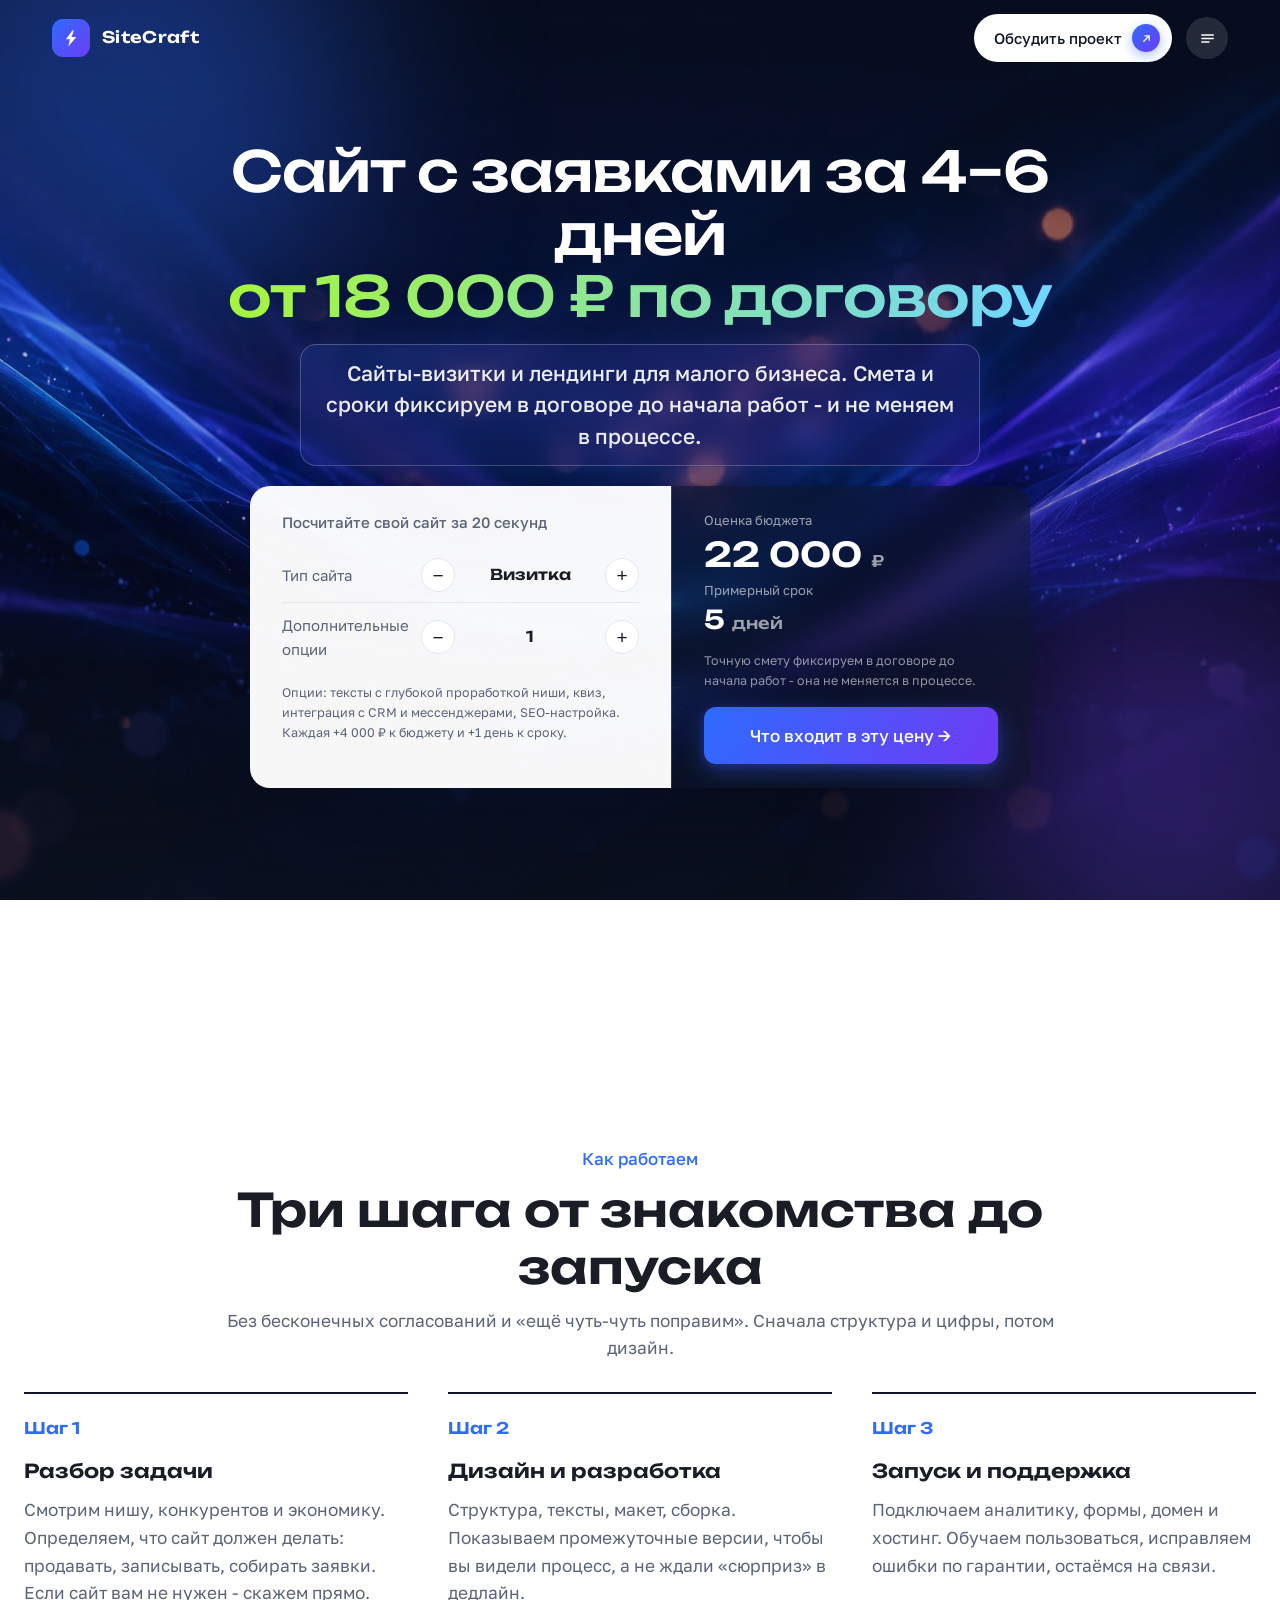
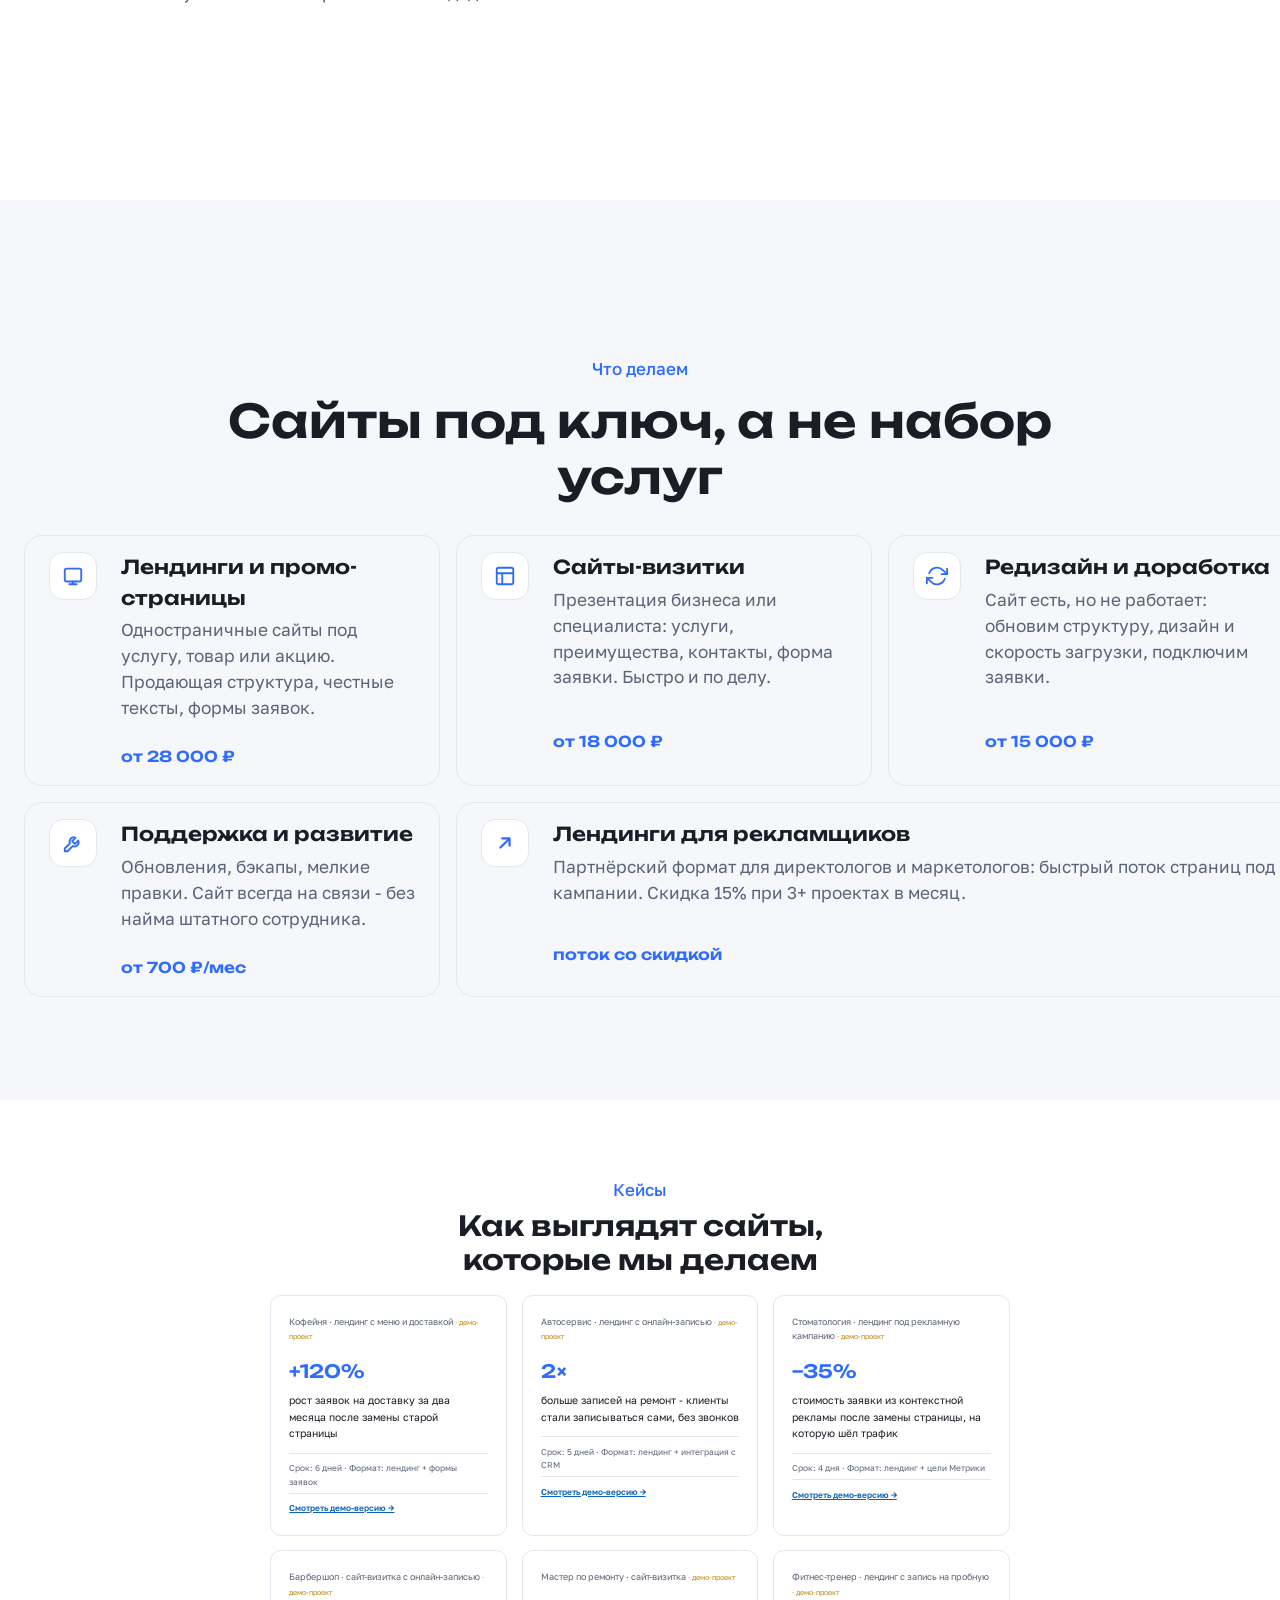
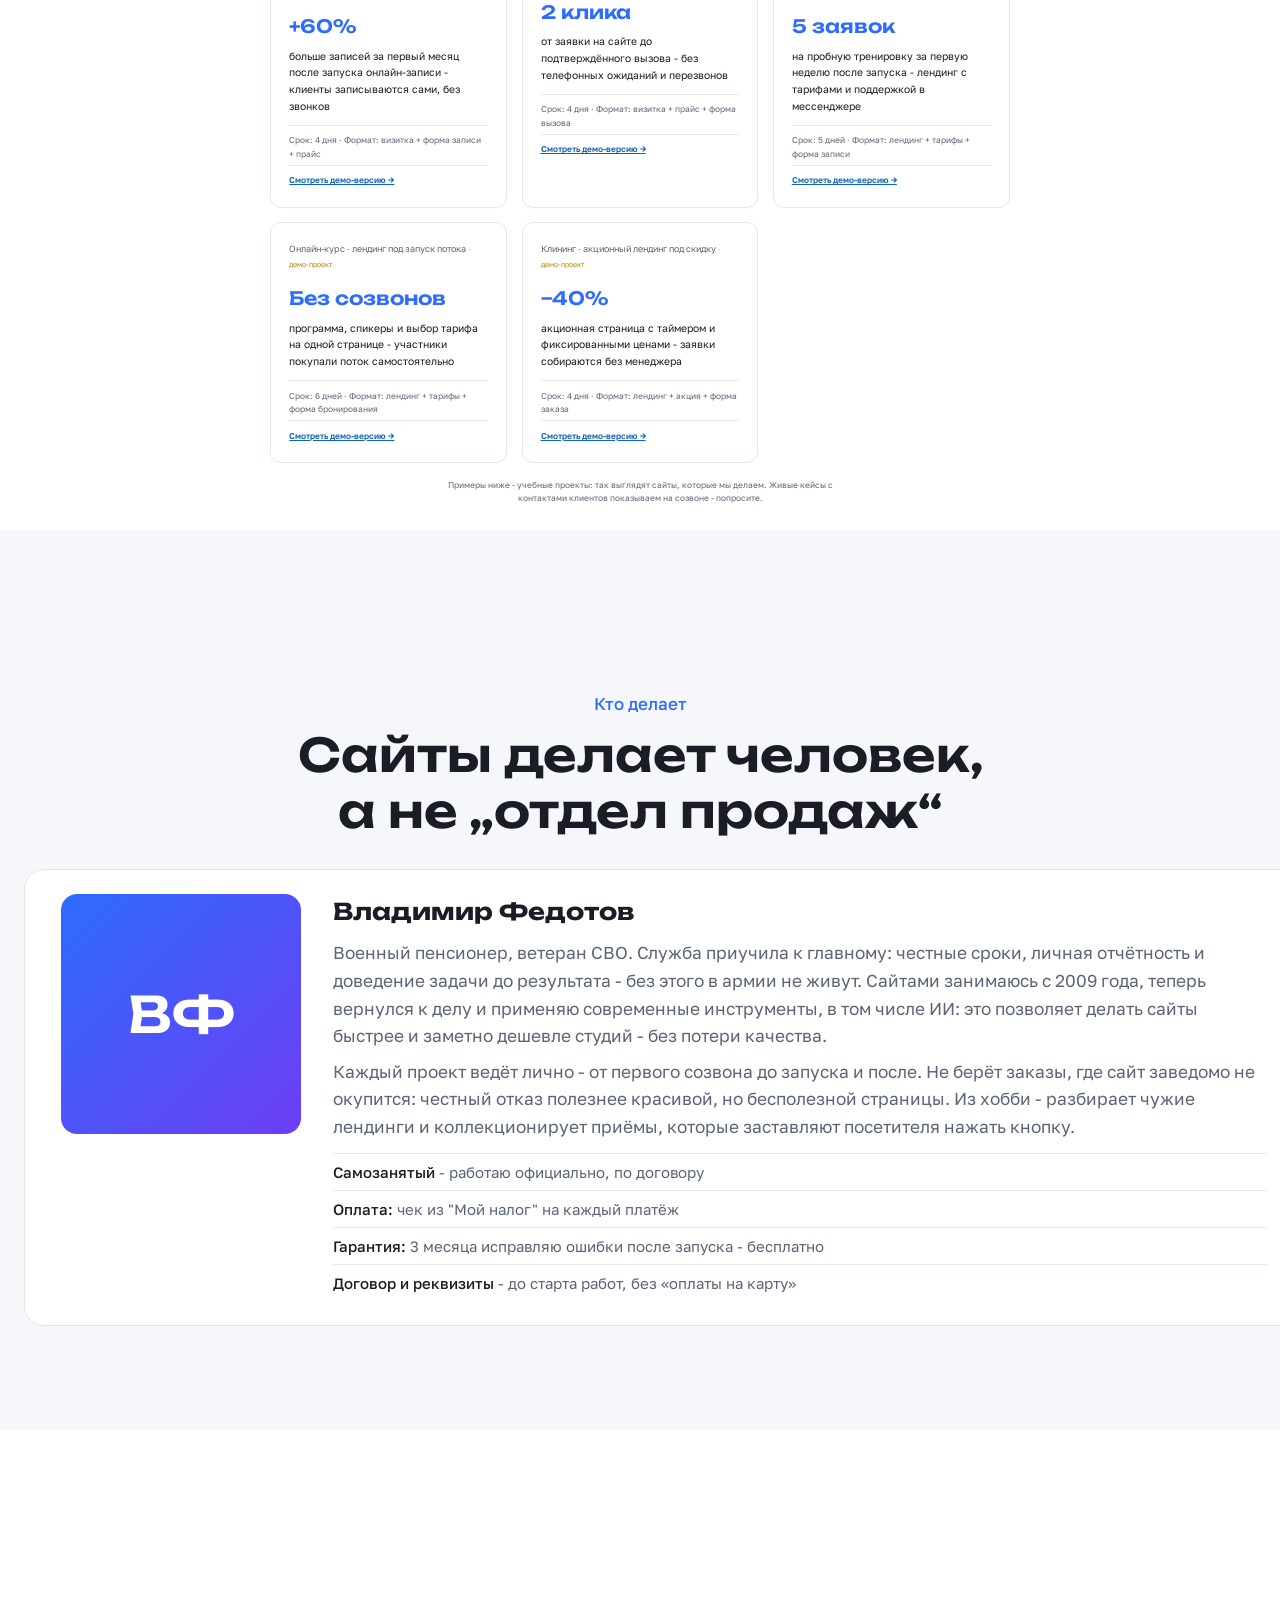
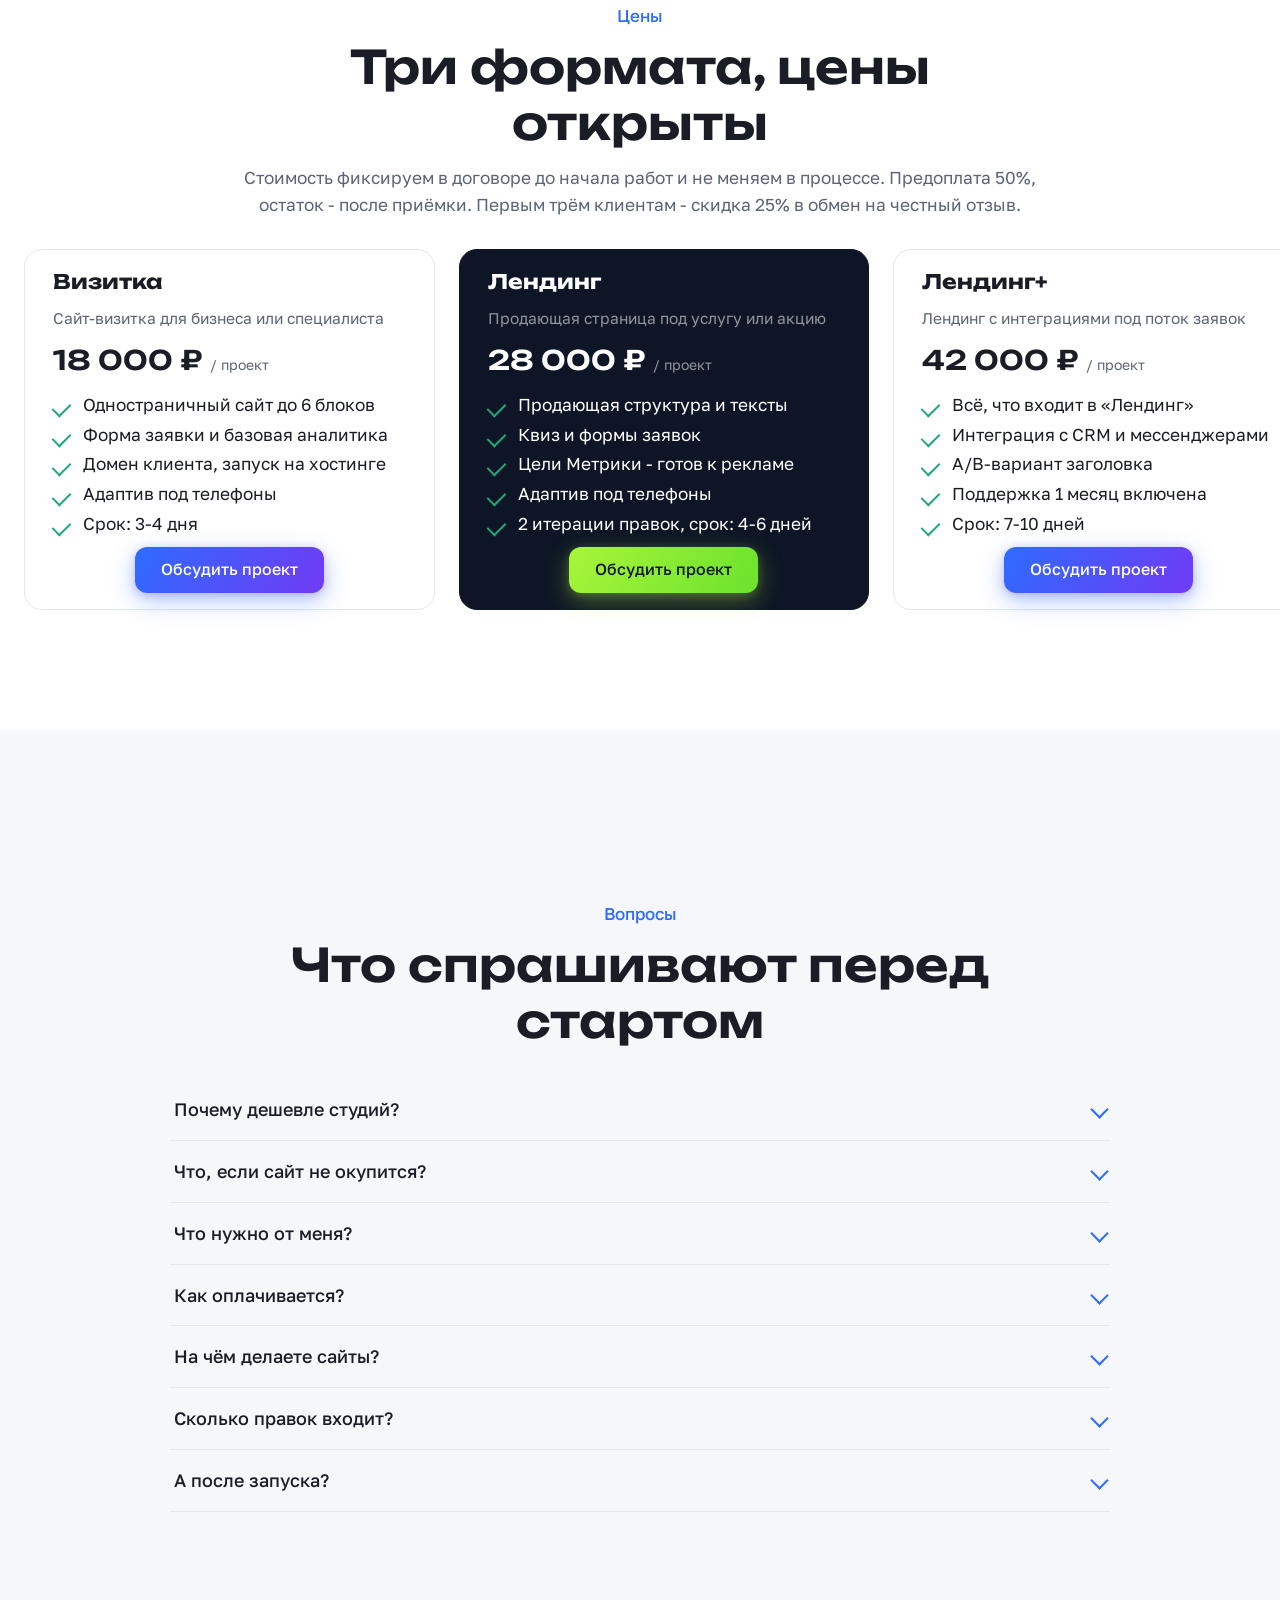
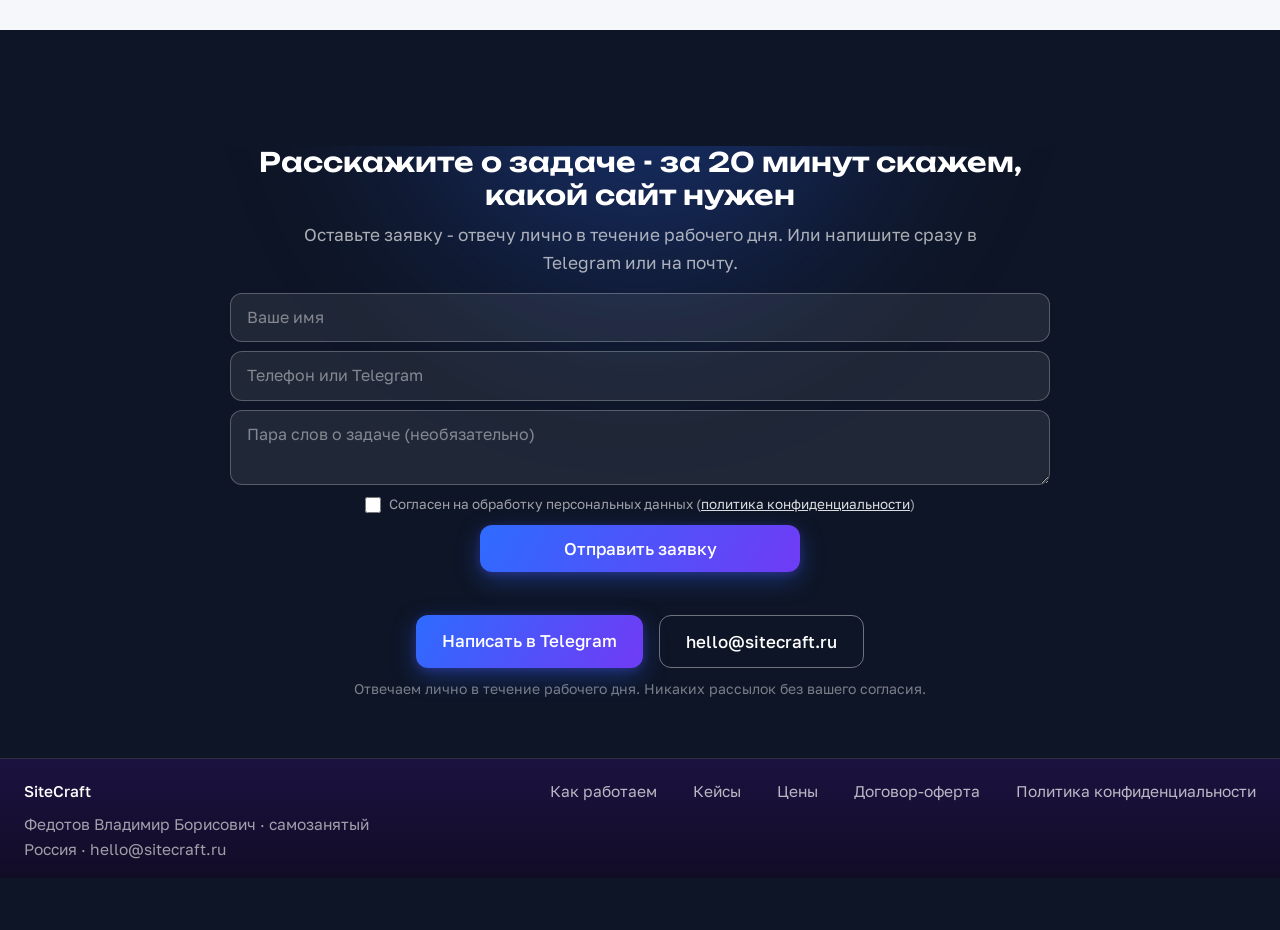
<file: index.html>
<!DOCTYPE html>
<html lang="ru">
<head>
<meta charset="UTF-8">
<meta name="viewport" content="width=device-width, initial-scale=1.0">
<title>Создание сайтов для малого бизнеса за 3–10 дней | SiteCraft</title>
<meta name="description" content="Создаю сайты-визитки и лендинги для малого бизнеса: от 18 000 ₽, 3–10 дней, договор, чек самозанятого.">
<link rel="canonical" href="https://fedotov1963-ux.github.io/SiteCraft/">
<meta property="og:title" content="Сайт с заявками за 4–6 дней — от 18 000 ₽ | SiteCraft">
<meta property="og:description" content="Сайты-визитки и лендинги для малого бизнеса. Цены открыты: от 18 000 ₽, договор, гарантия условиями.">
<meta property="og:type" content="website">
<meta property="og:url" content="https://fedotov1963-ux.github.io/SiteCraft/">
<meta property="og:image" content="https://fedotov1963-ux.github.io/SiteCraft/assets/og-image.png">
<meta property="og:locale" content="ru_RU">
<meta property="og:site_name" content="SiteCraft">
<link rel="icon" href="data:image/svg+xml,%3Csvg xmlns='http://www.w3.org/2000/svg' viewBox='0 0 32 32'%3E%3Crect width='32' height='32' rx='9' fill='%232E6BFF'/%3E%3Cpath d='M18 5 L9 18 h6 l-3 9 L23 13 h-7 l3 -8 z' fill='white'/%3E%3C/svg%3E">
<link rel="preconnect" href="https://fonts.googleapis.com">
<link rel="preconnect" href="https://fonts.gstatic.com" crossorigin>
<link href="https://fonts.googleapis.com/css2?family=Golos+Text:wght@400;500;700&family=Unbounded:wght@500;600&display=swap" rel="stylesheet">
<link rel="stylesheet" href="css/style.css?v=28">
</head>
<body>

<header id="header">
  <nav class="nav">
    <a class="nav-logo" href="#top">
      <span class="mark">
        <svg viewBox="0 0 24 24" fill="none"><path d="M13 2 L5 13 h5 l-2 9 L18 10 h-6 l3 -8 z" fill="#fff"/></svg>
      </span>
      <span>SiteCraft</span>
    </a>
    <div class="nav-right">
      <a class="pill" href="#contacts">
        <span>Обсудить проект</span>
        <span class="circle">
          <svg viewBox="0 0 24 24" fill="none" stroke-width="2.4" stroke-linecap="round" stroke-linejoin="round"><path d="M7 17 L17 7 M9 7 h8 v8"/></svg>
        </span>
      </a>
      <button class="burger" id="burger" aria-label="Меню" aria-expanded="false">
        <svg viewBox="0 0 24 24" fill="none" stroke-width="2.2" stroke-linecap="round"><path d="M4 7h16M4 12h16M4 17h10"/></svg>
      </button>
    </div>
  </nav>
  <div class="mobile-menu" id="mobileMenu">
    <a href="#steps">Как работаем</a>
    <a href="#services">Что делаем</a>
    <a href="#cases">Кейсы</a>
    <a href="#pricing">Цены</a>
    <a href="#faq">Вопросы</a>
  </div>
</header>

<!-- Hero -->
<section class="hero" id="top" style="padding:0;">
  <div class="hero-bg" role="img" aria-label="Абстрактный тёмный фон со световыми линиями"></div>
  <div class="orb orb-1" aria-hidden="true"></div>
  <div class="orb orb-2" aria-hidden="true"></div>
  <div class="hero-inner">
    <div class="hero-top">
      <h1>Сайт с заявками за 4–6 дней<br><span class="grad-text">от 18 000 ₽ по договору</span></h1>
      <p class="sub">Сайты-визитки и лендинги для малого бизнеса. Смета и сроки фиксируем в договоре до начала работ - и не меняем в процессе.</p>
    </div>
    <div class="calc-wrap">
    <div class="calc">
      <div class="calc-input">
        <h3>Посчитайте свой сайт за 20 секунд</h3>
        <div class="stepper-row">
          <span class="lbl">Тип сайта</span>
          <div class="stepper">
            <button type="button" data-target="type" data-dir="-1" aria-label="Предыдущий тип">−</button>
            <span class="val" id="typeVal">Лендинг</span>
            <button type="button" data-target="type" data-dir="1" aria-label="Следующий тип">+</button>
          </div>
        </div>
        <div class="stepper-row">
          <span class="lbl">Дополнительные опции</span>
          <div class="stepper">
            <button type="button" data-target="opts" data-dir="-1" aria-label="Меньше опций">−</button>
            <span class="val" id="optsVal">1</span>
            <button type="button" data-target="opts" data-dir="1" aria-label="Больше опций">+</button>
          </div>
        </div>
        <p class="hint">Опции: тексты с глубокой проработкой ниши, квиз, интеграция с CRM и мессенджерами, SEO-настройка. Каждая +4 000 ₽ к бюджету и +1 день к сроку.</p>
      </div>
      <div class="calc-out">
        <div class="lbl">Оценка бюджета</div>
        <div class="big" id="budget">22 000 <small>₽</small></div>
        <div class="lbl">Примерный срок</div>
        <div class="big" id="termOut">5 <small>дней</small></div>
        <p class="note">Точную смету фиксируем в договоре до начала работ - она не меняется в процессе.</p>
        <a class="btn btn-primary" href="#pricing" id="calcCta">Что входит в эту цену →</a>
      </div>
    </div>
    </div>
  </div>
</section>

<!-- Этапы -->
<section id="steps">
  <div class="container">
    <div class="section-head">
      <p class="section-label">Как работаем</p>
      <h2>Три шага от знакомства до запуска</h2>
      <p class="section-sub">Без бесконечных согласований и «ещё чуть-чуть поправим». Сначала структура и цифры, потом дизайн.</p>
    </div>
    <div class="steps-grid">
      <div class="step reveal">
        <span class="num">Шаг 1</span>
        <h3>Разбор задачи</h3>
        <p>Смотрим нишу, конкурентов и экономику. Определяем, что сайт должен делать: продавать, записывать, собирать заявки. Если сайт вам не нужен - скажем прямо.</p>
      </div>
      <div class="step reveal">
        <span class="num">Шаг 2</span>
        <h3>Дизайн и разработка</h3>
        <p>Структура, тексты, макет, сборка. Показываем промежуточные версии, чтобы вы видели процесс, а не ждали «сюрприз» в дедлайн.</p>
      </div>
      <div class="step reveal">
        <span class="num">Шаг 3</span>
        <h3>Запуск и поддержка</h3>
        <p>Подключаем аналитику, формы, домен и хостинг. Обучаем пользоваться, исправляем ошибки по гарантии, остаёмся на связи.</p>
      </div>
    </div>
  </div>
</section>

<!-- Услуги -->
<section class="services" id="services">
  <div class="container">
    <div class="section-head">
      <p class="section-label">Что делаем</p>
      <h2>Сайты под ключ, а не набор услуг</h2>
    </div>
    <div class="svc-list">
      <div class="svc reveal">
        <span class="icon"><svg viewBox="0 0 24 24" fill="none" stroke-width="2" stroke-linecap="round" stroke-linejoin="round"><rect x="3" y="4" width="18" height="14" rx="2"/><path d="M8 21h8M12 18v3"/></svg></span>
        <div>
          <h3>Лендинги и промо-страницы</h3>
          <p>Одностраничные сайты под услугу, товар или акцию. Продающая структура, честные тексты, формы заявок.</p>
        </div>
        <span class="tag">от 28 000 ₽</span>
      </div>
      <div class="svc reveal">
        <span class="icon"><svg viewBox="0 0 24 24" fill="none" stroke-width="2" stroke-linecap="round" stroke-linejoin="round"><rect x="3" y="3" width="18" height="18" rx="2"/><path d="M3 9h18M9 21V9"/></svg></span>
        <div>
          <h3>Сайты-визитки</h3>
          <p>Презентация бизнеса или специалиста: услуги, преимущества, контакты, форма заявки. Быстро и по делу.</p>
        </div>
        <span class="tag">от 18 000 ₽</span>
      </div>
      <div class="svc reveal">
        <span class="icon"><svg viewBox="0 0 24 24" fill="none" stroke-width="2" stroke-linecap="round" stroke-linejoin="round"><path d="M23 4v6h-6M1 20v-6h6"/><path d="M3.5 9a9 9 0 0 1 14.9-3.4L23 10M1 14l4.6 4.4A9 9 0 0 0 20.5 15"/></svg></span>
        <div>
          <h3>Редизайн и доработка</h3>
          <p>Сайт есть, но не работает: обновим структуру, дизайн и скорость загрузки, подключим заявки.</p>
        </div>
        <span class="tag">от 15 000 ₽</span>
      </div>
      <div class="svc reveal">
        <span class="icon"><svg viewBox="0 0 24 24" fill="none" stroke-width="2" stroke-linecap="round" stroke-linejoin="round"><path d="M14.7 6.3a4.5 4.5 0 0 0-6 6L3 18v3h3l5.7-5.7a4.5 4.5 0 0 0 6-6L14 13l-3-3z"/></svg></span>
        <div>
          <h3>Поддержка и развитие</h3>
          <p>Обновления, бэкапы, мелкие правки. Сайт всегда на связи - без найма штатного сотрудника.</p>
        </div>
        <span class="tag">от 700 ₽/мес</span>
      </div>
      <div class="svc reveal">
        <span class="icon"><svg viewBox="0 0 24 24" fill="none" stroke-width="2.4" stroke-linecap="round" stroke-linejoin="round"><path d="M7 17 L17 7 M9 7 h8 v8"/></svg></span>
        <div>
          <h3>Лендинги для рекламщиков</h3>
          <p>Партнёрский формат для директологов и маркетологов: быстрый поток страниц под кампании. Скидка 15% при 3+ проектах в месяц.</p>
        </div>
        <span class="tag">поток со скидкой</span>
      </div>
    </div>
  </div>
</section>

<!-- Кейсы -->
<section id="cases">
  <div class="container">
    <div class="section-head">
      <p class="section-label">Кейсы</p>
      <h2>Как выглядят сайты, которые мы делаем</h2>
    </div>
    <div class="cases">
      <div class="case reveal">
        <p class="who">Кофейня · лендинг с меню и доставкой <span style="color:#b8860b;font-size:12px">· демо-проект</span></p>
        <div class="metric">+120%</div>
        <p class="what">рост заявок на доставку за два месяца после замены старой страницы</p>
        <p class="term">Срок: 6 дней · Формат: лендинг + формы заявок</p>
        <p class="term" style="margin-top:6px"><a href="cases/coffee.html" target="_blank" rel="noopener" style="color:#0e63b8;font-weight:600">Смотреть демо-версию →</a></p>
      </div>
      <div class="case reveal">
        <p class="who">Автосервис · лендинг с онлайн-записью <span style="color:#b8860b;font-size:12px">· демо-проект</span></p>
        <div class="metric">2×</div>
        <p class="what">больше записей на ремонт - клиенты стали записываться сами, без звонков</p>
        <p class="term">Срок: 5 дней · Формат: лендинг + интеграция с CRM</p>
        <p class="term" style="margin-top:6px"><a href="cases/autoservice.html" target="_blank" rel="noopener" style="color:#0e63b8;font-weight:600">Смотреть демо-версию →</a></p>
      </div>
      <div class="case reveal">
        <p class="who">Стоматология · лендинг под рекламную кампанию <span style="color:#b8860b;font-size:12px">· демо-проект</span></p>
        <div class="metric">−35%</div>
        <p class="what">стоимость заявки из контекстной рекламы после замены страницы, на которую шёл трафик</p>
        <p class="term">Срок: 4 дня · Формат: лендинг + цели Метрики</p>
        <p class="term" style="margin-top:6px"><a href="cases/dentistry.html" target="_blank" rel="noopener" style="color:#0e63b8;font-weight:600">Смотреть демо-версию →</a></p>
      </div>
      <div class="case reveal">
        <p class="who">Барбершоп · сайт-визитка с онлайн-записью <span style="color:#b8860b;font-size:12px">· демо-проект</span></p>
        <div class="metric">+60%</div>
        <p class="what">больше записей за первый месяц после запуска онлайн-записи - клиенты записываются сами, без звонков</p>
        <p class="term">Срок: 4 дня · Формат: визитка + форма записи + прайс</p>
        <p class="term" style="margin-top:6px"><a href="cases/barbershop.html" target="_blank" rel="noopener" style="color:#0e63b8;font-weight:600">Смотреть демо-версию →</a></p>
      </div>
      <div class="case reveal">
        <p class="who">Мастер по ремонту · сайт-визитка <span style="color:#b8860b;font-size:12px">· демо-проект</span></p>
        <div class="metric">2 клика</div>
        <p class="what">от заявки на сайте до подтверждённого вызова - без телефонных ожиданий и перезвонов</p>
        <p class="term">Срок: 4 дня · Формат: визитка + прайс + форма вызова</p>
        <p class="term" style="margin-top:6px"><a href="cases/repair.html" target="_blank" rel="noopener" style="color:#0e63b8;font-weight:600">Смотреть демо-версию →</a></p>
      </div>
      <div class="case reveal">
        <p class="who">Фитнес-тренер · лендинг с запись на пробную <span style="color:#b8860b;font-size:12px">· демо-проект</span></p>
        <div class="metric">5 заявок</div>
        <p class="what">на пробную тренировку за первую неделю после запуска - лендинг с тарифами и поддержкой в мессенджере</p>
        <p class="term">Срок: 5 дней · Формат: лендинг + тарифы + форма записи</p>
        <p class="term" style="margin-top:6px"><a href="cases/fitness.html" target="_blank" rel="noopener" style="color:#0e63b8;font-weight:600">Смотреть демо-версию →</a></p>
      </div>
      <div class="case reveal">
        <p class="who">Онлайн-курс · лендинг под запуск потока <span style="color:#b8860b;font-size:12px">· демо-проект</span></p>
        <div class="metric">Без созвонов</div>
        <p class="what">программа, спикеры и выбор тарифа на одной странице - участники покупали поток самостоятельно</p>
        <p class="term">Срок: 6 дней · Формат: лендинг + тарифы + форма бронирования</p>
        <p class="term" style="margin-top:6px"><a href="cases/course.html" target="_blank" rel="noopener" style="color:#0e63b8;font-weight:600">Смотреть демо-версию →</a></p>
      </div>
      <div class="case reveal">
        <p class="who">Клининг · акционный лендинг под скидку <span style="color:#b8860b;font-size:12px">· демо-проект</span></p>
        <div class="metric">−40%</div>
        <p class="what">акционная страница с таймером и фиксированными ценами - заявки собираются без менеджера</p>
        <p class="term">Срок: 4 дня · Формат: лендинг + акция + форма заказа</p>
        <p class="term" style="margin-top:6px"><a href="cases/promo.html" target="_blank" rel="noopener" style="color:#0e63b8;font-weight:600">Смотреть демо-версию →</a></p>
      </div>
    </div>
    <p class="cases-note">Примеры ниже - учебные проекты: так выглядят сайты, которые мы делаем. Живые кейсы с контактами клиентов показываем на созвоне - попросите.</p>
  </div>
</section>

<!-- Автор -->
<section class="author" id="author">
  <div class="container">
    <div class="section-head">
      <p class="section-label">Кто делает</p>
      <h2>Сайты делает человек,<br>а не „отдел продаж“</h2>
    </div>
    <div class="author-box reveal">
      <div class="author-photo" aria-hidden="true">ВФ</div>
      <div>
        <h3>Владимир Федотов</h3>
        <p>Военный пенсионер, ветеран СВО. Служба приучила к главному: честные сроки, личная отчётность и доведение задачи до результата - без этого в армии не живут. Сайтами занимаюсь с 2009 года, теперь вернулся к делу и применяю современные инструменты, в том числе ИИ: это позволяет делать сайты быстрее и заметно дешевле студий - без потери качества.</p>
        <p>Каждый проект ведёт лично - от первого созвона до запуска и после. Не берёт заказы, где сайт заведомо не окупится: честный отказ полезнее красивой, но бесполезной страницы. Из хобби - разбирает чужие лендинги и коллекционирует приёмы, которые заставляют посетителя нажать кнопку.</p>
        <ul class="requisites">
          <li><b>Самозанятый</b> - работаю официально, по договору</li>
          <li><b>Оплата:</b> чек из "Мой налог" на каждый платёж</li>
          <li><b>Гарантия:</b> 3 месяца исправляю ошибки после запуска - бесплатно</li>
          <li><b>Договор и реквизиты</b> - до старта работ, без «оплаты на карту»</li>
        </ul>
      </div>
    </div>
  </div>
</section>

<!-- Цены -->
<section id="pricing">
  <div class="container">
    <div class="section-head">
      <p class="section-label">Цены</p>
      <h2>Три формата, цены открыты</h2>
      <p class="section-sub">Стоимость фиксируем в договоре до начала работ и не меняем в процессе. Предоплата 50%, остаток - после приёмки. Первым трём клиентам - скидка 25% в обмен на честный отзыв.</p>
    </div>
    <div class="pricing">
      <div class="price-card reveal">
        <h3>Визитка</h3>
        <p class="for">Сайт-визитка для бизнеса или специалиста</p>
        <div class="price">18 000 ₽ <small>/ проект</small></div>
        <ul>
          <li>Одностраничный сайт до 6 блоков</li>
          <li>Форма заявки и базовая аналитика</li>
          <li>Домен клиента, запуск на хостинге</li>
          <li>Адаптив под телефоны</li>
          <li>Срок: 3-4 дня</li>
        </ul>
        <a class="btn btn-primary" href="#contacts">Обсудить проект</a>
      </div>
      <div class="price-card featured reveal">
        <h3>Лендинг</h3>
        <p class="for">Продающая страница под услугу или акцию</p>
        <div class="price">28 000 ₽ <small>/ проект</small></div>
        <ul>
          <li>Продающая структура и тексты</li>
          <li>Квиз и формы заявок</li>
          <li>Цели Метрики - готов к рекламе</li>
          <li>Адаптив под телефоны</li>
          <li>2 итерации правок, срок: 4-6 дней</li>
        </ul>
        <a class="btn btn-primary" href="#contacts">Обсудить проект</a>
      </div>
      <div class="price-card reveal">
        <h3>Лендинг+</h3>
        <p class="for">Лендинг с интеграциями под поток заявок</p>
        <div class="price">42 000 ₽ <small>/ проект</small></div>
        <ul>
          <li>Всё, что входит в «Лендинг»</li>
          <li>Интеграция с CRM и мессенджерами</li>
          <li>A/B-вариант заголовка</li>
          <li>Поддержка 1 месяц включена</li>
          <li>Срок: 7-10 дней</li>
        </ul>
        <a class="btn btn-primary" href="#contacts">Обсудить проект</a>
      </div>
    </div>
  </div>
</section>

<!-- FAQ -->
<section class="services" id="faq">
  <div class="container">
    <div class="section-head">
      <p class="section-label">Вопросы</p>
      <h2>Что спрашивают перед стартом</h2>
    </div>
    <div class="faq">
      <details class="reveal">
        <summary>Почему дешевле студий?</summary>
        <p>Работаю один и использую ИИ как инструмент ускорения - черновики, вёрстку, тесты. Структуру, тексты и приёмку делаю сам. Поэтому 18 000 ₽ вместо 80 000 ₽, а ответственность - личная, как у студии.</p>
      </details>
      <details class="reveal">
        <summary>Что, если сайт не окупится?</summary>
        <p>Скажу честно до договора, если ниша не тянет сайт, - лучше сэкономите 18 000 ₽. Если берусь за проект, значит, считаю, что он окупится.</p>
      </details>
      <details class="reveal">
        <summary>Что нужно от меня?</summary>
        <p>Описание бизнеса, доступы к старому сайту (если есть) и 1-2 часа в неделю на согласования. Тексты пишем мы - вам останется проверить факты.</p>
      </details>
      <details class="reveal">
        <summary>Как оплачивается?</summary>
        <p>Предоплата 50%, остаток - после приёмки. На Авито и Kwork работаю через безопасную сделку. После каждого платежа - чек из «Мой налог», работаю официально как самозанятый.</p>
      </details>
      <details class="reveal">
        <summary>На чём делаете сайты?</summary>
        <p>Подбираем под задачу: современные конструкторы без абонентской платы, Tilda, WordPress или самописная сборка. Не привязываем вас к себе - по договору сайт и доступы принадлежат вам.</p>
      </details>
      <details class="reveal">
        <summary>Сколько правок входит?</summary>
        <p>Две итерации правок на каждом этапе. Обычно этого хватает, потому что показываем промежуточные версии, а не ждём дедлайна.</p>
      </details>
      <details class="reveal">
        <summary>А после запуска?</summary>
        <p>3 месяца исправляю ошибки бесплатно. Дальше - по желанию: поддержка от 700 ₽/мес или разовые задачи. Правки сверх двух итераций - 1 500 ₽/час.</p>
      </details>
    </div>
  </div>
</section>

<!-- Финальный CTA и подвал: на компьютере - один общий экран -->
<div class="tail">
<section class="final" id="contacts">
  <div class="container">
    <h2>Расскажите о задаче - за 20 минут скажем, какой сайт нужен</h2>
    <p>Оставьте заявку - отвечу лично в течение рабочего дня. Или напишите сразу в Telegram или на почту.</p>
    <form id="leadForm" action="https://formsubmit.co/ajax/fedotov1963@yandex.ru" method="POST">
      <input type="text" name="_honey" style="display:none" tabindex="-1" autocomplete="off">
      <input type="hidden" name="_subject" value="Заявка с сайта SiteCraft">
      <input type="hidden" name="_template" value="table">
      <input type="hidden" name="_captcha" value="false">
      <input type="text" name="Имя" placeholder="Ваше имя" required>
      <input type="tel" name="Телефон или Telegram" placeholder="Телефон или Telegram" autocomplete="tel" required>
      <textarea name="Сообщение" placeholder="Пара слов о задаче (необязательно)" rows="2"></textarea>
      <label class="consent">
        <input type="checkbox" required>
        <span>Согласен на обработку персональных данных (<a href="privacy.html" style="color:rgba(255,255,255,.85);">политика конфиденциальности</a>)</span>
      </label>
      <button class="btn btn-primary" type="submit">Отправить заявку</button>
      <p class="form-status" id="formStatus"></p>
    </form>
    <div class="actions">
      <a class="btn btn-primary" href="https://t.me/sitecraft_studio" target="_blank" rel="noopener">Написать в Telegram</a>
      <a class="btn btn-ghost-dark" href="mailto:hello@sitecraft.ru">hello@sitecraft.ru</a>
    </div>
    <p class="fine">Отвечаем лично в течение рабочего дня. Никаких рассылок без вашего согласия.</p>
  </div>
</section>

<footer>
  <div class="container footer-grid">
    <div>
      <p style="color:#fff; font-weight:500; margin-bottom:8px;">SiteCraft</p>
      <p>Федотов Владимир Борисович · самозанятый</p>
      <p>Россия · hello@sitecraft.ru</p>
    </div>
    <ul class="footer-links">
      <li><a href="#steps">Как работаем</a></li>
      <li><a href="#cases">Кейсы</a></li>
      <li><a href="#pricing">Цены</a></li>
      <li><a href="oferta.html">Договор-оферта</a></li>
      <li><a href="privacy.html">Политика конфиденциальности</a></li>
    </ul>
  </div>
</footer>
</div>

<script src="js/main.js?v=12" defer></script>
</body>
</html>
</file>
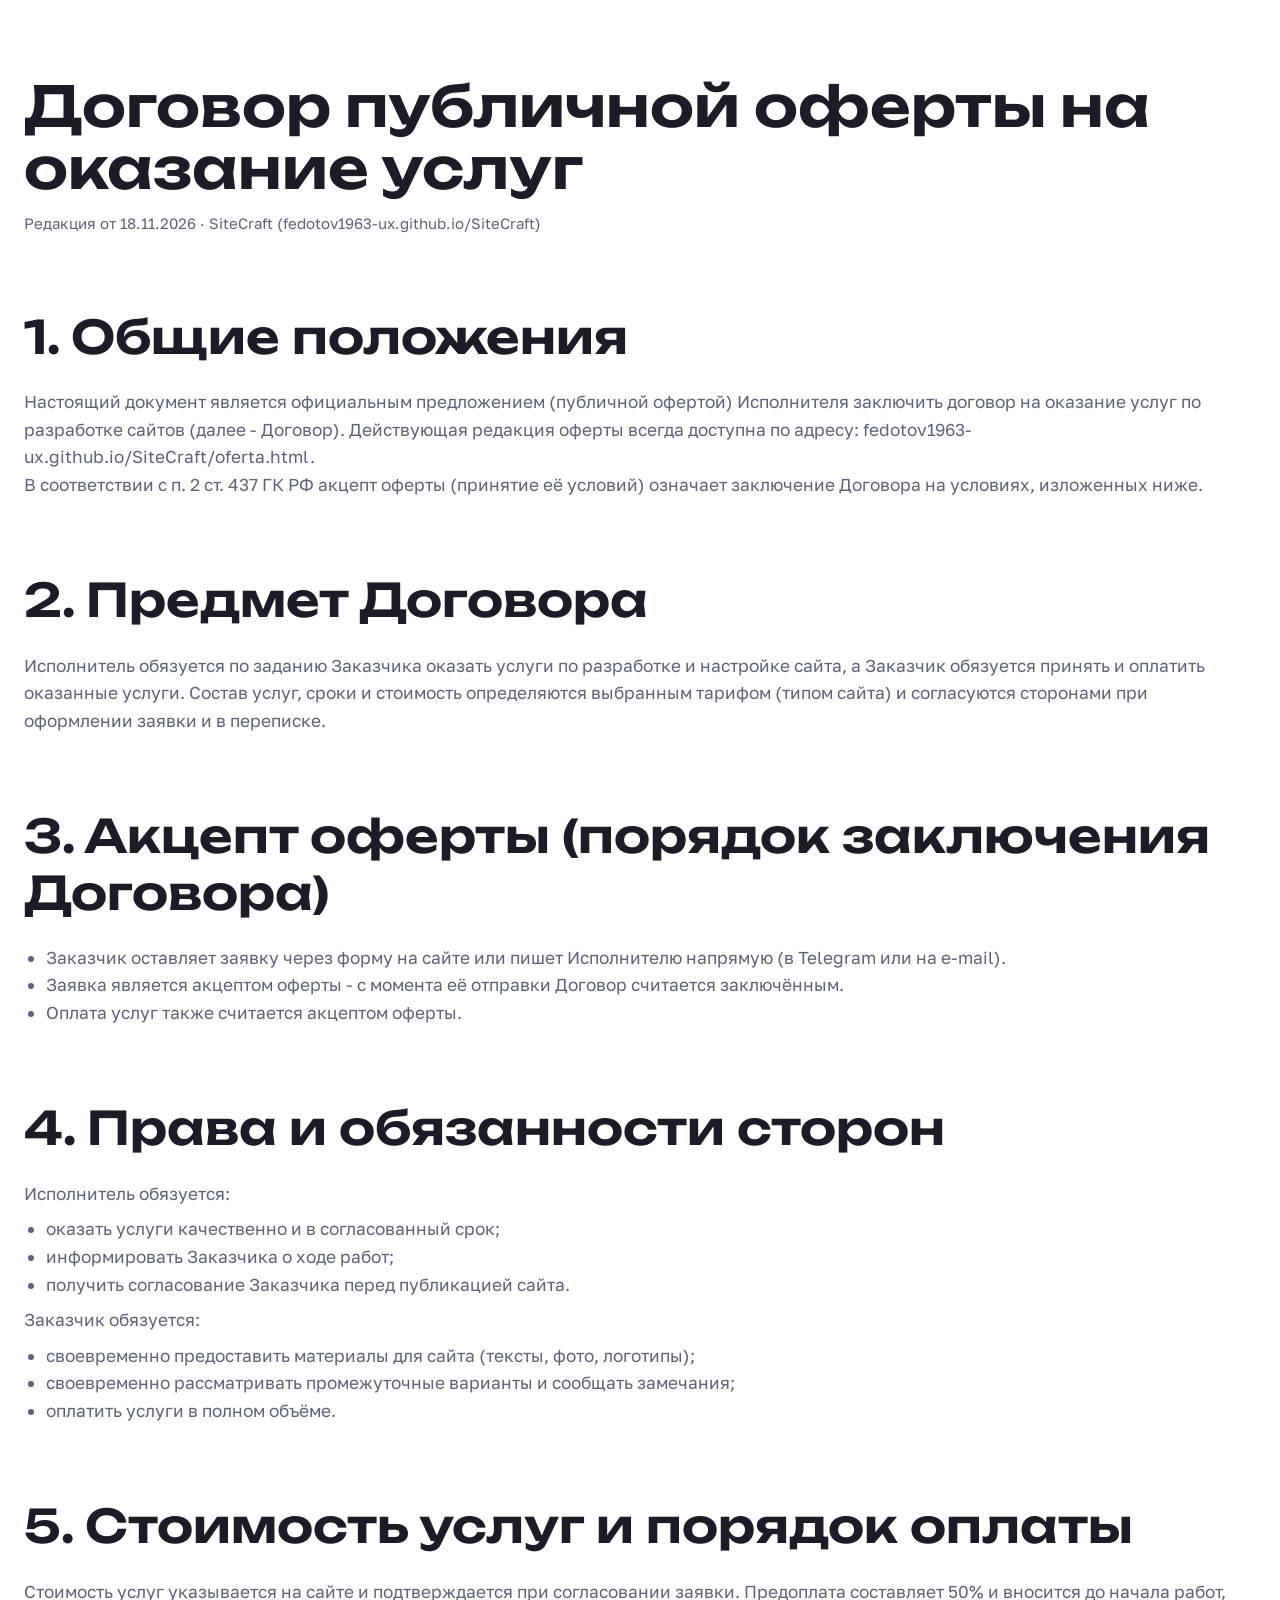
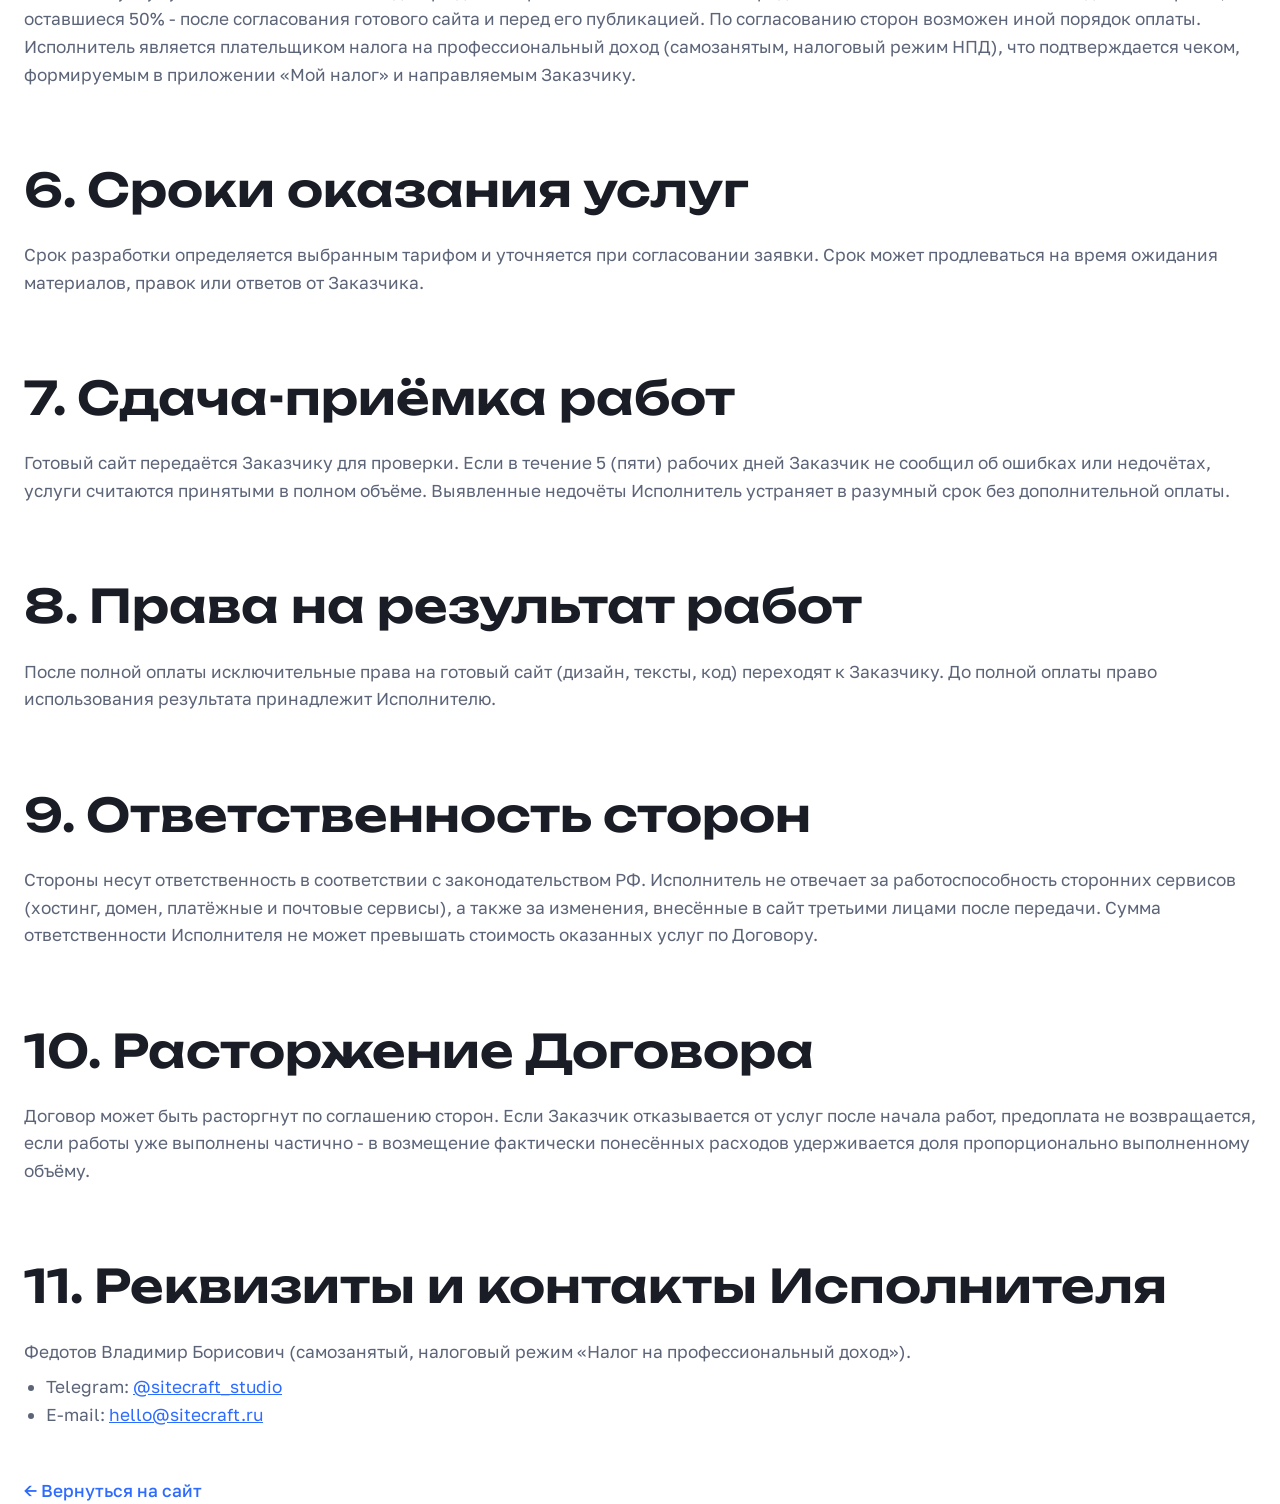
<file: oferta.html>
<!DOCTYPE html>
<html lang="ru">
<head>
<meta charset="UTF-8">
<meta name="viewport" content="width=device-width, initial-scale=1.0">
<title>Договор-оферта - SiteCraft</title>
<meta name="description" content="Публичная оферта на оказание услуг по разработке сайтов SiteCraft.">
<link rel="canonical" href="https://fedotov1963-ux.github.io/SiteCraft/oferta.html">
<meta property="og:title" content="Договор-оферта - SiteCraft">
<meta property="og:description" content="Публичная оферта на оказание услуг по разработке сайтов SiteCraft.">
<meta property="og:type" content="website">
<meta property="og:url" content="https://fedotov1963-ux.github.io/SiteCraft/oferta.html">
<meta property="og:image" content="https://fedotov1963-ux.github.io/SiteCraft/assets/og-image.png">
<meta property="og:locale" content="ru_RU">
<meta property="og:site_name" content="SiteCraft">
<link rel="icon" href="data:image/svg+xml,%3Csvg xmlns='http://www.w3.org/2000/svg' viewBox='0 0 32 32'%3E%3Crect width='32' height='32' rx='9' fill='%232E6BFF'/%3E%3Cpath d='M18 5 L9 18 h6 l-3 9 L23 13 h-7 l3 -8 z' fill='white'/%3E%3C/svg%3E">
<link href="https://fonts.googleapis.com/css2?family=Golos+Text:wght@400;500;700&family=Unbounded:wght@500;600&display=swap" rel="stylesheet">
<link rel="stylesheet" href="css/style.css?v=28">
<style>
  /* Типографика и ширина блоков - как на главной (секция "Как работаем") */
  .legal { padding-top: 76px; }
  .legal h1 { font-size: clamp(32px, 5vw, 56px); font-weight: 600; line-height: 1.1; margin: 0 0 12px; }
  .legal .date { color: var(--muted); font-size: 15px; margin-bottom: 40px; }
  .legal h2 { margin: 1.6em 0 0.5em; }
  .legal p, .legal li { color: var(--muted); font-size: var(--txt); overflow-wrap: break-word; }
  .legal ul { padding-left: 22px; margin: 8px 0; }
  .legal a { color: var(--blue); }
  .legal .back { display: inline-block; margin-top: 40px; color: var(--blue); text-decoration: none; font-weight: 500; font-size: var(--txt); }
</style>
</head>
<body>
<div class="container legal">
  <h1>Договор публичной оферты на оказание услуг</h1>
  <p class="date">Редакция от 18.11.2026 · SiteCraft (fedotov1963-ux.github.io/SiteCraft)</p>

  <h2>1. Общие положения</h2>
  <p>Настоящий документ является официальным предложением (публичной офертой) Исполнителя заключить договор на оказание услуг по разработке сайтов (далее - Договор). Действующая редакция оферты всегда доступна по адресу: fedotov1963-ux.github.io/SiteCraft/oferta.html.</p>
  <p>В соответствии с п. 2 ст. 437 ГК РФ акцепт оферты (принятие её условий) означает заключение Договора на условиях, изложенных ниже.</p>

  <h2>2. Предмет Договора</h2>
  <p>Исполнитель обязуется по заданию Заказчика оказать услуги по разработке и настройке сайта, а Заказчик обязуется принять и оплатить оказанные услуги. Состав услуг, сроки и стоимость определяются выбранным тарифом (типом сайта) и согласуются сторонами при оформлении заявки и в переписке.</p>

  <h2>3. Акцепт оферты (порядок заключения Договора)</h2>
  <ul>
    <li>Заказчик оставляет заявку через форму на сайте или пишет Исполнителю напрямую (в Telegram или на e-mail).</li>
    <li>Заявка является акцептом оферты - с момента её отправки Договор считается заключённым.</li>
    <li>Оплата услуг также считается акцептом оферты.</li>
  </ul>

  <h2>4. Права и обязанности сторон</h2>
  <p>Исполнитель обязуется:</p>
  <ul>
    <li>оказать услуги качественно и в согласованный срок;</li>
    <li>информировать Заказчика о ходе работ;</li>
    <li>получить согласование Заказчика перед публикацией сайта.</li>
  </ul>
  <p>Заказчик обязуется:</p>
  <ul>
    <li>своевременно предоставить материалы для сайта (тексты, фото, логотипы);</li>
    <li>своевременно рассматривать промежуточные варианты и сообщать замечания;</li>
    <li>оплатить услуги в полном объёме.</li>
  </ul>

  <h2>5. Стоимость услуг и порядок оплаты</h2>
  <p>Стоимость услуг указывается на сайте и подтверждается при согласовании заявки. Предоплата составляет 50% и вносится до начала работ, оставшиеся 50% - после согласования готового сайта и перед его публикацией. По согласованию сторон возможен иной порядок оплаты.</p>
  <p>Исполнитель является плательщиком налога на профессиональный доход (самозанятым, налоговый режим НПД), что подтверждается чеком, формируемым в приложении «Мой налог» и направляемым Заказчику.</p>

  <h2>6. Сроки оказания услуг</h2>
  <p>Срок разработки определяется выбранным тарифом и уточняется при согласовании заявки. Срок может продлеваться на время ожидания материалов, правок или ответов от Заказчика.</p>

  <h2>7. Сдача-приёмка работ</h2>
  <p>Готовый сайт передаётся Заказчику для проверки. Если в течение 5 (пяти) рабочих дней Заказчик не сообщил об ошибках или недочётах, услуги считаются принятыми в полном объёме. Выявленные недочёты Исполнитель устраняет в разумный срок без дополнительной оплаты.</p>

  <h2>8. Права на результат работ</h2>
  <p>После полной оплаты исключительные права на готовый сайт (дизайн, тексты, код) переходят к Заказчику. До полной оплаты право использования результата принадлежит Исполнителю.</p>

  <h2>9. Ответственность сторон</h2>
  <p>Стороны несут ответственность в соответствии с законодательством РФ. Исполнитель не отвечает за работоспособность сторонних сервисов (хостинг, домен, платёжные и почтовые сервисы), а также за изменения, внесённые в сайт третьими лицами после передачи. Сумма ответственности Исполнителя не может превышать стоимость оказанных услуг по Договору.</p>

  <h2>10. Расторжение Договора</h2>
  <p>Договор может быть расторгнут по соглашению сторон. Если Заказчик отказывается от услуг после начала работ, предоплата не возвращается, если работы уже выполнены частично - в возмещение фактически понесённых расходов удерживается доля пропорционально выполненному объёму.</p>

  <h2>11. Реквизиты и контакты Исполнителя</h2>
  <p>Федотов Владимир Борисович (самозанятый, налоговый режим «Налог на профессиональный доход»).</p>
  <ul>
    <li>Telegram: <a href="https://t.me/sitecraft_studio" target="_blank" rel="noopener">@sitecraft_studio</a></li>
    <li>E-mail: <a href="mailto:hello@sitecraft.ru">hello@sitecraft.ru</a></li>
  </ul>

  <a class="back" href="index.html">&larr; Вернуться на сайт</a>
</div>
</body>
</html>
</file>
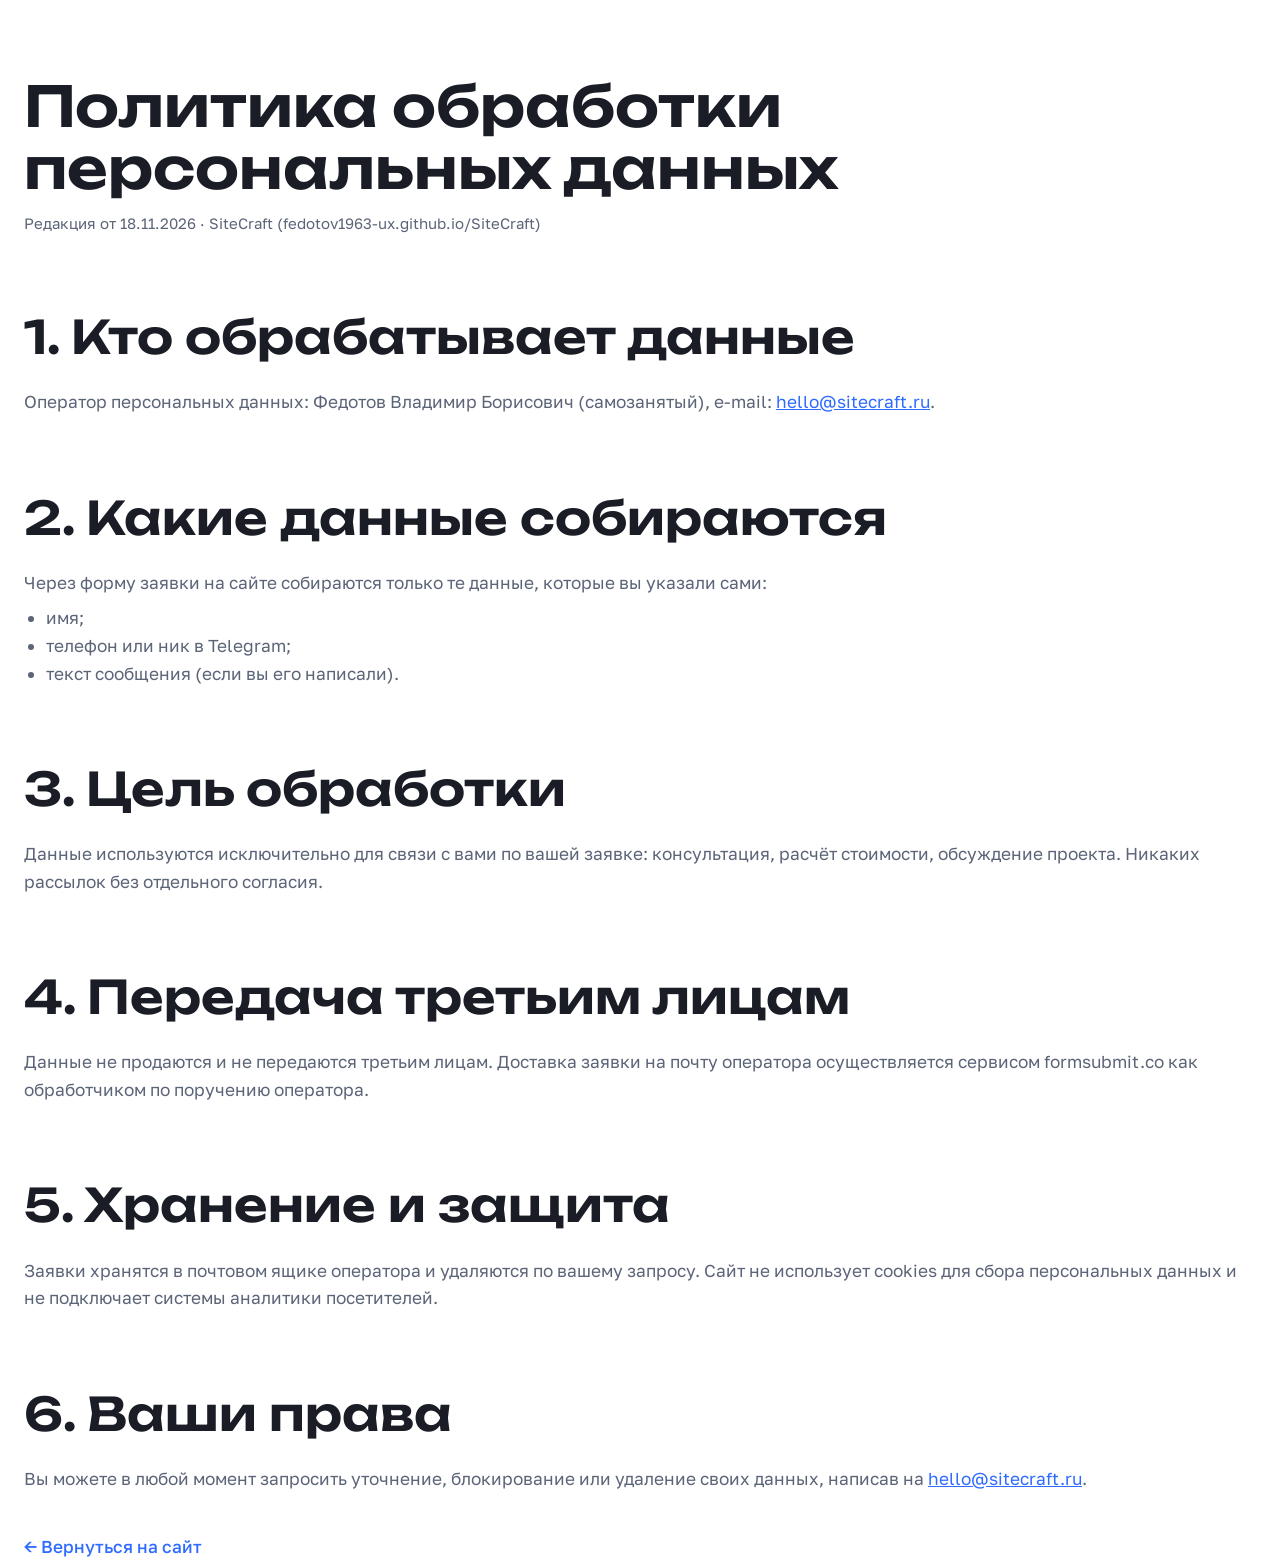
<file: privacy.html>
<!DOCTYPE html>
<html lang="ru">
<head>
<meta charset="UTF-8">
<meta name="viewport" content="width=device-width, initial-scale=1.0">
<title>Политика конфиденциальности - SiteCraft</title>
<meta name="description" content="Политика обработки персональных данных сайта SiteCraft.">
<link rel="canonical" href="https://fedotov1963-ux.github.io/SiteCraft/privacy.html">
<meta property="og:title" content="Политика конфиденциальности - SiteCraft">
<meta property="og:description" content="Политика обработки персональных данных сайта SiteCraft.">
<meta property="og:type" content="website">
<meta property="og:url" content="https://fedotov1963-ux.github.io/SiteCraft/privacy.html">
<meta property="og:image" content="https://fedotov1963-ux.github.io/SiteCraft/assets/og-image.png">
<meta property="og:locale" content="ru_RU">
<meta property="og:site_name" content="SiteCraft">
<link rel="icon" href="data:image/svg+xml,%3Csvg xmlns='http://www.w3.org/2000/svg' viewBox='0 0 32 32'%3E%3Crect width='32' height='32' rx='9' fill='%232E6BFF'/%3E%3Cpath d='M18 5 L9 18 h6 l-3 9 L23 13 h-7 l3 -8 z' fill='white'/%3E%3C/svg%3E">
<link href="https://fonts.googleapis.com/css2?family=Golos+Text:wght@400;500;700&family=Unbounded:wght@500;600&display=swap" rel="stylesheet">
<link rel="stylesheet" href="css/style.css?v=28">
<style>
  /* Типографика и ширина блоков - как на главной (секция "Как работаем") */
  .legal { padding-top: 76px; }
  .legal h1 { font-size: clamp(32px, 5vw, 56px); font-weight: 600; line-height: 1.1; margin: 0 0 12px; }
  .legal .date { color: var(--muted); font-size: 15px; margin-bottom: 40px; }
  .legal h2 { margin: 1.6em 0 0.5em; }
  .legal p, .legal li { color: var(--muted); font-size: var(--txt); overflow-wrap: break-word; }
  .legal ul { padding-left: 22px; margin: 8px 0; }
  .legal a { color: var(--blue); }
  .legal .back { display: inline-block; margin-top: 40px; color: var(--blue); text-decoration: none; font-weight: 500; font-size: var(--txt); }
</style>
</head>
<body>
<div class="container legal">
  <h1>Политика обработки персональных данных</h1>
  <p class="date">Редакция от 18.11.2026 · SiteCraft (fedotov1963-ux.github.io/SiteCraft)</p>

  <h2>1. Кто обрабатывает данные</h2>
  <p>Оператор персональных данных: Федотов Владимир Борисович (самозанятый), e-mail: <a href="mailto:hello@sitecraft.ru">hello@sitecraft.ru</a>.</p>

  <h2>2. Какие данные собираются</h2>
  <p>Через форму заявки на сайте собираются только те данные, которые вы указали сами:</p>
  <ul>
    <li>имя;</li>
    <li>телефон или ник в Telegram;</li>
    <li>текст сообщения (если вы его написали).</li>
  </ul>

  <h2>3. Цель обработки</h2>
  <p>Данные используются исключительно для связи с вами по вашей заявке: консультация, расчёт стоимости, обсуждение проекта. Никаких рассылок без отдельного согласия.</p>

  <h2>4. Передача третьим лицам</h2>
  <p>Данные не продаются и не передаются третьим лицам. Доставка заявки на почту оператора осуществляется сервисом formsubmit.co как обработчиком по поручению оператора.</p>

  <h2>5. Хранение и защита</h2>
  <p>Заявки хранятся в почтовом ящике оператора и удаляются по вашему запросу. Сайт не использует cookies для сбора персональных данных и не подключает системы аналитики посетителей.</p>

  <h2>6. Ваши права</h2>
  <p>Вы можете в любой момент запросить уточнение, блокирование или удаление своих данных, написав на <a href="mailto:hello@sitecraft.ru">hello@sitecraft.ru</a>.</p>

  <a class="back" href="index.html">&larr; Вернуться на сайт</a>
</div>
</body>
</html>
</file>
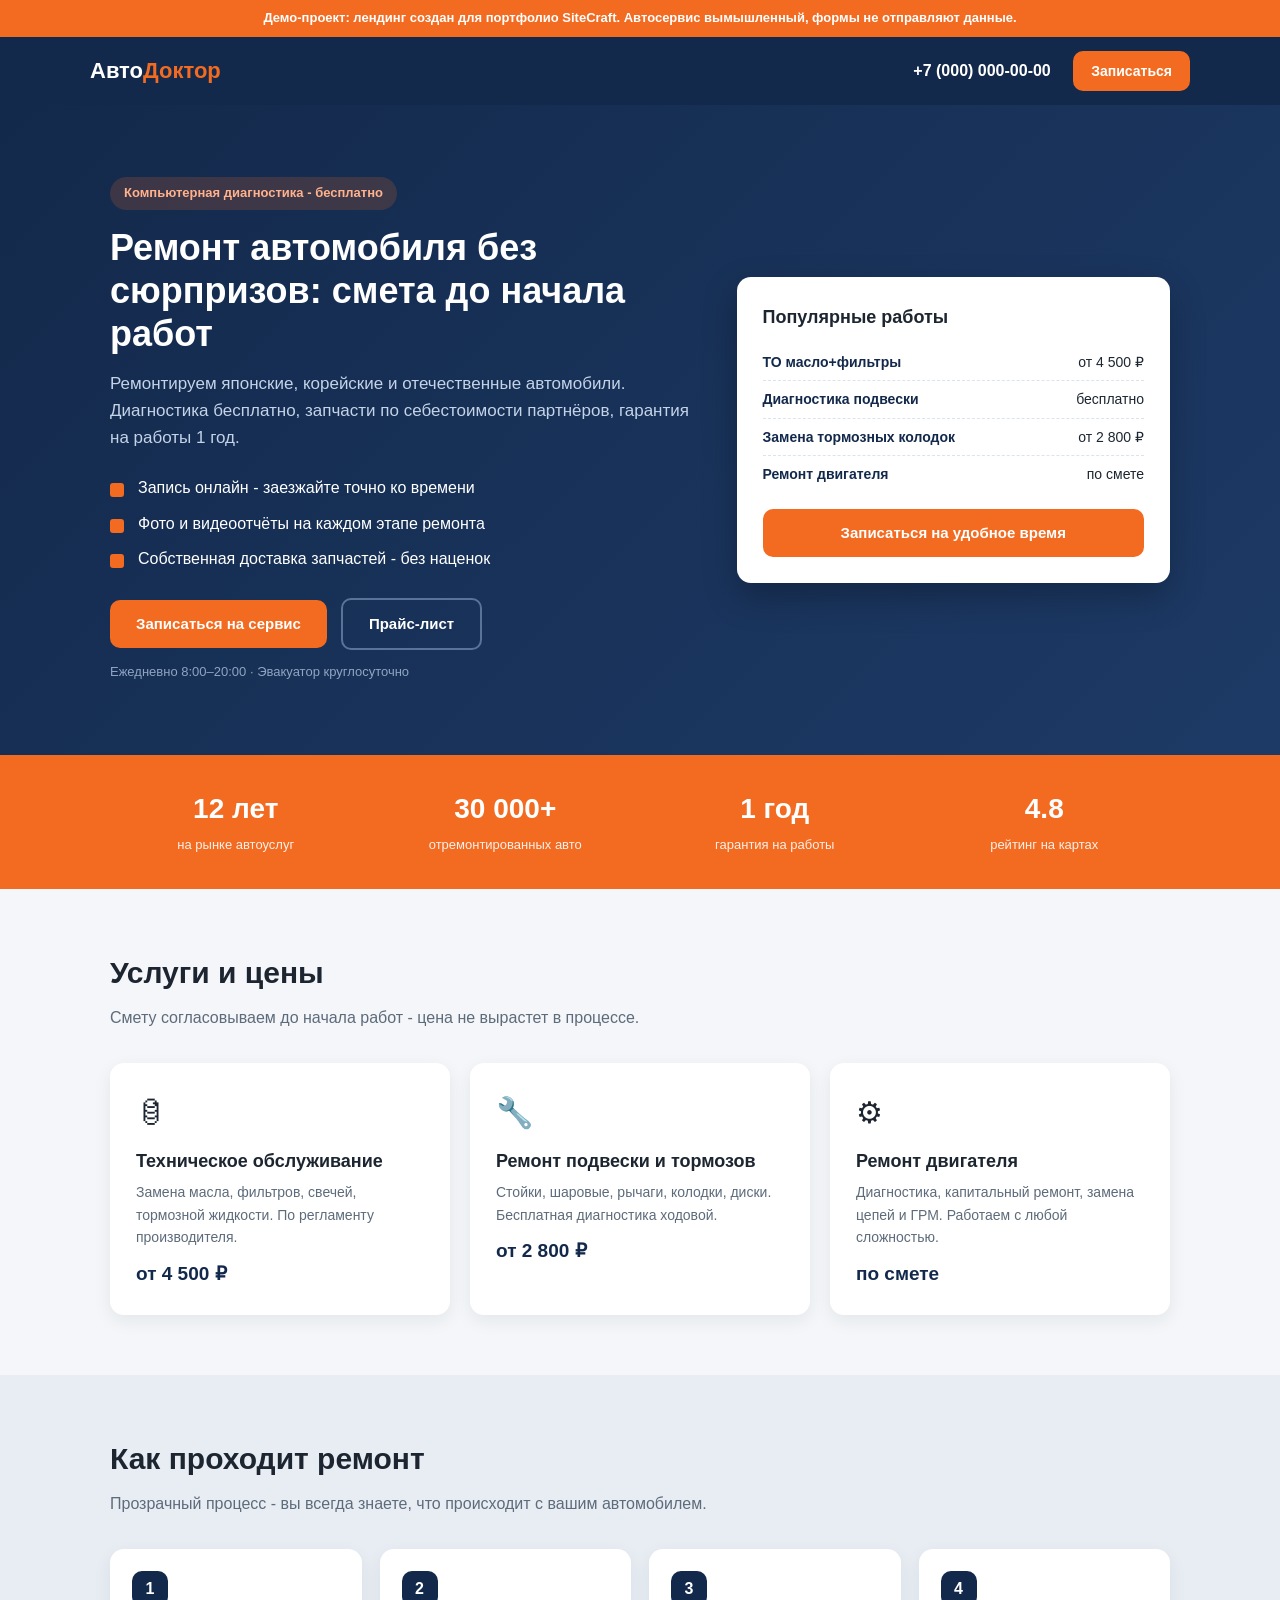
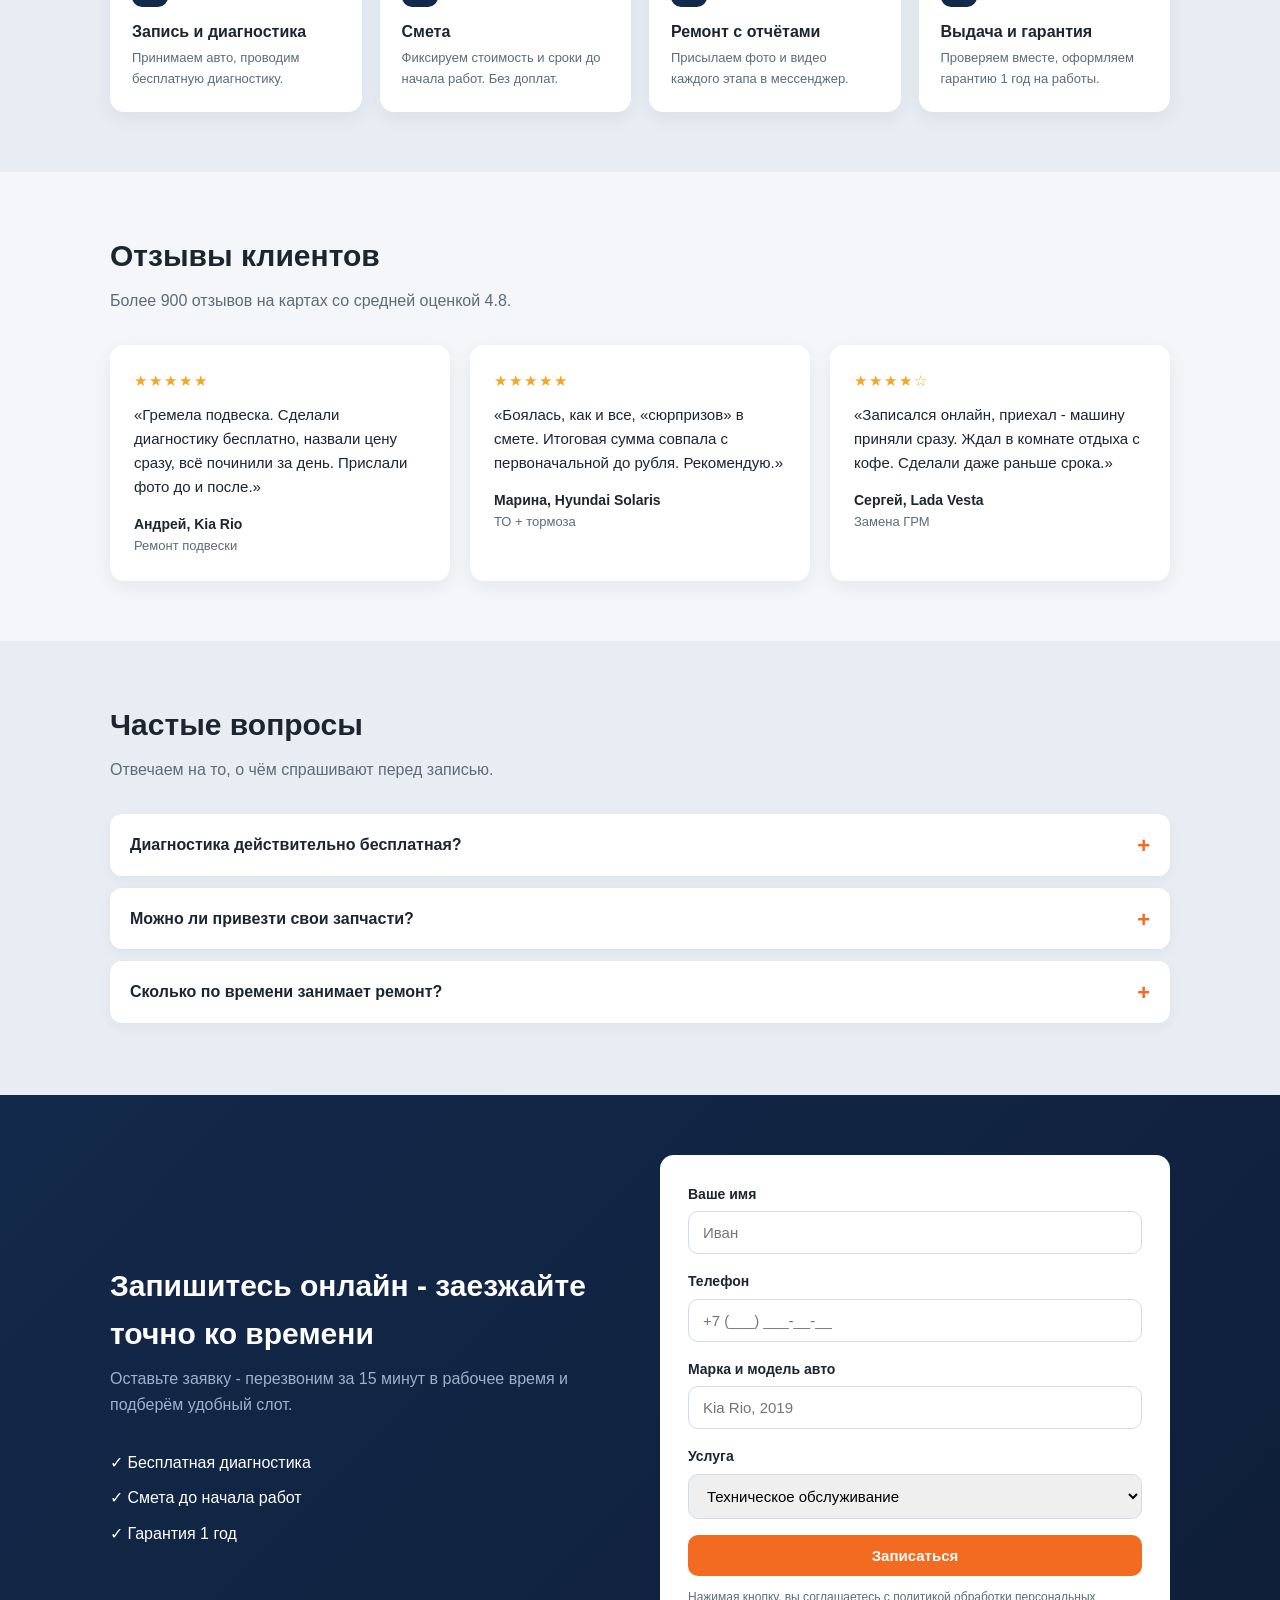
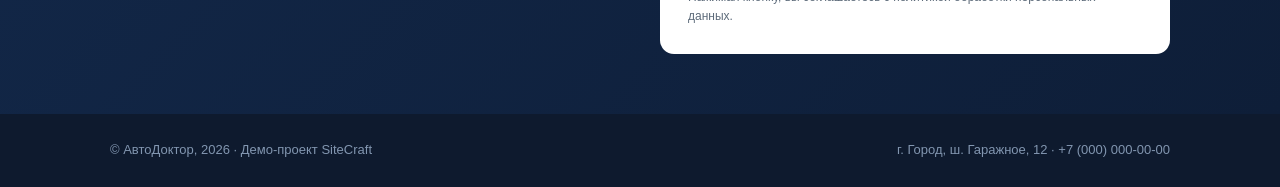
<file: cases/autoservice.html>
<!DOCTYPE html>
<html lang="ru">
<head>
<meta charset="UTF-8">
<meta name="viewport" content="width=device-width, initial-scale=1.0">
<title>АвтоДоктор - автосервис с онлайн-записью | Демо-кейс SiteCraft</title>
<meta name="description" content="Демо-лендинг автосервиса с онлайн-записью. Проект SiteCraft.">
<link rel="icon" href="data:image/svg+xml,%3Csvg xmlns='http://www.w3.org/2000/svg' viewBox='0 0 32 32'%3E%3Crect width='32' height='32' rx='9' fill='%232E6BFF'/%3E%3Cpath d='M18 5 L9 18 h6 l-3 9 L23 13 h-7 l3 -8 z' fill='white'/%3E%3C/svg%3E">
<link rel="canonical" href="https://fedotov1963-ux.github.io/SiteCraft/cases/autoservice.html">
<meta property="og:title" content="АвтоДоктор - автосервис с онлайн-записью | Демо-кейс SiteCraft">
<meta property="og:description" content="Демо-лендинг автосервиса с онлайн-записью. Проект SiteCraft.">
<meta property="og:type" content="website">
<meta property="og:url" content="https://fedotov1963-ux.github.io/SiteCraft/cases/autoservice.html">
<meta property="og:image" content="https://fedotov1963-ux.github.io/SiteCraft/assets/og-image.png">
<meta property="og:locale" content="ru_RU">
<meta property="og:site_name" content="SiteCraft">
<style>
  :root{
    --navy:#13294b; --orange:#f26b21; --ink:#1c2530; --muted:#5d6b7a;
    --bg:#f4f6f9; --card:#fff; --radius:14px;
  }
  *{margin:0;padding:0;box-sizing:border-box}
  body{font-family:"Segoe UI",Arial,sans-serif;color:var(--ink);background:var(--bg);line-height:1.6}
  .container{max-width:1100px;margin:0 auto;padding:0 20px}
  a{color:var(--orange);text-decoration:none}
  h2{font-size:30px;margin-bottom:8px}
  .sub{color:var(--muted);margin-bottom:32px}
  .btn{display:inline-block;background:var(--orange);color:#fff;padding:12px 26px;border-radius:10px;font-weight:700;border:none;cursor:pointer;font-size:15px;transition:background .2s}
  .btn:hover{background:#d5571a}
  .btn.small{padding:9px 18px;font-size:14px}
  .btn.ghost{background:#fff;color:var(--orange);border:2px solid var(--orange)}

  header{background:var(--navy);position:sticky;top:0;z-index:10}
  .header-in{display:flex;align-items:center;justify-content:space-between;padding:14px 0}
  .logo{font-size:22px;font-weight:700;color:#fff}
  .logo span{color:var(--orange)}
  .header-in a.tel{color:#fff;font-weight:600;margin-right:18px}

  .hero{background:linear-gradient(135deg,#13294b 0%,#1d3a66 100%);color:#fff;padding:72px 0}
  .hero-grid{display:grid;grid-template-columns:1.15fr .85fr;gap:40px;align-items:center}
  .badge{display:inline-block;background:rgba(242,107,33,.18);color:#ffb28c;font-weight:600;padding:6px 14px;border-radius:999px;font-size:13px;margin-bottom:16px}
  .hero h1{font-size:36px;line-height:1.2;margin-bottom:14px}
  .hero p.lead{font-size:17px;color:#c4d3e8;margin-bottom:24px}
  .hero-points{list-style:none;margin-bottom:26px}
  .hero-points li{padding-left:28px;position:relative;margin-bottom:10px}
  .hero-points li::before{content:"";position:absolute;left:0;top:8px;width:14px;height:14px;border-radius:3px;background:var(--orange)}
  .hero-cta{display:flex;gap:14px;flex-wrap:wrap;align-items:center}
  .hero-note{font-size:13px;color:#8fa5c2;margin-top:12px}
  .hero-card{background:#fff;color:var(--ink);border-radius:var(--radius);padding:26px;box-shadow:0 14px 34px rgba(0,0,0,.25)}
  .hero-card h3{font-size:18px;margin-bottom:12px}
  .hero-card ul{list-style:none;font-size:14px;margin-bottom:16px}
  .hero-card ul li{padding:7px 0;border-bottom:1px dashed #dde3ea;display:flex;justify-content:space-between}
  .hero-card ul li:last-child{border-bottom:none}
  .hero-card ul li b{color:var(--navy)}
  .hero-card .btn{width:100%;text-align:center}

  .stats{background:var(--orange);color:#fff;padding:32px 0}
  .stats-grid{display:grid;grid-template-columns:repeat(4,1fr);gap:18px;text-align:center}
  .stats b{font-size:28px;display:block}
  .stats span{font-size:13px;opacity:.9}

  section{padding:60px 0}
  .cards{display:grid;grid-template-columns:repeat(3,1fr);gap:20px}
  .card{background:var(--card);border-radius:var(--radius);padding:26px;box-shadow:0 6px 18px rgba(28,37,48,.07)}
  .card .ic{font-size:30px;margin-bottom:10px}
  .card h3{font-size:18px;margin-bottom:6px}
  .card p{font-size:14px;color:var(--muted);margin-bottom:10px}
  .card .cost{font-size:19px;font-weight:700;color:var(--navy)}

  .steps{display:grid;grid-template-columns:repeat(4,1fr);gap:18px;counter-reset:step}
  .step{background:#fff;border-radius:var(--radius);padding:22px;counter-increment:step;box-shadow:0 6px 18px rgba(28,37,48,.07)}
  .step::before{content:counter(step);display:flex;align-items:center;justify-content:center;width:36px;height:36px;border-radius:10px;background:var(--navy);color:#fff;font-weight:700;margin-bottom:12px}
  .step h3{font-size:16px;margin-bottom:4px}
  .step p{font-size:13px;color:var(--muted)}

  .reviews{display:grid;grid-template-columns:repeat(3,1fr);gap:20px}
  .review{background:#fff;border-radius:var(--radius);padding:24px;font-size:15px;box-shadow:0 6px 18px rgba(28,37,48,.07)}
  .review .stars{color:#f5a623;letter-spacing:2px;margin-bottom:10px}
  .review .who{margin-top:14px;font-weight:600;font-size:14px}
  .review .who span{display:block;font-weight:400;color:var(--muted);font-size:13px}

  details{background:#fff;border-radius:12px;margin-bottom:12px;padding:0 20px;box-shadow:0 4px 12px rgba(28,37,48,.05)}
  summary{cursor:pointer;font-weight:600;padding:18px 0;list-style:none;position:relative;padding-right:32px}
  summary::after{content:"+";position:absolute;right:0;top:14px;font-size:22px;color:var(--orange)}
  details[open] summary::after{content:"−"}
  details p{padding:0 0 18px;color:var(--muted)}

  .cta{background:linear-gradient(135deg,var(--navy),#0e1e38);color:#fff}
  .cta-grid{display:grid;grid-template-columns:1fr 1fr;gap:40px;align-items:center}
  .cta .sub{color:#9db2cc}
  form{background:#fff;border-radius:var(--radius);padding:28px;color:var(--ink)}
  form label{display:block;font-size:14px;font-weight:600;margin-bottom:6px}
  form input,form select{width:100%;padding:12px 14px;border:1px solid #d4dce6;border-radius:10px;font-size:15px;margin-bottom:16px;font-family:inherit}
  form input:focus,form select:focus{outline:2px solid var(--orange);border-color:transparent}
  form .btn{width:100%}
  form .agree{font-size:12px;color:var(--muted);margin-top:12px;margin-bottom:0}

  footer{background:#0e1a2e;color:#8296b0;padding:26px 0;font-size:13px}
  .foot{display:flex;justify-content:space-between;gap:20px;flex-wrap:wrap}
  .demo-note{background:var(--orange);color:#fff;text-align:center;padding:8px 12px;font-size:13px;font-weight:600}

  @media(max-width:900px){
    .hero-grid,.cta-grid{grid-template-columns:1fr}
    .cards,.reviews{grid-template-columns:1fr}
    .steps,.stats-grid{grid-template-columns:repeat(2,1fr)}
    .hero h1{font-size:27px}
    h2{font-size:24px}
  }
</style>
</head>
<body>

<div class="demo-note">Демо-проект: лендинг создан для портфолио SiteCraft. Автосервис вымышленный, формы не отправляют данные.</div>

<header>
  <div class="container header-in">
    <div class="logo">Авто<span>Доктор</span></div>
    <div>
      <a class="tel" href="tel:+70000000000">+7 (000) 000-00-00</a>
      <a href="#zapis" class="btn small">Записаться</a>
    </div>
  </div>
</header>

<section class="hero" style="padding:72px 0">
  <div class="container hero-grid">
    <div>
      <span class="badge">Компьютерная диагностика - бесплатно</span>
      <h1>Ремонт автомобиля без сюрпризов: смета до начала работ</h1>
      <p class="lead">Ремонтируем японские, корейские и отечественные автомобили. Диагностика бесплатно, запчасти по себестоимости партнёров, гарантия на работы 1 год.</p>
      <ul class="hero-points">
        <li>Запись онлайн - заезжайте точно ко времени</li>
        <li>Фото и видеоотчёты на каждом этапе ремонта</li>
        <li>Собственная доставка запчастей - без наценок</li>
      </ul>
      <div class="hero-cta">
        <a href="#zapis" class="btn">Записаться на сервис</a>
        <a href="#prices" class="btn ghost" style="background:transparent;color:#fff;border-color:#5a7398">Прайс-лист</a>
      </div>
      <p class="hero-note">Ежедневно 8:00–20:00 · Эвакуатор круглосуточно</p>
    </div>
    <div class="hero-card">
      <h3>Популярные работы</h3>
      <ul>
        <li><b>ТО масло+фильтры</b><span>от 4 500 ₽</span></li>
        <li><b>Диагностика подвески</b><span>бесплатно</span></li>
        <li><b>Замена тормозных колодок</b><span>от 2 800 ₽</span></li>
        <li><b>Ремонт двигателя</b><span>по смете</span></li>
      </ul>
      <a href="#zapis" class="btn">Записаться на удобное время</a>
    </div>
  </div>
</section>

<div class="stats">
  <div class="container stats-grid">
    <div><b>12 лет</b><span>на рынке автоуслуг</span></div>
    <div><b>30 000+</b><span>отремонтированных авто</span></div>
    <div><b>1 год</b><span>гарантия на работы</span></div>
    <div><b>4.8</b><span>рейтинг на картах</span></div>
  </div>
</div>

<section id="prices">
  <div class="container">
    <h2>Услуги и цены</h2>
    <p class="sub">Смету согласовываем до начала работ - цена не вырастет в процессе.</p>
    <div class="cards">
      <div class="card">
        <div class="ic">🛢</div>
        <h3>Техническое обслуживание</h3>
        <p>Замена масла, фильтров, свечей, тормозной жидкости. По регламенту производителя.</p>
        <div class="cost">от 4 500 ₽</div>
      </div>
      <div class="card">
        <div class="ic">🔧</div>
        <h3>Ремонт подвески и тормозов</h3>
        <p>Стойки, шаровые, рычаги, колодки, диски. Бесплатная диагностика ходовой.</p>
        <div class="cost">от 2 800 ₽</div>
      </div>
      <div class="card">
        <div class="ic">⚙</div>
        <h3>Ремонт двигателя</h3>
        <p>Диагностика, капитальный ремонт, замена цепей и ГРМ. Работаем с любой сложностью.</p>
        <div class="cost">по смете</div>
      </div>
    </div>
  </div>
</section>

<section style="background:#e8edf4">
  <div class="container">
    <h2>Как проходит ремонт</h2>
    <p class="sub">Прозрачный процесс - вы всегда знаете, что происходит с вашим автомобилем.</p>
    <div class="steps">
      <div class="step"><h3>Запись и диагностика</h3><p>Принимаем авто, проводим бесплатную диагностику.</p></div>
      <div class="step"><h3>Смета</h3><p>Фиксируем стоимость и сроки до начала работ. Без доплат.</p></div>
      <div class="step"><h3>Ремонт с отчётами</h3><p>Присылаем фото и видео каждого этапа в мессенджер.</p></div>
      <div class="step"><h3>Выдача и гарантия</h3><p>Проверяем вместе, оформляем гарантию 1 год на работы.</p></div>
    </div>
  </div>
</section>

<section>
  <div class="container">
    <h2>Отзывы клиентов</h2>
    <p class="sub">Более 900 отзывов на картах со средней оценкой 4.8.</p>
    <div class="reviews">
      <div class="review">
        <div class="stars">★★★★★</div>
        «Гремела подвеска. Сделали диагностику бесплатно, назвали цену сразу, всё починили за день. Прислали фото до и после.»
        <div class="who">Андрей, Kia Rio<span>Ремонт подвески</span></div>
      </div>
      <div class="review">
        <div class="stars">★★★★★</div>
        «Боялась, как и все, «сюрпризов» в смете. Итоговая сумма совпала с первоначальной до рубля. Рекомендую.»
        <div class="who">Марина, Hyundai Solaris<span>ТО + тормоза</span></div>
      </div>
      <div class="review">
        <div class="stars">★★★★☆</div>
        «Записался онлайн, приехал - машину приняли сразу. Ждал в комнате отдыха с кофе. Сделали даже раньше срока.»
        <div class="who">Сергей, Lada Vesta<span>Замена ГРМ</span></div>
      </div>
    </div>
  </div>
</section>

<section style="background:#e8edf4">
  <div class="container">
    <h2>Частые вопросы</h2>
    <p class="sub">Отвечаем на то, о чём спрашивают перед записью.</p>
    <details>
      <summary>Диагностика действительно бесплатная?</summary>
      <p>Да. Первичная диагностика ходовой и компьютерная диагностика - бесплатно. Если потребуется разборка узла для точной сметы, предупредим заранее.</p>
    </details>
    <details>
      <summary>Можно ли привезти свои запчасти?</summary>
      <p>Можно, установим с гарантией на работу. Но чаще выгоднее наши: закупаем у партнёров по ценам ниже розницы.</p>
    </details>
    <details>
      <summary>Сколько по времени занимает ремонт?</summary>
      <p>ТО - 1–2 часа, работы по подвеске - обычно в день обращения. Сложный ремонт двигателя - от 2 дней, срок фиксируем в смете.</p>
    </details>
  </div>
</section>

<section class="cta" id="zapis">
  <div class="container cta-grid">
    <div>
      <h2>Запишитесь онлайн - заезжайте точно ко времени</h2>
      <p class="sub">Оставьте заявку - перезвоним за 15 минут в рабочее время и подберём удобный слот.</p>
      <ul style="list-style:none">
        <li style="margin-bottom:10px">✓ Бесплатная диагностика</li>
        <li style="margin-bottom:10px">✓ Смета до начала работ</li>
        <li>✓ Гарантия 1 год</li>
      </ul>
    </div>
    <form onsubmit="event.preventDefault();alert('Демо-режим: форма не отправляет данные.');">
      <label for="name">Ваше имя</label>
      <input id="name" type="text" placeholder="Иван" required>
      <label for="phone">Телефон</label>
      <input id="phone" type="tel" placeholder="+7 (___) ___-__-__" required>
      <label for="car">Марка и модель авто</label>
      <input id="car" type="text" placeholder="Kia Rio, 2019" required>
      <label for="svc">Услуга</label>
      <select id="svc">
        <option>Техническое обслуживание</option>
        <option>Диагностика</option>
        <option>Ремонт подвески</option>
        <option>Ремонт двигателя</option>
        <option>Другое</option>
      </select>
      <button class="btn" type="submit">Записаться</button>
      <p class="agree">Нажимая кнопку, вы соглашаетесь с политикой обработки персональных данных.</p>
    </form>
  </div>
</section>

<footer>
  <div class="container foot">
    <div>© АвтоДоктор, 2026 · Демо-проект SiteCraft</div>
    <div>г. Город, ш. Гаражное, 12 · +7 (000) 000-00-00</div>
  </div>
</footer>

</body>
</html>
</file>
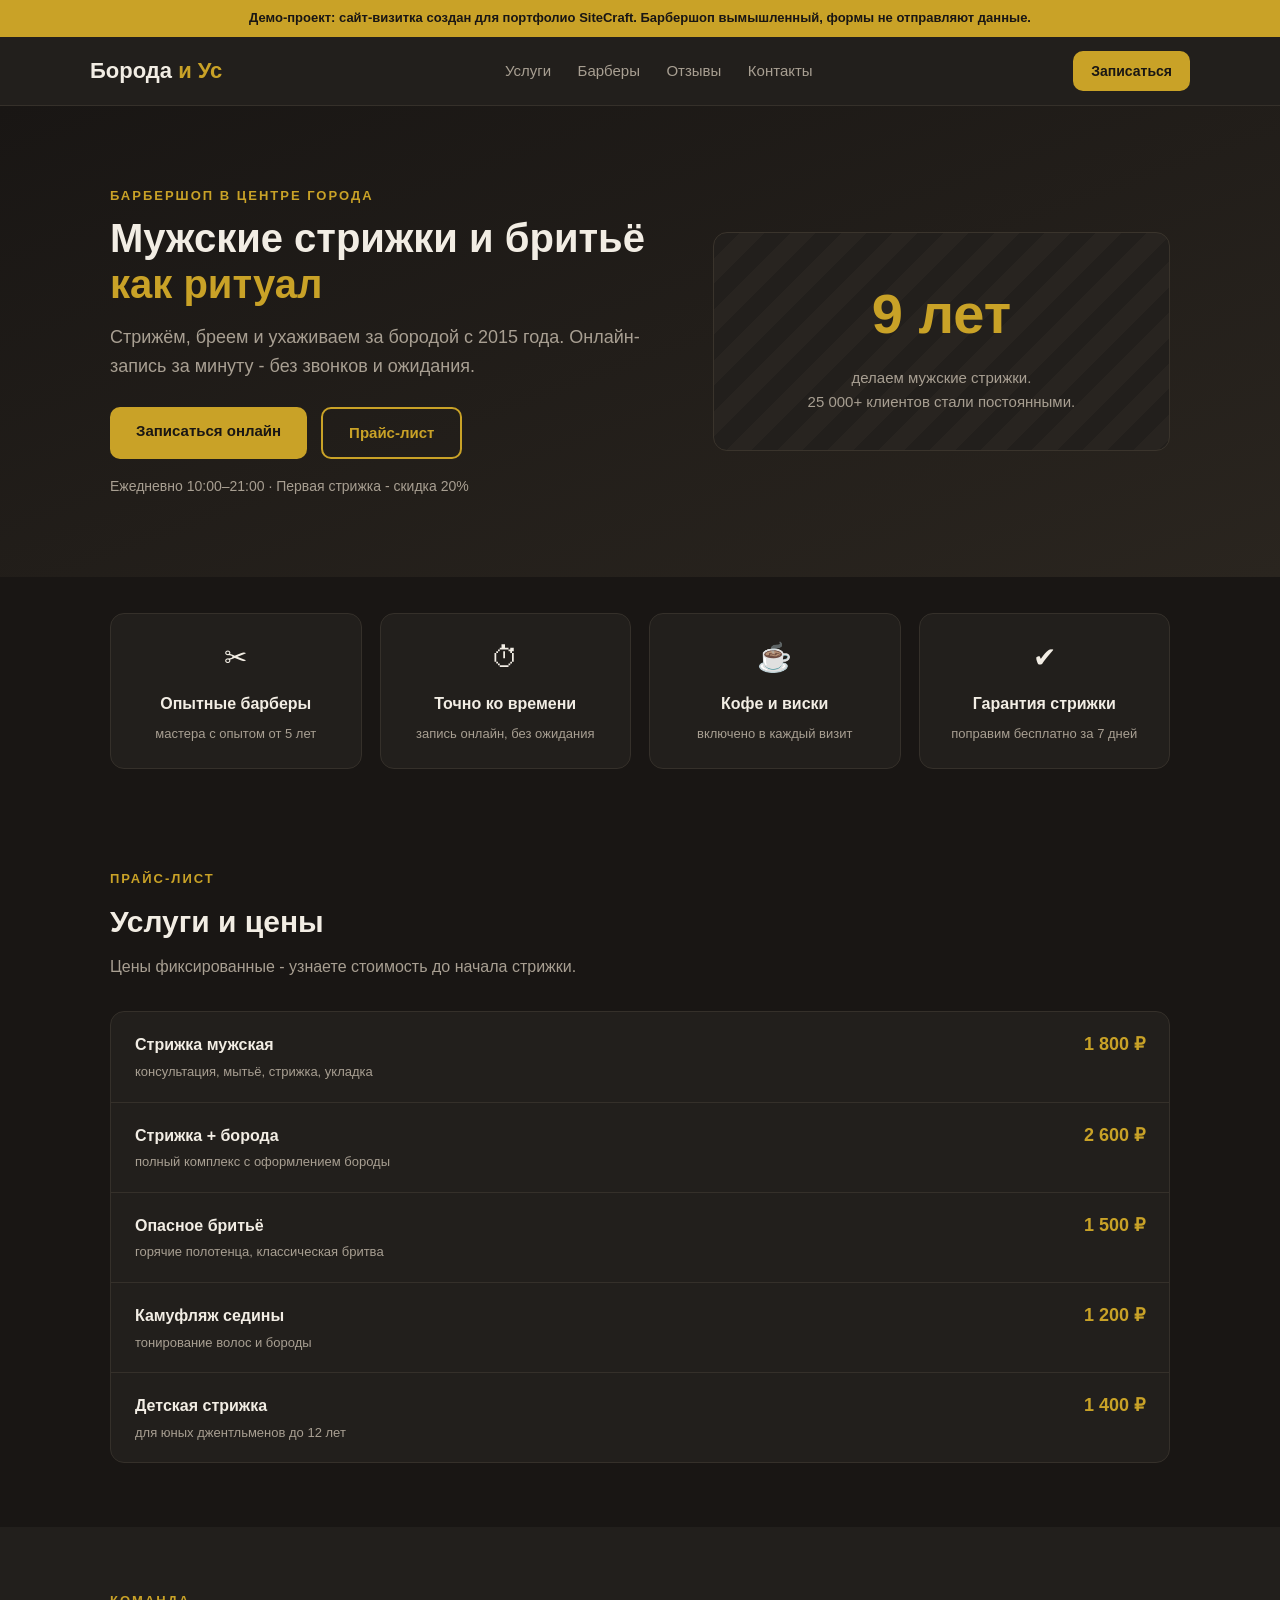
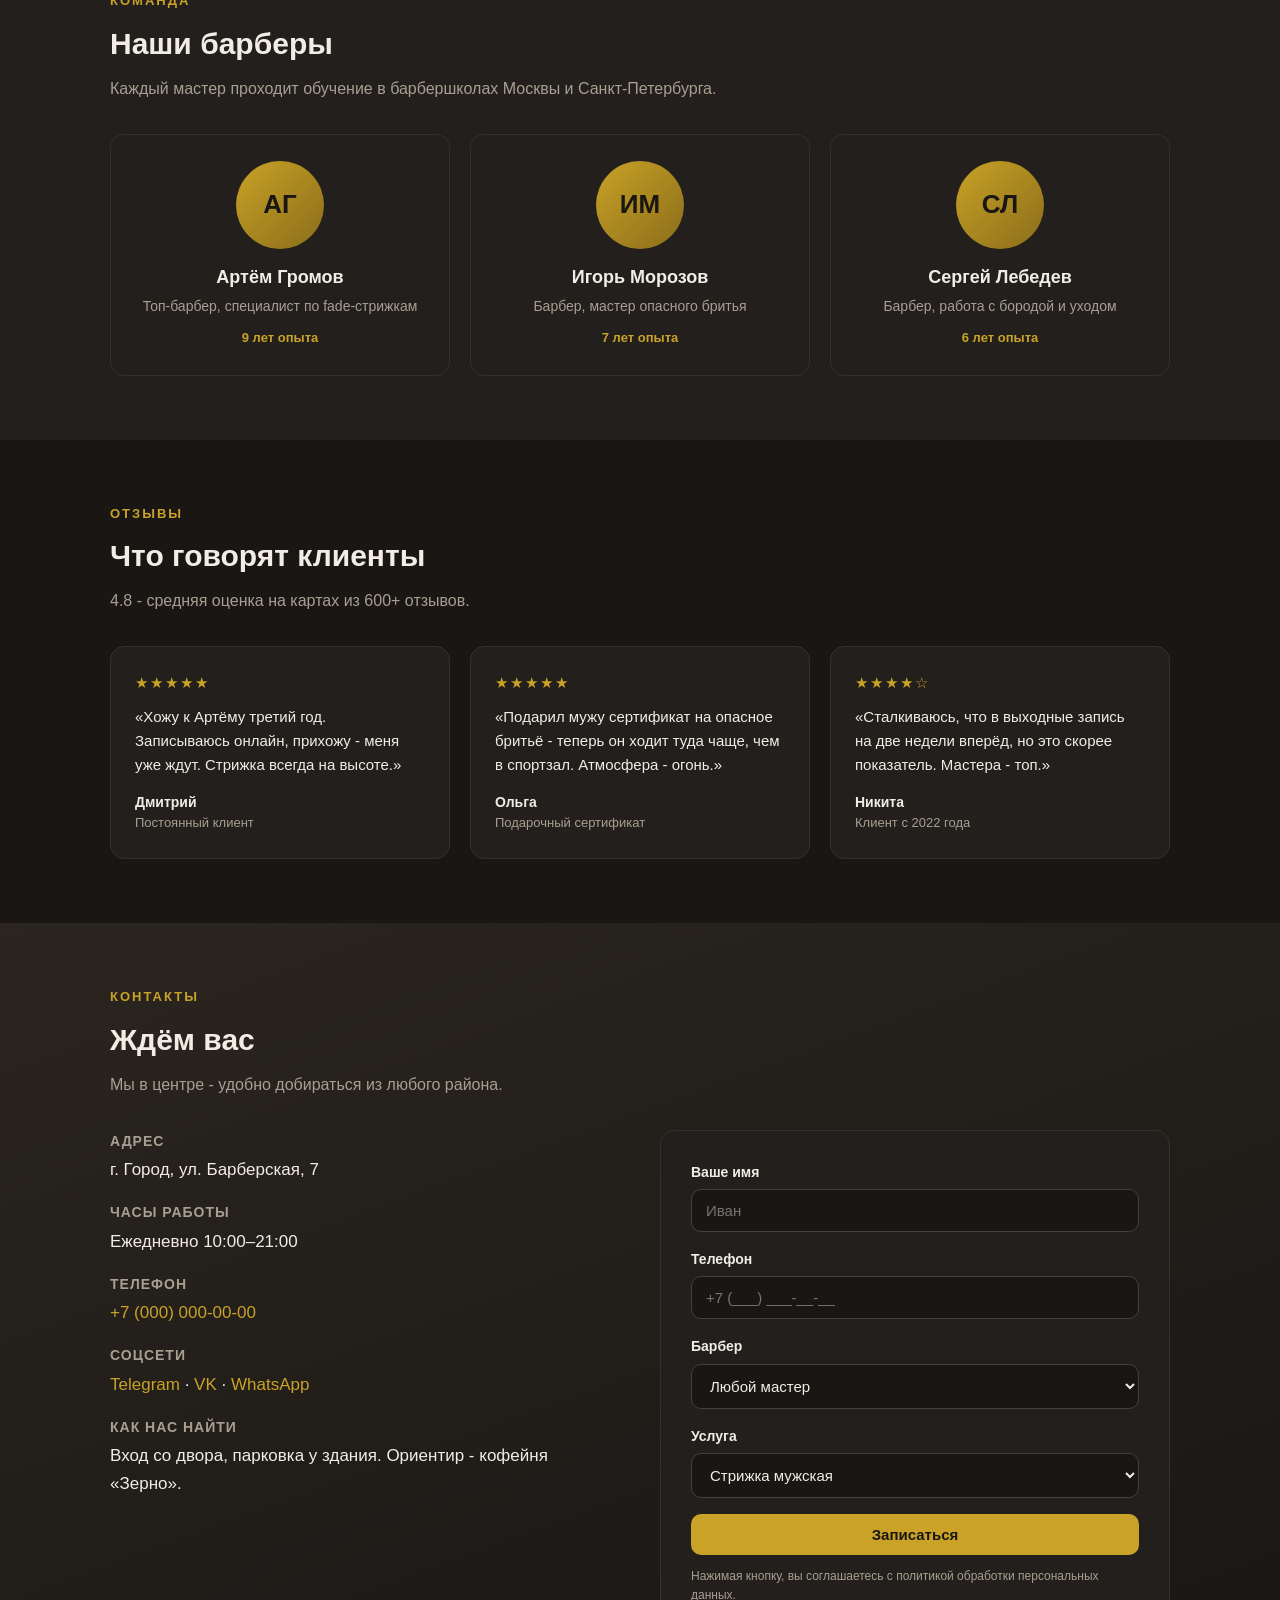
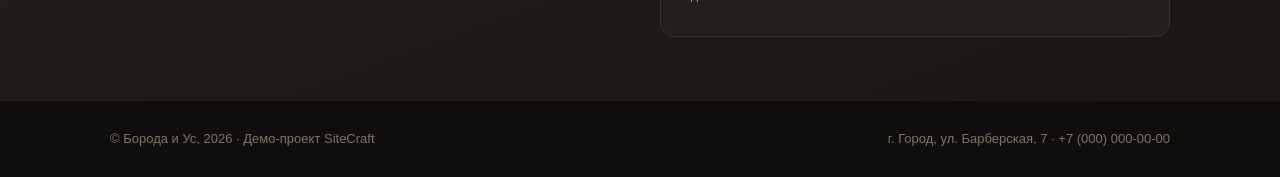
<file: cases/barbershop.html>
<!DOCTYPE html>
<html lang="ru">
<head>
<meta charset="UTF-8">
<meta name="viewport" content="width=device-width, initial-scale=1.0">
<title>Барбершоп «Борода и Ус» | Демо-кейс SiteCraft</title>
<meta name="description" content="Демо-сайт-визитка барбершопа. Проект SiteCraft.">
<link rel="icon" href="data:image/svg+xml,%3Csvg xmlns='http://www.w3.org/2000/svg' viewBox='0 0 32 32'%3E%3Crect width='32' height='32' rx='9' fill='%232E6BFF'/%3E%3Cpath d='M18 5 L9 18 h6 l-3 9 L23 13 h-7 l3 -8 z' fill='white'/%3E%3C/svg%3E">
<link rel="canonical" href="https://fedotov1963-ux.github.io/SiteCraft/cases/barbershop.html">
<meta property="og:title" content="Барбершоп «Борода и Ус» | Демо-кейс SiteCraft">
<meta property="og:description" content="Демо-сайт-визитка барбершопа. Проект SiteCraft.">
<meta property="og:type" content="website">
<meta property="og:url" content="https://fedotov1963-ux.github.io/SiteCraft/cases/barbershop.html">
<meta property="og:image" content="https://fedotov1963-ux.github.io/SiteCraft/assets/og-image.png">
<meta property="og:locale" content="ru_RU">
<meta property="og:site_name" content="SiteCraft">
<style>
  :root{
    --dark:#191614; --dark2:#221f1c; --gold:#c9a227; --gold-light:#e6c76a;
    --ink:#f2ede4; --muted:#a89f92; --card:#221f1c; --radius:14px;
  }
  *{margin:0;padding:0;box-sizing:border-box}
  body{font-family:"Segoe UI",Arial,sans-serif;background:var(--dark);color:var(--ink);line-height:1.6}
  .container{max-width:1100px;margin:0 auto;padding:0 20px}
  a{color:var(--gold);text-decoration:none}
  h2{font-size:30px;margin-bottom:8px}
  .sub{color:var(--muted);margin-bottom:32px}
  .label{color:var(--gold);font-size:13px;font-weight:700;letter-spacing:2px;text-transform:uppercase;margin-bottom:8px}

  header{background:var(--dark2);border-bottom:1px solid #35302a;position:sticky;top:0;z-index:10}
  .header-in{display:flex;align-items:center;justify-content:space-between;padding:14px 0}
  .logo{font-size:22px;font-weight:700;color:var(--ink)}
  .logo span{color:var(--gold)}
  nav a{color:var(--muted);margin-left:22px;font-size:15px}
  nav a:hover{color:var(--ink)}
  .btn{display:inline-block;background:var(--gold);color:#191614;padding:12px 26px;border-radius:10px;font-weight:700;border:none;cursor:pointer;font-size:15px;transition:background .2s}
  .btn:hover{background:var(--gold-light)}
  .btn.small{padding:9px 18px;font-size:14px}
  .btn.ghost{background:transparent;color:var(--gold);border:2px solid var(--gold)}

  .hero{background:linear-gradient(160deg,#191614 0%,#2a251f 100%);padding:80px 0}
  .hero-grid{display:grid;grid-template-columns:1.1fr .9fr;gap:44px;align-items:center}
  .hero h1{font-size:40px;line-height:1.15;margin-bottom:16px}
  .hero h1 span{color:var(--gold)}
  .hero p.lead{font-size:18px;color:var(--muted);margin-bottom:26px}
  .hero-cta{display:flex;gap:14px;flex-wrap:wrap}
  .hero-visual{background:repeating-linear-gradient(135deg,#221f1c 0 18px,#282420 18px 36px);border:1px solid #3a342c;border-radius:var(--radius);padding:36px;text-align:center}
  .hero-visual .big{font-size:56px;font-weight:700;color:var(--gold)}
  .hero-visual p{color:var(--muted);margin-top:8px;font-size:15px}
  .hero-note{margin-top:16px;font-size:14px;color:var(--muted)}

  .features{display:grid;grid-template-columns:repeat(4,1fr);gap:18px;padding:36px 0}
  .feature{background:var(--card);border:1px solid #35302a;border-radius:var(--radius);padding:22px;text-align:center}
  .feature .ic{font-size:28px;margin-bottom:10px}
  .feature b{display:block;font-size:16px;margin-bottom:4px}
  .feature span{font-size:13px;color:var(--muted)}

  section{padding:64px 0}
  .price-table{background:var(--card);border:1px solid #35302a;border-radius:var(--radius);overflow:hidden}
  .price-row{display:flex;justify-content:space-between;align-items:baseline;padding:18px 24px;border-bottom:1px solid #35302a;gap:20px}
  .price-row:last-child{border-bottom:none}
  .price-row:hover{background:#2a251f}
  .price-row .svc b{display:block;font-size:16px}
  .price-row .svc span{font-size:13px;color:var(--muted)}
  .price-row .cost{font-size:18px;font-weight:700;color:var(--gold);white-space:nowrap}

  .team{display:grid;grid-template-columns:repeat(3,1fr);gap:20px}
  .barber{background:var(--card);border:1px solid #35302a;border-radius:var(--radius);padding:26px;text-align:center}
  .barber .ava{width:88px;height:88px;border-radius:50%;margin:0 auto 14px;display:flex;align-items:center;justify-content:center;color:#191614;font-weight:700;font-size:26px;background:linear-gradient(135deg,var(--gold),#8a6d1a)}
  .barber h3{font-size:18px;margin-bottom:4px}
  .barber p{font-size:14px;color:var(--muted)}
  .barber .exp{margin-top:10px;font-size:13px;font-weight:700;color:var(--gold)}

  .reviews{display:grid;grid-template-columns:repeat(3,1fr);gap:20px}
  .review{background:var(--card);border:1px solid #35302a;border-radius:var(--radius);padding:24px;font-size:15px}
  .review .stars{color:var(--gold);letter-spacing:2px;margin-bottom:10px}
  .review .who{margin-top:14px;font-weight:600;font-size:14px}
  .review .who span{display:block;font-weight:400;color:var(--muted);font-size:13px}

  .contacts{background:linear-gradient(160deg,#2a251f,#191614)}
  .contacts-grid{display:grid;grid-template-columns:1fr 1fr;gap:40px;align-items:start}
  .c-line{margin-bottom:18px}
  .c-line b{display:block;font-size:14px;color:var(--muted);text-transform:uppercase;letter-spacing:1px;margin-bottom:4px}
  .c-line div{font-size:17px}
  form{background:var(--card);border:1px solid #35302a;border-radius:var(--radius);padding:30px}
  form label{display:block;font-size:14px;font-weight:600;margin-bottom:6px}
  form input,form select{width:100%;padding:12px 14px;border:1px solid #45403a;border-radius:10px;font-size:15px;margin-bottom:16px;background:#191614;color:var(--ink);font-family:inherit}
  form input:focus,form select:focus{outline:2px solid var(--gold);border-color:transparent}
  form .btn{width:100%}
  form .agree{font-size:12px;color:var(--muted);margin-top:12px;margin-bottom:0}

  footer{background:#100e0c;color:#7d7568;padding:28px 0;font-size:13px}
  .foot{display:flex;justify-content:space-between;gap:20px;flex-wrap:wrap}
  .demo-note{background:var(--gold);color:#191614;text-align:center;padding:8px 12px;font-size:13px;font-weight:700}

  @media(max-width:900px){
    .hero-grid,.contacts-grid{grid-template-columns:1fr}
    .features{grid-template-columns:repeat(2,1fr)}
    .team,.reviews{grid-template-columns:1fr}
    .hero h1{font-size:30px}
    h2{font-size:24px}
    nav{display:none}
  }
</style>
</head>
<body>

<div class="demo-note">Демо-проект: сайт-визитка создан для портфолио SiteCraft. Барбершоп вымышленный, формы не отправляют данные.</div>

<header>
  <div class="container header-in">
    <div class="logo">Борода <span>и Ус</span></div>
    <nav>
      <a href="#prices">Услуги</a>
      <a href="#team">Барберы</a>
      <a href="#reviews">Отзывы</a>
      <a href="#contacts">Контакты</a>
    </nav>
    <a href="#zapis" class="btn small">Записаться</a>
  </div>
</header>

<section class="hero" style="padding:80px 0">
  <div class="container hero-grid">
    <div>
      <p class="label">Барбершоп в центре города</p>
      <h1>Мужские стрижки и бритьё <span>как ритуал</span></h1>
      <p class="lead">Стрижём, бреем и ухаживаем за бородой с 2015 года. Онлайн-запись за минуту - без звонков и ожидания.</p>
      <div class="hero-cta">
        <a href="#zapis" class="btn">Записаться онлайн</a>
        <a href="#prices" class="btn ghost">Прайс-лист</a>
      </div>
      <p class="hero-note">Ежедневно 10:00–21:00 · Первая стрижка - скидка 20%</p>
    </div>
    <div class="hero-visual">
      <div class="big">9 лет</div>
      <p>делаем мужские стрижки.<br>25 000+ клиентов стали постоянными.</p>
    </div>
  </div>
</section>

<div class="container">
  <div class="features">
    <div class="feature"><div class="ic">✂</div><b>Опытные барберы</b><span>мастера с опытом от 5 лет</span></div>
    <div class="feature"><div class="ic">⏱</div><b>Точно ко времени</b><span>запись онлайн, без ожидания</span></div>
    <div class="feature"><div class="ic">☕</div><b>Кофе и виски</b><span>включено в каждый визит</span></div>
    <div class="feature"><div class="ic">✔</div><b>Гарантия стрижки</b><span>поправим бесплатно за 7 дней</span></div>
  </div>
</div>

<section id="prices">
  <div class="container">
    <p class="label">Прайс-лист</p>
    <h2>Услуги и цены</h2>
    <p class="sub">Цены фиксированные - узнаете стоимость до начала стрижки.</p>
    <div class="price-table">
      <div class="price-row">
        <div class="svc"><b>Стрижка мужская</b><span>консультация, мытьё, стрижка, укладка</span></div>
        <div class="cost">1 800 ₽</div>
      </div>
      <div class="price-row">
        <div class="svc"><b>Стрижка + борода</b><span>полный комплекс с оформлением бороды</span></div>
        <div class="cost">2 600 ₽</div>
      </div>
      <div class="price-row">
        <div class="svc"><b>Опасное бритьё</b><span>горячие полотенца, классическая бритва</span></div>
        <div class="cost">1 500 ₽</div>
      </div>
      <div class="price-row">
        <div class="svc"><b>Камуфляж седины</b><span>тонирование волос и бороды</span></div>
        <div class="cost">1 200 ₽</div>
      </div>
      <div class="price-row">
        <div class="svc"><b>Детская стрижка</b><span>для юных джентльменов до 12 лет</span></div>
        <div class="cost">1 400 ₽</div>
      </div>
    </div>
  </div>
</section>

<section id="team" style="background:var(--dark2)">
  <div class="container">
    <p class="label">Команда</p>
    <h2>Наши барберы</h2>
    <p class="sub">Каждый мастер проходит обучение в барбершколах Москвы и Санкт-Петербурга.</p>
    <div class="team">
      <div class="barber">
        <div class="ava">АГ</div>
        <h3>Артём Громов</h3>
        <p>Топ-барбер, специалист по fade-стрижкам</p>
        <div class="exp">9 лет опыта</div>
      </div>
      <div class="barber">
        <div class="ava">ИМ</div>
        <h3>Игорь Морозов</h3>
        <p>Барбер, мастер опасного бритья</p>
        <div class="exp">7 лет опыта</div>
      </div>
      <div class="barber">
        <div class="ava">СЛ</div>
        <h3>Сергей Лебедев</h3>
        <p>Барбер, работа с бородой и уходом</p>
        <div class="exp">6 лет опыта</div>
      </div>
    </div>
  </div>
</section>

<section id="reviews">
  <div class="container">
    <p class="label">Отзывы</p>
    <h2>Что говорят клиенты</h2>
    <p class="sub">4.8 - средняя оценка на картах из 600+ отзывов.</p>
    <div class="reviews">
      <div class="review">
        <div class="stars">★★★★★</div>
        «Хожу к Артёму третий год. Записываюсь онлайн, прихожу - меня уже ждут. Стрижка всегда на высоте.»
        <div class="who">Дмитрий<span>Постоянный клиент</span></div>
      </div>
      <div class="review">
        <div class="stars">★★★★★</div>
        «Подарил мужу сертификат на опасное бритьё - теперь он ходит туда чаще, чем в спортзал. Атмосфера - огонь.»
        <div class="who">Ольга<span>Подарочный сертификат</span></div>
      </div>
      <div class="review">
        <div class="stars">★★★★☆</div>
        «Сталкиваюсь, что в выходные запись на две недели вперёд, но это скорее показатель. Мастера - топ.»
        <div class="who">Никита<span>Клиент с 2022 года</span></div>
      </div>
    </div>
  </div>
</section>

<section class="contacts" id="contacts">
  <div class="container">
    <p class="label">Контакты</p>
    <h2>Ждём вас</h2>
    <p class="sub">Мы в центре - удобно добираться из любого района.</p>
    <div class="contacts-grid">
      <div>
        <div class="c-line"><b>Адрес</b><div>г. Город, ул. Барберская, 7</div></div>
        <div class="c-line"><b>Часы работы</b><div>Ежедневно 10:00–21:00</div></div>
        <div class="c-line"><b>Телефон</b><div><a href="tel:+70000000000">+7 (000) 000-00-00</a></div></div>
        <div class="c-line"><b>Соцсети</b><div><a href="#">Telegram</a> · <a href="#">VK</a> · <a href="#">WhatsApp</a></div></div>
        <div class="c-line"><b>Как нас найти</b><div>Вход со двора, парковка у здания. Ориентир - кофейня «Зерно».</div></div>
      </div>
      <form id="zapis" onsubmit="event.preventDefault();alert('Демо-режим: форма не отправляет данные.');">
        <label for="name">Ваше имя</label>
        <input id="name" type="text" placeholder="Иван" required>
        <label for="phone">Телефон</label>
        <input id="phone" type="tel" placeholder="+7 (___) ___-__-__" required>
        <label for="master">Барбер</label>
        <select id="master">
          <option>Любой мастер</option>
          <option>Артём Громов</option>
          <option>Игорь Морозов</option>
          <option>Сергей Лебедев</option>
        </select>
        <label for="svc">Услуга</label>
        <select id="svc">
          <option>Стрижка мужская</option>
          <option>Стрижка + борода</option>
          <option>Опасное бритьё</option>
          <option>Камуфляж седины</option>
          <option>Детская стрижка</option>
        </select>
        <button class="btn" type="submit">Записаться</button>
        <p class="agree">Нажимая кнопку, вы соглашаетесь с политикой обработки персональных данных.</p>
      </form>
    </div>
  </div>
</section>

<footer>
  <div class="container foot">
    <div>© Борода и Ус, 2026 · Демо-проект SiteCraft</div>
    <div>г. Город, ул. Барберская, 7 · +7 (000) 000-00-00</div>
  </div>
</footer>

</body>
</html>
</file>
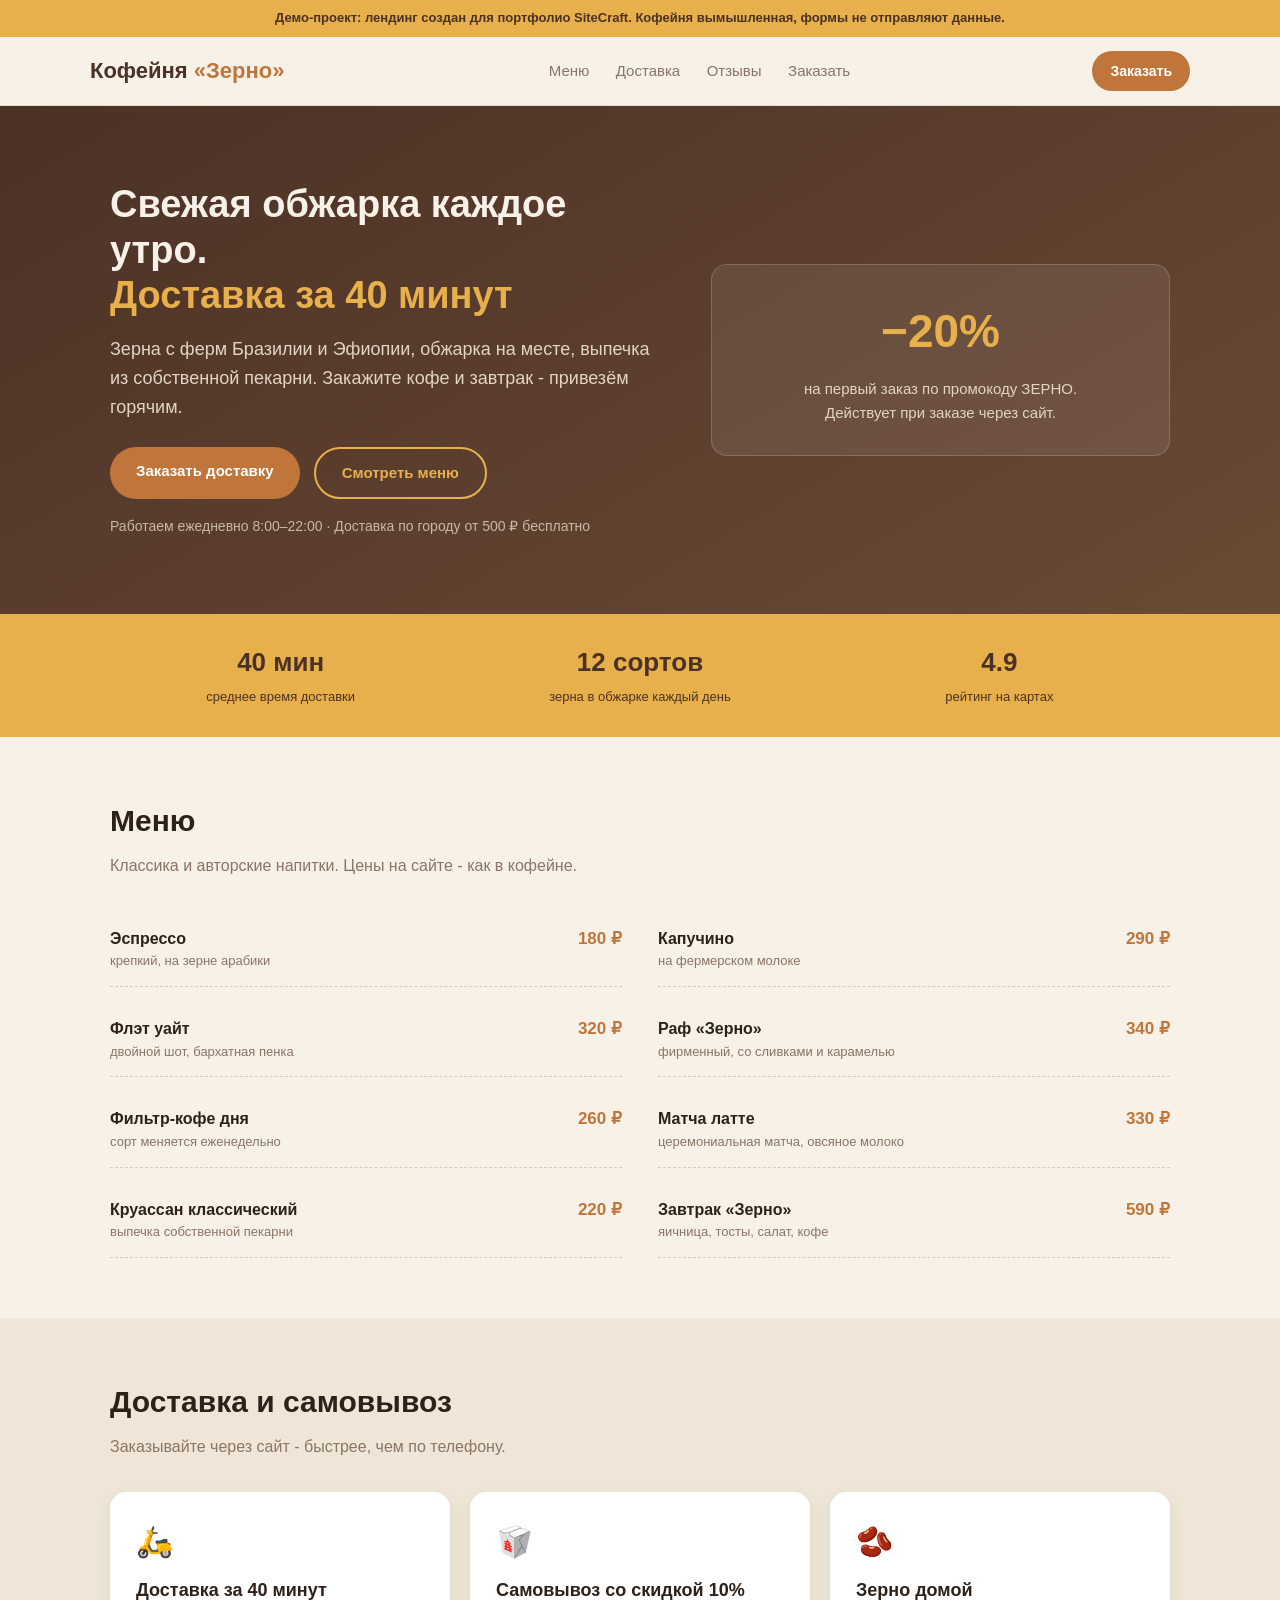
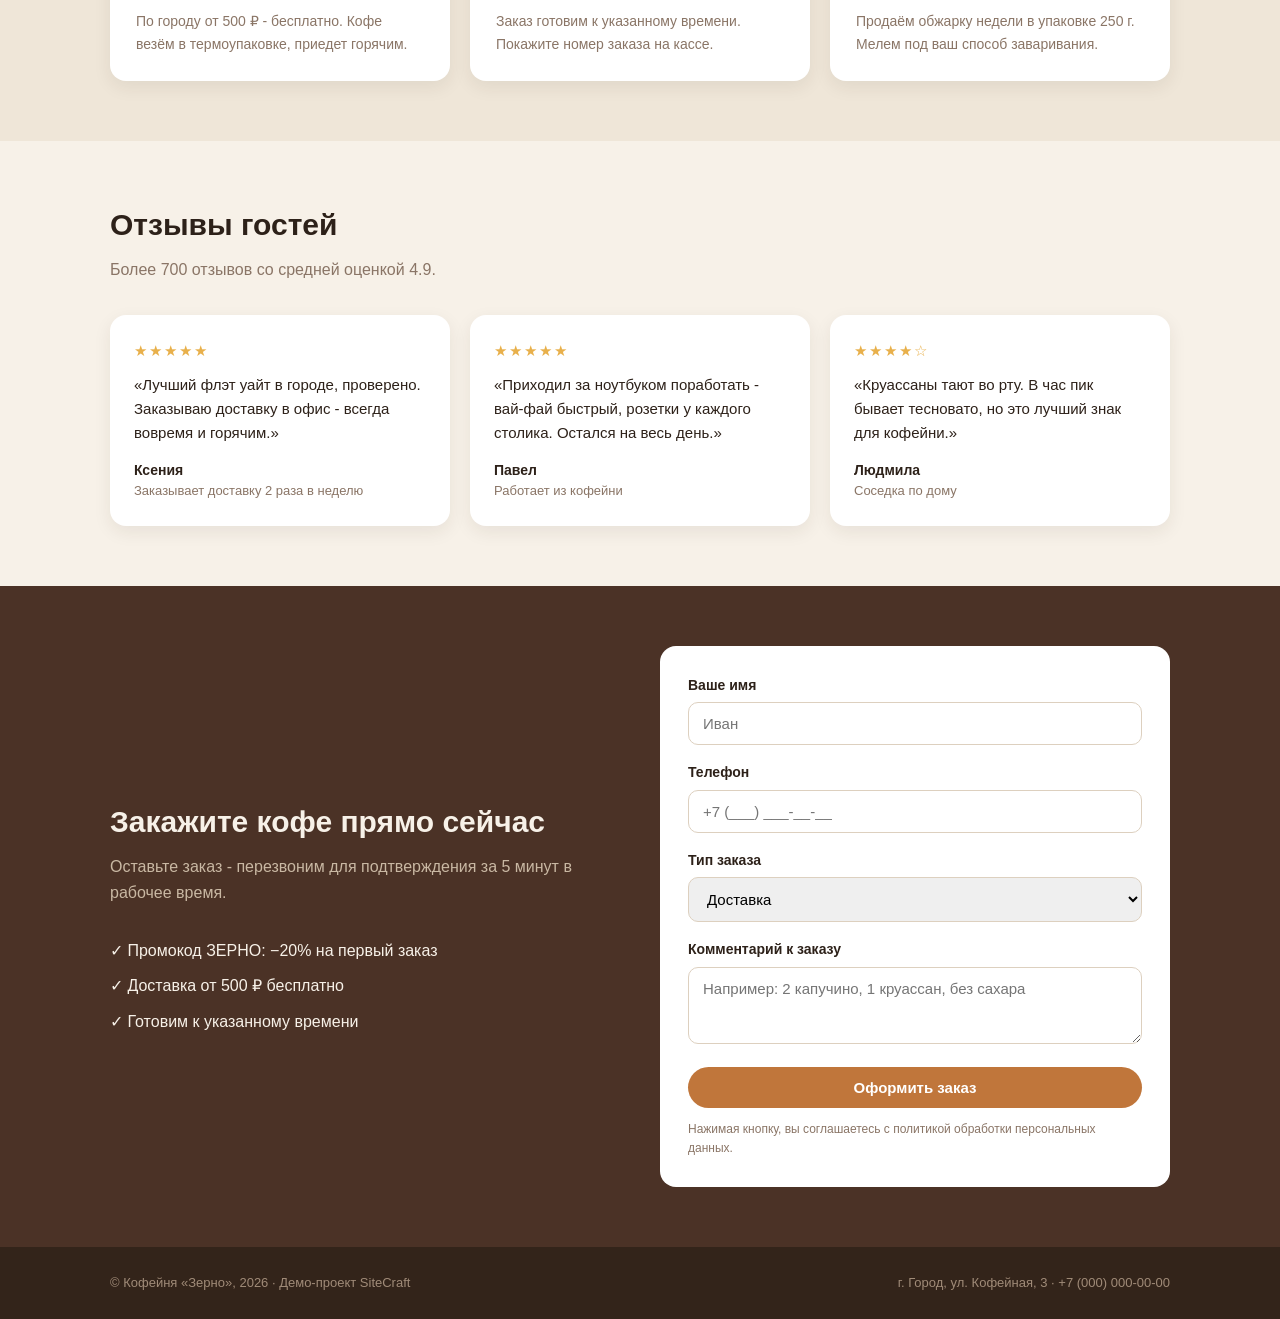
<file: cases/coffee.html>
<!DOCTYPE html>
<html lang="ru">
<head>
<meta charset="UTF-8">
<meta name="viewport" content="width=device-width, initial-scale=1.0">
<title>Кофейня «Зерно» - меню и доставка | Демо-кейс SiteCraft</title>
<meta name="description" content="Демо-лендинг кофейни с меню и доставкой. Проект SiteCraft.">
<link rel="icon" href="data:image/svg+xml,%3Csvg xmlns='http://www.w3.org/2000/svg' viewBox='0 0 32 32'%3E%3Crect width='32' height='32' rx='9' fill='%232E6BFF'/%3E%3Cpath d='M18 5 L9 18 h6 l-3 9 L23 13 h-7 l3 -8 z' fill='white'/%3E%3C/svg%3E">
<link rel="canonical" href="https://fedotov1963-ux.github.io/SiteCraft/cases/coffee.html">
<meta property="og:title" content="Кофейня «Зерно» - меню и доставка | Демо-кейс SiteCraft">
<meta property="og:description" content="Демо-лендинг кофейни с меню и доставкой. Проект SiteCraft.">
<meta property="og:type" content="website">
<meta property="og:url" content="https://fedotov1963-ux.github.io/SiteCraft/cases/coffee.html">
<meta property="og:image" content="https://fedotov1963-ux.github.io/SiteCraft/assets/og-image.png">
<meta property="og:locale" content="ru_RU">
<meta property="og:site_name" content="SiteCraft">
<style>
  :root{
    --brown:#4b3226; --cream:#f7f1e8; --accent:#c0763b; --ink:#2d2119;
    --muted:#8a7566; --card:#fff; --radius:16px;
  }
  *{margin:0;padding:0;box-sizing:border-box}
  body{font-family:"Segoe UI",Arial,sans-serif;background:var(--cream);color:var(--ink);line-height:1.6}
  .container{max-width:1100px;margin:0 auto;padding:0 20px}
  a{color:var(--accent);text-decoration:none}
  h2{font-size:30px;margin-bottom:8px}
  .sub{color:var(--muted);margin-bottom:32px}
  .btn{display:inline-block;background:var(--accent);color:#fff;padding:12px 26px;border-radius:999px;font-weight:700;border:none;cursor:pointer;font-size:15px;transition:background .2s}
  .btn:hover{background:#a5602c}
  .btn.small{padding:9px 18px;font-size:14px}
  .btn.ghost{background:transparent;color:var(--accent);border:2px solid var(--accent)}

  header{background:var(--cream);border-bottom:1px solid #e6dccd;position:sticky;top:0;z-index:10}
  .header-in{display:flex;align-items:center;justify-content:space-between;padding:14px 0}
  .logo{font-size:22px;font-weight:700;color:var(--brown)}
  .logo span{color:var(--accent)}
  nav a{color:var(--muted);margin-left:22px;font-size:15px}
  nav a:hover{color:var(--ink)}

  .hero{background:linear-gradient(150deg,#4b3226 0%,#6b4a35 100%);color:var(--cream);padding:76px 0}
  .hero-grid{display:grid;grid-template-columns:1.1fr .9fr;gap:40px;align-items:center}
  .hero h1{font-size:38px;line-height:1.2;margin-bottom:16px}
  .hero h1 span{color:var(--gold,#e8b04b)}
  .hero p.lead{font-size:18px;color:#e2d5c4;margin-bottom:26px}
  .hero-cta{display:flex;gap:14px;flex-wrap:wrap}
  .hero-note{margin-top:16px;font-size:14px;color:#c9b8a3}
  .hero-card{background:rgba(255,255,255,.08);border:1px solid rgba(255,255,255,.18);border-radius:var(--radius);padding:30px;text-align:center}
  .hero-card .big{font-size:46px;font-weight:700;color:#e8b04b}
  .hero-card p{color:#e2d5c4;margin-top:8px;font-size:15px}

  .stats{background:#e8b04b;color:var(--brown);padding:28px 0}
  .stats-grid{display:grid;grid-template-columns:repeat(3,1fr);gap:18px;text-align:center}
  .stats b{font-size:26px;display:block}
  .stats span{font-size:13px}

  section{padding:60px 0}
  .menu-grid{display:grid;grid-template-columns:1fr 1fr;gap:14px 36px}
  .menu-item{display:flex;justify-content:space-between;align-items:baseline;gap:16px;padding:14px 0;border-bottom:1px dashed #d8cbbb}
  .menu-item b{font-size:16px}
  .menu-item .desc{display:block;font-size:13px;color:var(--muted);font-weight:400}
  .menu-item .cost{font-size:17px;font-weight:700;color:var(--accent);white-space:nowrap}

  .cards{display:grid;grid-template-columns:repeat(3,1fr);gap:20px}
  .card{background:var(--card);border-radius:var(--radius);padding:26px;box-shadow:0 6px 18px rgba(45,33,25,.08)}
  .card .ic{font-size:30px;margin-bottom:10px}
  .card h3{font-size:18px;margin-bottom:6px}
  .card p{font-size:14px;color:var(--muted)}

  .reviews{display:grid;grid-template-columns:repeat(3,1fr);gap:20px}
  .review{background:#fff;border-radius:var(--radius);padding:24px;font-size:15px;box-shadow:0 6px 18px rgba(45,33,25,.08)}
  .review .stars{color:#e8b04b;letter-spacing:2px;margin-bottom:10px}
  .review .who{margin-top:14px;font-weight:600;font-size:14px}
  .review .who span{display:block;font-weight:400;color:var(--muted);font-size:13px}

  .cta{background:var(--brown);color:var(--cream)}
  .cta-grid{display:grid;grid-template-columns:1fr 1fr;gap:40px;align-items:center}
  .cta .sub{color:#c9b8a3}
  form{background:#fff;border-radius:var(--radius);padding:28px;color:var(--ink)}
  form label{display:block;font-size:14px;font-weight:600;margin-bottom:6px}
  form input,form select,form textarea{width:100%;padding:12px 14px;border:1px solid #ddd0bf;border-radius:10px;font-size:15px;margin-bottom:16px;font-family:inherit}
  form input:focus,form select:focus,form textarea:focus{outline:2px solid var(--accent);border-color:transparent}
  form .btn{width:100%}
  form .agree{font-size:12px;color:var(--muted);margin-top:12px;margin-bottom:0}

  footer{background:#33241a;color:#a08b78;padding:26px 0;font-size:13px}
  .foot{display:flex;justify-content:space-between;gap:20px;flex-wrap:wrap}
  .demo-note{background:#e8b04b;color:var(--brown);text-align:center;padding:8px 12px;font-size:13px;font-weight:700}

  @media(max-width:900px){
    .hero-grid,.cta-grid{grid-template-columns:1fr}
    .cards,.reviews{grid-template-columns:1fr}
    .menu-grid{grid-template-columns:1fr}
    .stats-grid{grid-template-columns:1fr}
    .hero h1{font-size:29px}
    h2{font-size:24px}
    nav{display:none}
  }
</style>
</head>
<body>

<div class="demo-note">Демо-проект: лендинг создан для портфолио SiteCraft. Кофейня вымышленная, формы не отправляют данные.</div>

<header>
  <div class="container header-in">
    <div class="logo">Кофейня <span>«Зерно»</span></div>
    <nav>
      <a href="#menu">Меню</a>
      <a href="#delivery">Доставка</a>
      <a href="#reviews">Отзывы</a>
      <a href="#order">Заказать</a>
    </nav>
    <a href="#order" class="btn small">Заказать</a>
  </div>
</header>

<section class="hero" style="padding:76px 0">
  <div class="container hero-grid">
    <div>
      <h1>Свежая обжарка каждое утро.<br><span>Доставка за 40 минут</span></h1>
      <p class="lead">Зерна с ферм Бразилии и Эфиопии, обжарка на месте, выпечка из собственной пекарни. Закажите кофе и завтрак - привезём горячим.</p>
      <div class="hero-cta">
        <a href="#order" class="btn">Заказать доставку</a>
        <a href="#menu" class="btn ghost" style="color:#e8b04b;border-color:#e8b04b">Смотреть меню</a>
      </div>
      <p class="hero-note">Работаем ежедневно 8:00–22:00 · Доставка по городу от 500 ₽ бесплатно</p>
    </div>
    <div class="hero-card">
      <div class="big">−20%</div>
      <p>на первый заказ по промокоду ЗЕРНО.<br>Действует при заказе через сайт.</p>
    </div>
  </div>
</section>

<div class="stats">
  <div class="container stats-grid">
    <div><b>40 мин</b><span>среднее время доставки</span></div>
    <div><b>12 сортов</b><span>зерна в обжарке каждый день</span></div>
    <div><b>4.9</b><span>рейтинг на картах</span></div>
  </div>
</div>

<section id="menu">
  <div class="container">
    <h2>Меню</h2>
    <p class="sub">Классика и авторские напитки. Цены на сайте - как в кофейне.</p>
    <div class="menu-grid">
      <div class="menu-item"><div><b>Эспрессо</b><span class="desc">крепкий, на зерне арабики</span></div><div class="cost">180 ₽</div></div>
      <div class="menu-item"><div><b>Капучино</b><span class="desc">на фермерском молоке</span></div><div class="cost">290 ₽</div></div>
      <div class="menu-item"><div><b>Флэт уайт</b><span class="desc">двойной шот, бархатная пенка</span></div><div class="cost">320 ₽</div></div>
      <div class="menu-item"><div><b>Раф «Зерно»</b><span class="desc">фирменный, со сливками и карамелью</span></div><div class="cost">340 ₽</div></div>
      <div class="menu-item"><div><b>Фильтр-кофе дня</b><span class="desc">сорт меняется еженедельно</span></div><div class="cost">260 ₽</div></div>
      <div class="menu-item"><div><b>Матча латте</b><span class="desc">церемониальная матча, овсяное молоко</span></div><div class="cost">330 ₽</div></div>
      <div class="menu-item"><div><b>Круассан классический</b><span class="desc">выпечка собственной пекарни</span></div><div class="cost">220 ₽</div></div>
      <div class="menu-item"><div><b>Завтрак «Зерно»</b><span class="desc">яичница, тосты, салат, кофе</span></div><div class="cost">590 ₽</div></div>
    </div>
  </div>
</section>

<section id="delivery" style="background:#efe6d8">
  <div class="container">
    <h2>Доставка и самовывоз</h2>
    <p class="sub">Заказывайте через сайт - быстрее, чем по телефону.</p>
    <div class="cards">
      <div class="card">
        <div class="ic">🛵</div>
        <h3>Доставка за 40 минут</h3>
        <p>По городу от 500 ₽ - бесплатно. Кофе везём в термоупаковке, приедет горячим.</p>
      </div>
      <div class="card">
        <div class="ic">🥡</div>
        <h3>Самовывоз со скидкой 10%</h3>
        <p>Заказ готовим к указанному времени. Покажите номер заказа на кассе.</p>
      </div>
      <div class="card">
        <div class="ic">🫘</div>
        <h3>Зерно домой</h3>
        <p>Продаём обжарку недели в упаковке 250 г. Мелем под ваш способ заваривания.</p>
      </div>
    </div>
  </div>
</section>

<section id="reviews">
  <div class="container">
    <h2>Отзывы гостей</h2>
    <p class="sub">Более 700 отзывов со средней оценкой 4.9.</p>
    <div class="reviews">
      <div class="review">
        <div class="stars">★★★★★</div>
        «Лучший флэт уайт в городе, проверено. Заказываю доставку в офис - всегда вовремя и горячим.»
        <div class="who">Ксения<span>Заказывает доставку 2 раза в неделю</span></div>
      </div>
      <div class="review">
        <div class="stars">★★★★★</div>
        «Приходил за ноутбуком поработать - вай-фай быстрый, розетки у каждого столика. Остался на весь день.»
        <div class="who">Павел<span>Работает из кофейни</span></div>
      </div>
      <div class="review">
        <div class="stars">★★★★☆</div>
        «Круассаны тают во рту. В час пик бывает тесновато, но это лучший знак для кофейни.»
        <div class="who">Людмила<span>Соседка по дому</span></div>
      </div>
    </div>
  </div>
</section>

<section class="cta" id="order">
  <div class="container cta-grid">
    <div>
      <h2>Закажите кофе прямо сейчас</h2>
      <p class="sub">Оставьте заказ - перезвоним для подтверждения за 5 минут в рабочее время.</p>
      <ul style="list-style:none">
        <li style="margin-bottom:10px">✓ Промокод ЗЕРНО: −20% на первый заказ</li>
        <li style="margin-bottom:10px">✓ Доставка от 500 ₽ бесплатно</li>
        <li>✓ Готовим к указанному времени</li>
      </ul>
    </div>
    <form onsubmit="event.preventDefault();alert('Демо-режим: форма не отправляет данные.');">
      <label for="name">Ваше имя</label>
      <input id="name" type="text" placeholder="Иван" required>
      <label for="phone">Телефон</label>
      <input id="phone" type="tel" placeholder="+7 (___) ___-__-__" required>
      <label for="order-type">Тип заказа</label>
      <select id="order-type">
        <option>Доставка</option>
        <option>Самовывоз</option>
        <option>Зерно домой</option>
      </select>
      <label for="comment">Комментарий к заказу</label>
      <textarea id="comment" rows="3" placeholder="Например: 2 капучино, 1 круассан, без сахара"></textarea>
      <button class="btn" type="submit">Оформить заказ</button>
      <p class="agree">Нажимая кнопку, вы соглашаетесь с политикой обработки персональных данных.</p>
    </form>
  </div>
</section>

<footer>
  <div class="container foot">
    <div>© Кофейня «Зерно», 2026 · Демо-проект SiteCraft</div>
    <div>г. Город, ул. Кофейная, 3 · +7 (000) 000-00-00</div>
  </div>
</footer>

</body>
</html>
</file>
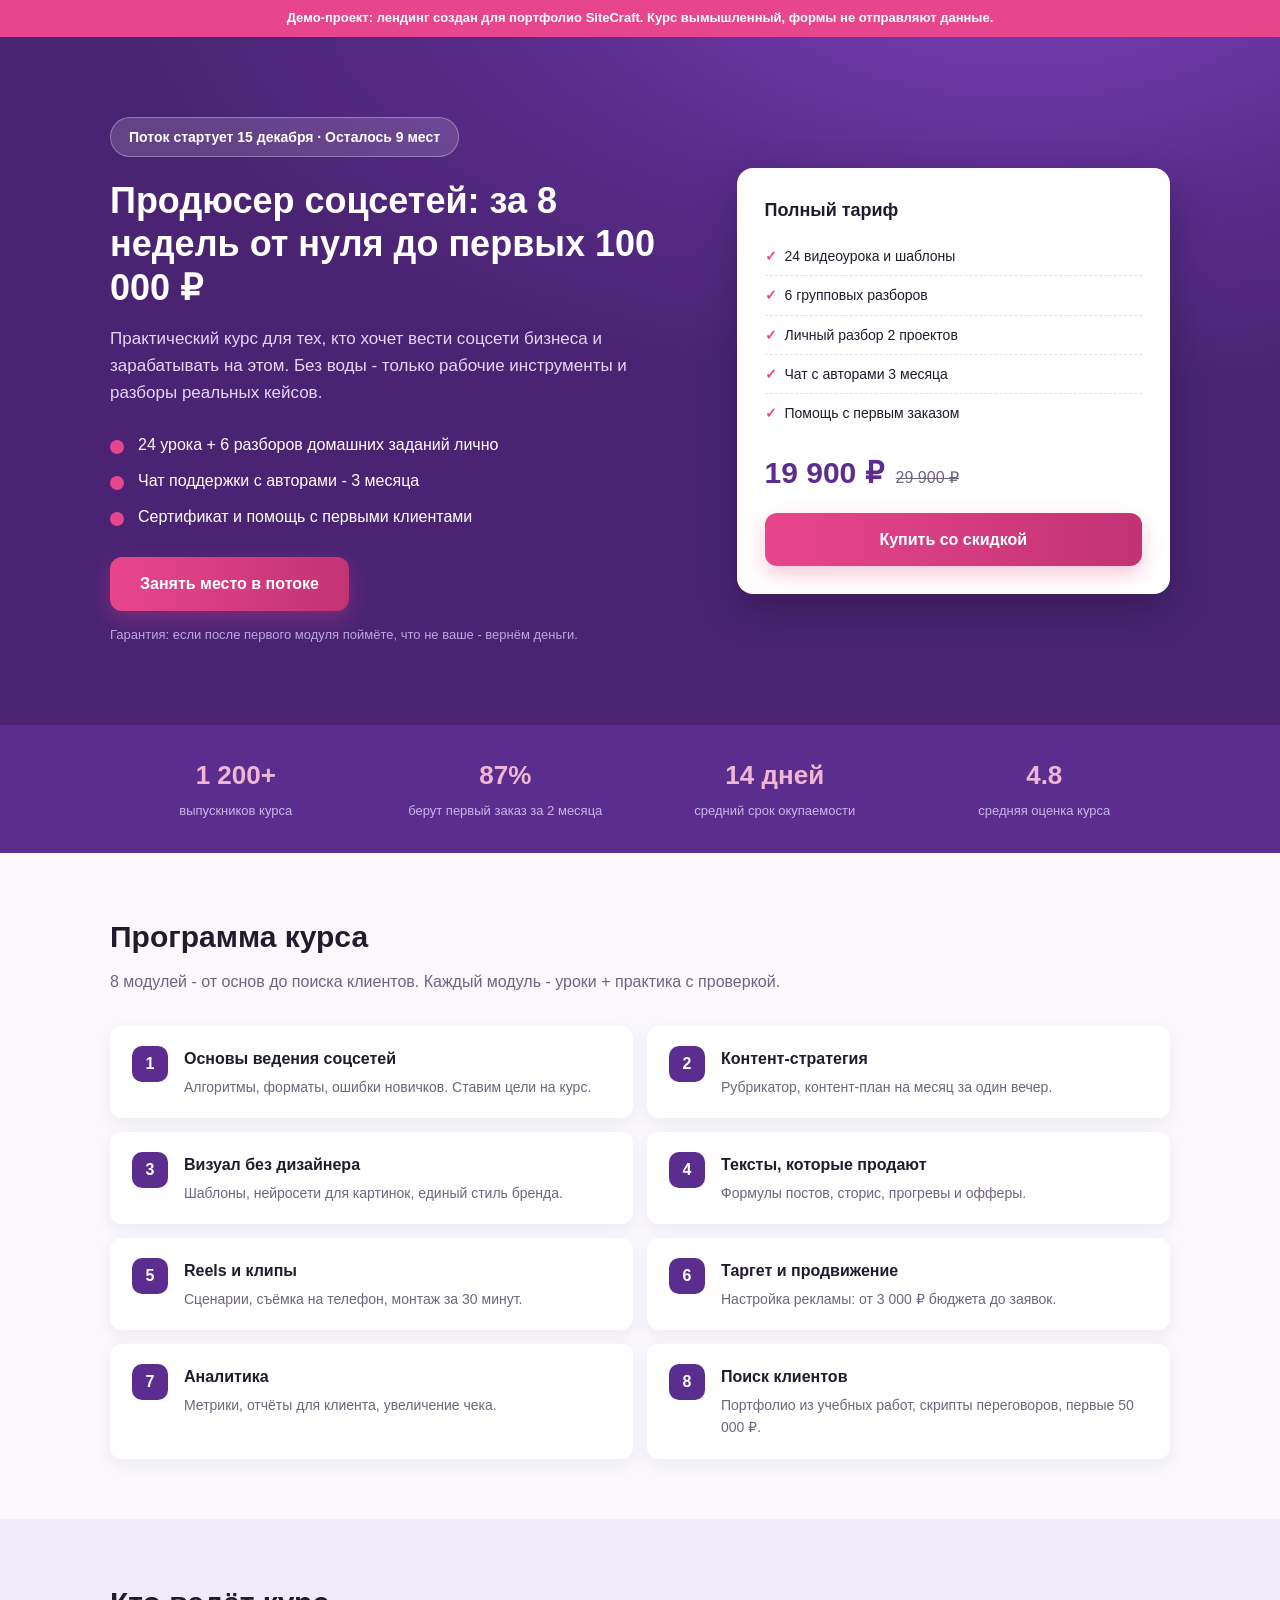
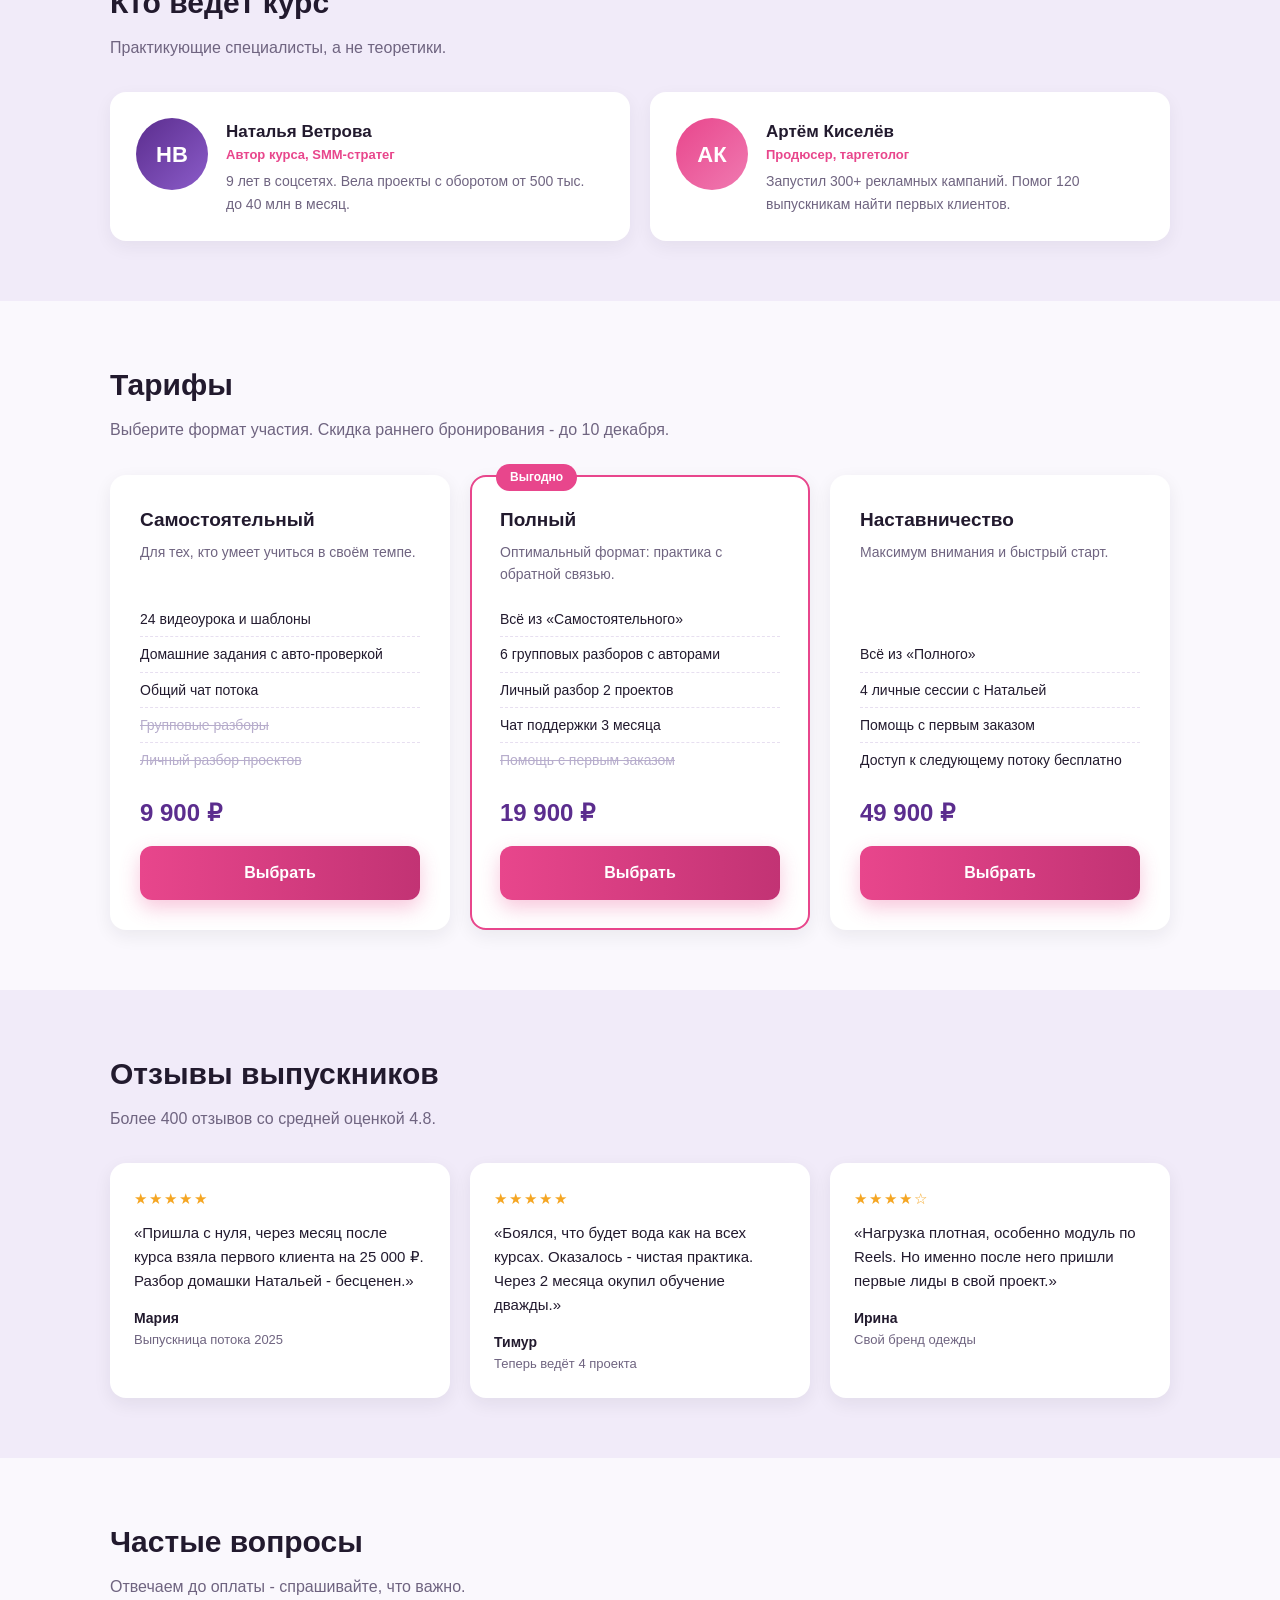
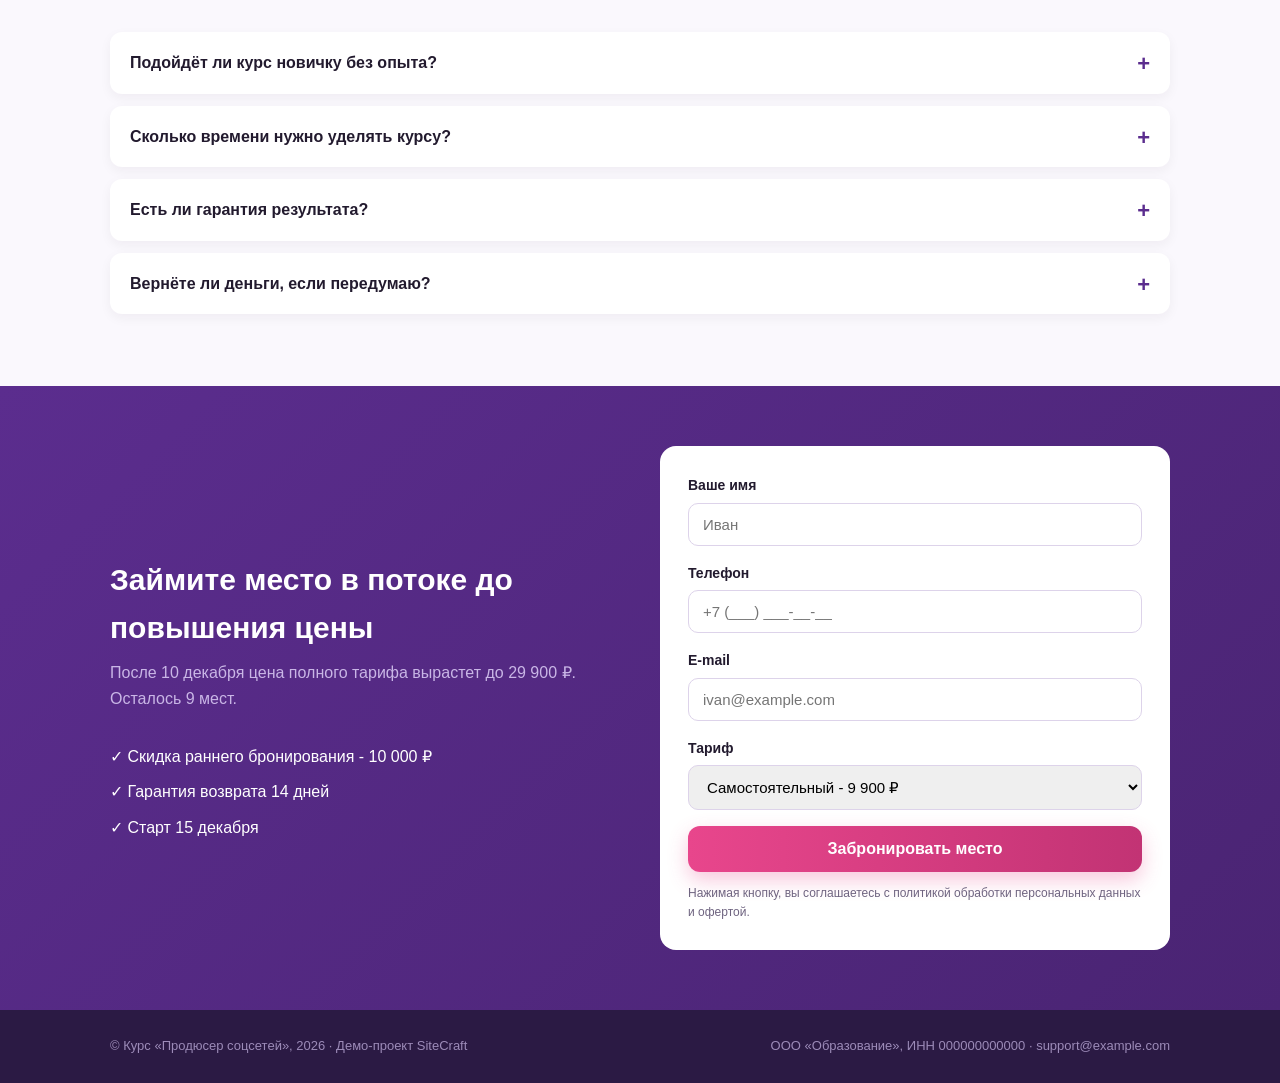
<file: cases/course.html>
<!DOCTYPE html>
<html lang="ru">
<head>
<meta charset="UTF-8">
<meta name="viewport" content="width=device-width, initial-scale=1.0">
<title>Курс «Продюсер соцсетей» - поток 2026 | Демо-кейс SiteCraft</title>
<meta name="description" content="Демо-лендинг онлайн-курса. Проект SiteCraft.">
<link rel="icon" href="data:image/svg+xml,%3Csvg xmlns='http://www.w3.org/2000/svg' viewBox='0 0 32 32'%3E%3Crect width='32' height='32' rx='9' fill='%232E6BFF'/%3E%3Cpath d='M18 5 L9 18 h6 l-3 9 L23 13 h-7 l3 -8 z' fill='white'/%3E%3C/svg%3E">
<link rel="canonical" href="https://fedotov1963-ux.github.io/SiteCraft/cases/course.html">
<meta property="og:title" content="Курс «Продюсер соцсетей» - поток 2026 | Демо-кейс SiteCraft">
<meta property="og:description" content="Демо-лендинг онлайн-курса. Проект SiteCraft.">
<meta property="og:type" content="website">
<meta property="og:url" content="https://fedotov1963-ux.github.io/SiteCraft/cases/course.html">
<meta property="og:image" content="https://fedotov1963-ux.github.io/SiteCraft/assets/og-image.png">
<meta property="og:locale" content="ru_RU">
<meta property="og:site_name" content="SiteCraft">
<style>
  :root{
    --violet:#5b2d8e; --pink:#e8468c; --ink:#221a2e; --muted:#6f6480;
    --bg:#faf8fd; --card:#fff; --radius:16px;
  }
  *{margin:0;padding:0;box-sizing:border-box}
  body{font-family:"Segoe UI",Arial,sans-serif;background:var(--bg);color:var(--ink);line-height:1.6}
  .container{max-width:1100px;margin:0 auto;padding:0 20px}
  a{color:var(--pink);text-decoration:none}
  h2{font-size:30px;margin-bottom:8px}
  .sub{color:var(--muted);margin-bottom:32px}
  .btn{display:inline-block;background:linear-gradient(90deg,var(--pink),#c23374);color:#fff;padding:14px 30px;border-radius:12px;font-weight:700;border:none;cursor:pointer;font-size:16px;box-shadow:0 8px 20px rgba(232,70,140,.3)}
  .btn:hover{filter:brightness(1.05)}
  .btn.small{padding:9px 18px;font-size:14px}

  .hero{background:radial-gradient(900px 420px at 80% -10%,#7a3fb5 0%,#5b2d8e 55%,#4a2473 100%);color:#fff;padding:80px 0}
  .hero-grid{display:grid;grid-template-columns:1.15fr .85fr;gap:40px;align-items:center}
  .hero h1{font-size:36px;line-height:1.2;margin-bottom:16px}
  .hero p.lead{font-size:17px;color:#e3d6f5;margin-bottom:26px}
  .hero-date{display:inline-block;background:rgba(255,255,255,.14);border:1px solid rgba(255,255,255,.3);padding:8px 18px;border-radius:999px;font-weight:600;margin-bottom:22px;font-size:14px}
  .hero-points{list-style:none;margin-bottom:28px}
  .hero-points li{padding-left:28px;position:relative;margin-bottom:10px}
  .hero-points li::before{content:"";position:absolute;left:0;top:8px;width:14px;height:14px;border-radius:50%;background:var(--pink)}
  .hero-note{font-size:13px;color:#bda8dd;margin-top:14px}
  .hero-card{background:#fff;color:var(--ink);border-radius:var(--radius);padding:28px;box-shadow:0 16px 40px rgba(0,0,0,.25)}
  .hero-card h3{font-size:18px;margin-bottom:12px}
  .hero-card ul{list-style:none;font-size:14px;margin-bottom:16px}
  .hero-card ul li{padding:8px 0;border-bottom:1px dashed #e7dff0;display:flex;gap:8px}
  .hero-card ul li::before{content:"✓";color:var(--pink);font-weight:700}
  .hero-card ul li:last-child{border-bottom:none}
  .hero-card .price{display:flex;align-items:baseline;gap:12px;margin-bottom:16px}
  .hero-card .price b{font-size:30px;color:var(--violet)}
  .hero-card .price s{color:var(--muted)}

  .stats{background:var(--violet);color:#fff;padding:30px 0}
  .stats-grid{display:grid;grid-template-columns:repeat(4,1fr);gap:18px;text-align:center}
  .stats b{font-size:26px;display:block;color:#f0b7d4}
  .stats span{font-size:13px;color:#c9b6e6}

  section{padding:60px 0}
  .program-list{display:grid;grid-template-columns:1fr 1fr;gap:14px;counter-reset:mod}
  .module{background:#fff;border-radius:12px;padding:20px 22px;counter-increment:mod;box-shadow:0 6px 18px rgba(34,26,46,.06);display:flex;gap:16px;align-items:flex-start}
  .module::before{content:counter(mod);flex:0 0 36px;width:36px;height:36px;border-radius:10px;background:var(--violet);color:#fff;display:flex;align-items:center;justify-content:center;font-weight:700}
  .module b{display:block;margin-bottom:4px}
  .module p{font-size:14px;color:var(--muted)}

  .speakers{display:grid;grid-template-columns:repeat(2,1fr);gap:20px}
  .speaker{background:#fff;border-radius:var(--radius);padding:26px;display:flex;gap:18px;box-shadow:0 6px 18px rgba(34,26,46,.06)}
  .speaker .ava{flex:0 0 72px;width:72px;height:72px;border-radius:50%;display:flex;align-items:center;justify-content:center;color:#fff;font-weight:700;font-size:22px}
  .speaker .a1{background:linear-gradient(135deg,var(--violet),#8b5cc9)}
  .speaker .a2{background:linear-gradient(135deg,var(--pink),#f07ab1)}
  .speaker b{display:block;font-size:17px}
  .speaker .role{font-size:13px;color:var(--pink);font-weight:600;margin-bottom:4px}
  .speaker p{font-size:14px;color:var(--muted)}

  .tariffs{display:grid;grid-template-columns:repeat(3,1fr);gap:20px}
  .tariff{background:#fff;border-radius:var(--radius);padding:28px;box-shadow:0 6px 18px rgba(34,26,46,.07);display:flex;flex-direction:column;border:2px solid transparent}
  .tariff.hot{border-color:var(--pink);position:relative}
  .tariff.hot::before{content:"Выгодно";position:absolute;top:-13px;left:24px;background:var(--pink);color:#fff;font-size:12px;font-weight:700;padding:4px 14px;border-radius:999px}
  .tariff h3{font-size:19px;margin-bottom:6px}
  .tariff p{font-size:14px;color:var(--muted);flex:1}
  .tariff ul{list-style:none;margin:16px 0;font-size:14px}
  .tariff ul li{padding:6px 0;border-bottom:1px dashed #e7dff0}
  .tariff ul li:last-child{border-bottom:none}
  .tariff ul li.off{color:#b7adcc;text-decoration:line-through}
  .tariff .cost{font-size:24px;font-weight:800;color:var(--violet);margin-bottom:14px}
  .tariff .btn{width:100%;text-align:center}

  .reviews{display:grid;grid-template-columns:repeat(3,1fr);gap:20px}
  .review{background:#fff;border-radius:var(--radius);padding:24px;font-size:15px;box-shadow:0 6px 18px rgba(34,26,46,.07)}
  .review .stars{color:#f5a623;letter-spacing:2px;margin-bottom:10px}
  .review .who{margin-top:14px;font-weight:600;font-size:14px}
  .review .who span{display:block;font-weight:400;color:var(--muted);font-size:13px}

  details{background:#fff;border-radius:12px;margin-bottom:12px;padding:0 20px;box-shadow:0 4px 12px rgba(34,26,46,.05)}
  summary{cursor:pointer;font-weight:600;padding:18px 0;list-style:none;position:relative;padding-right:32px}
  summary::after{content:"+";position:absolute;right:0;top:14px;font-size:22px;color:var(--violet)}
  details[open] summary::after{content:"−"}
  details p{padding:0 0 18px;color:var(--muted)}

  .cta{background:linear-gradient(135deg,var(--violet),#4a2473);color:#fff}
  .cta-grid{display:grid;grid-template-columns:1fr 1fr;gap:40px;align-items:center}
  .cta .sub{color:#c9b6e6}
  form{background:#fff;border-radius:var(--radius);padding:28px;color:var(--ink)}
  form label{display:block;font-size:14px;font-weight:600;margin-bottom:6px}
  form input,form select{width:100%;padding:12px 14px;border:1px solid #ddd3ea;border-radius:10px;font-size:15px;margin-bottom:16px;font-family:inherit}
  form input:focus,form select:focus{outline:2px solid var(--pink);border-color:transparent}
  form .btn{width:100%}
  form .agree{font-size:12px;color:var(--muted);margin-top:12px;margin-bottom:0}

  footer{background:#2b1a44;color:#9c8bb8;padding:26px 0;font-size:13px}
  .foot{display:flex;justify-content:space-between;gap:20px;flex-wrap:wrap}
  .demo-note{background:var(--pink);color:#fff;text-align:center;padding:8px 12px;font-size:13px;font-weight:700}

  @media(max-width:900px){
    .hero-grid,.cta-grid{grid-template-columns:1fr}
    .program-list,.speakers{grid-template-columns:1fr}
    .tariffs,.reviews{grid-template-columns:1fr}
    .stats-grid{grid-template-columns:repeat(2,1fr)}
    .hero h1{font-size:28px}
    h2{font-size:24px}
  }
</style>
</head>
<body>

<div class="demo-note">Демо-проект: лендинг создан для портфолио SiteCraft. Курс вымышленный, формы не отправляют данные.</div>

<section class="hero" style="padding:80px 0">
  <div class="container hero-grid">
    <div>
      <span class="hero-date">Поток стартует 15 декабря · Осталось 9 мест</span>
      <h1>Продюсер соцсетей: за 8 недель от нуля до первых 100 000 ₽</h1>
      <p class="lead">Практический курс для тех, кто хочет вести соцсети бизнеса и зарабатывать на этом. Без воды - только рабочие инструменты и разборы реальных кейсов.</p>
      <ul class="hero-points">
        <li>24 урока + 6 разборов домашних заданий лично</li>
        <li>Чат поддержки с авторами - 3 месяца</li>
        <li>Сертификат и помощь с первыми клиентами</li>
      </ul>
      <a href="#buy" class="btn">Занять место в потоке</a>
      <p class="hero-note">Гарантия: если после первого модуля поймёте, что не ваше - вернём деньги.</p>
    </div>
    <div class="hero-card">
      <h3>Полный тариф</h3>
      <ul>
        <li>24 видеоурока и шаблоны</li>
        <li>6 групповых разборов</li>
        <li>Личный разбор 2 проектов</li>
        <li>Чат с авторами 3 месяца</li>
        <li>Помощь с первым заказом</li>
      </ul>
      <div class="price"><b>19 900 ₽</b><s>29 900 ₽</s></div>
      <a href="#buy" class="btn" style="width:100%;text-align:center">Купить со скидкой</a>
    </div>
  </div>
</section>

<div class="stats">
  <div class="container stats-grid">
    <div><b>1 200+</b><span>выпускников курса</span></div>
    <div><b>87%</b><span>берут первый заказ за 2 месяца</span></div>
    <div><b>14 дней</b><span>средний срок окупаемости</span></div>
    <div><b>4.8</b><span>средняя оценка курса</span></div>
  </div>
</div>

<section>
  <div class="container">
    <h2>Программа курса</h2>
    <p class="sub">8 модулей - от основ до поиска клиентов. Каждый модуль - уроки + практика с проверкой.</p>
    <div class="program-list">
      <div class="module"><div><b>Основы ведения соцсетей</b><p>Алгоритмы, форматы, ошибки новичков. Ставим цели на курс.</p></div></div>
      <div class="module"><div><b>Контент-стратегия</b><p>Рубрикатор, контент-план на месяц за один вечер.</p></div></div>
      <div class="module"><div><b>Визуал без дизайнера</b><p>Шаблоны, нейросети для картинок, единый стиль бренда.</p></div></div>
      <div class="module"><div><b>Тексты, которые продают</b><p>Формулы постов, сторис, прогревы и офферы.</p></div></div>
      <div class="module"><div><b>Reels и клипы</b><p>Сценарии, съёмка на телефон, монтаж за 30 минут.</p></div></div>
      <div class="module"><div><b>Таргет и продвижение</b><p>Настройка рекламы: от 3 000 ₽ бюджета до заявок.</p></div></div>
      <div class="module"><div><b>Аналитика</b><p>Метрики, отчёты для клиента, увеличение чека.</p></div></div>
      <div class="module"><div><b>Поиск клиентов</b><p>Портфолио из учебных работ, скрипты переговоров, первые 50 000 ₽.</p></div></div>
    </div>
  </div>
</section>

<section style="background:#f1ebf9">
  <div class="container">
    <h2>Кто ведёт курс</h2>
    <p class="sub">Практикующие специалисты, а не теоретики.</p>
    <div class="speakers">
      <div class="speaker">
        <div class="ava a1">НВ</div>
        <div>
          <b>Наталья Ветрова</b>
          <div class="role">Автор курса, SMM-стратег</div>
          <p>9 лет в соцсетях. Вела проекты с оборотом от 500 тыс. до 40 млн в месяц.</p>
        </div>
      </div>
      <div class="speaker">
        <div class="ava a2">АК</div>
        <div>
          <b>Артём Киселёв</b>
          <div class="role">Продюсер, таргетолог</div>
          <p>Запустил 300+ рекламных кампаний. Помог 120 выпускникам найти первых клиентов.</p>
        </div>
      </div>
    </div>
  </div>
</section>

<section>
  <div class="container">
    <h2>Тарифы</h2>
    <p class="sub">Выберите формат участия. Скидка раннего бронирования - до 10 декабря.</p>
    <div class="tariffs">
      <div class="tariff">
        <h3>Самостоятельный</h3>
        <p>Для тех, кто умеет учиться в своём темпе.</p>
        <ul>
          <li>24 видеоурока и шаблоны</li>
          <li>Домашние задания с авто-проверкой</li>
          <li>Общий чат потока</li>
          <li class="off">Групповые разборы</li>
          <li class="off">Личный разбор проектов</li>
        </ul>
        <div class="cost">9 900 ₽</div>
        <a href="#buy" class="btn">Выбрать</a>
      </div>
      <div class="tariff hot">
        <h3>Полный</h3>
        <p>Оптимальный формат: практика с обратной связью.</p>
        <ul>
          <li>Всё из «Самостоятельного»</li>
          <li>6 групповых разборов с авторами</li>
          <li>Личный разбор 2 проектов</li>
          <li>Чат поддержки 3 месяца</li>
          <li class="off">Помощь с первым заказом</li>
        </ul>
        <div class="cost">19 900 ₽</div>
        <a href="#buy" class="btn">Выбрать</a>
      </div>
      <div class="tariff">
        <h3>Наставничество</h3>
        <p>Максимум внимания и быстрый старт.</p>
        <ul>
          <li>Всё из «Полного»</li>
          <li>4 личные сессии с Натальей</li>
          <li>Помощь с первым заказом</li>
          <li>Доступ к следующему потоку бесплатно</li>
        </ul>
        <div class="cost">49 900 ₽</div>
        <a href="#buy" class="btn">Выбрать</a>
      </div>
    </div>
  </div>
</section>

<section style="background:#f1ebf9">
  <div class="container">
    <h2>Отзывы выпускников</h2>
    <p class="sub">Более 400 отзывов со средней оценкой 4.8.</p>
    <div class="reviews">
      <div class="review">
        <div class="stars">★★★★★</div>
        «Пришла с нуля, через месяц после курса взяла первого клиента на 25 000 ₽. Разбор домашки Натальей - бесценен.»
        <div class="who">Мария<span>Выпускница потока 2025</span></div>
      </div>
      <div class="review">
        <div class="stars">★★★★★</div>
        «Боялся, что будет вода как на всех курсах. Оказалось - чистая практика. Через 2 месяца окупил обучение дважды.»
        <div class="who">Тимур<span>Теперь ведёт 4 проекта</span></div>
      </div>
      <div class="review">
        <div class="stars">★★★★☆</div>
        «Нагрузка плотная, особенно модуль по Reels. Но именно после него пришли первые лиды в свой проект.»
        <div class="who">Ирина<span>Свой бренд одежды</span></div>
      </div>
    </div>
  </div>
</section>

<section>
  <div class="container">
    <h2>Частые вопросы</h2>
    <p class="sub">Отвечаем до оплаты - спрашивайте, что важно.</p>
    <details>
      <summary>Подойдёт ли курс новичку без опыта?</summary>
      <p>Да. Программа начинается с основ, 70% выпускников начинали с нуля. Главное - выполнять домашние задания.</p>
    </details>
    <details>
      <summary>Сколько времени нужно уделять курсу?</summary>
      <p>Оптимально 5–7 часов в неделю: 2 урока, практика и разбор. Можно учиться в любое время - доступ к урокам бессрочный.</p>
    </details>
    <details>
      <summary>Есть ли гарантия результата?</summary>
      <p>Мы гарантируем возврат денег, если после первого модуля курс не подойдёт. Результат зависит от практики - поэтому в тарифах есть разборы.</p>
    </details>
    <details>
      <summary>Вернёте ли деньги, если передумаю?</summary>
      <p>Да, в течение 14 дней с полным возвратом, если пройдено не более 1 модуля.</p>
    </details>
  </div>
</section>

<section class="cta" id="buy">
  <div class="container cta-grid">
    <div>
      <h2>Займите место в потоке до повышения цены</h2>
      <p class="sub">После 10 декабря цена полного тарифа вырастет до 29 900 ₽. Осталось 9 мест.</p>
      <ul style="list-style:none">
        <li style="margin-bottom:10px">✓ Скидка раннего бронирования - 10 000 ₽</li>
        <li style="margin-bottom:10px">✓ Гарантия возврата 14 дней</li>
        <li>✓ Старт 15 декабря</li>
      </ul>
    </div>
    <form onsubmit="event.preventDefault();alert('Демо-режим: форма не отправляет данные.');">
      <label for="name">Ваше имя</label>
      <input id="name" type="text" placeholder="Иван" required>
      <label for="phone">Телефон</label>
      <input id="phone" type="tel" placeholder="+7 (___) ___-__-__" required>
      <label for="email">E-mail</label>
      <input id="email" type="email" placeholder="ivan@example.com" required>
      <label for="tariff">Тариф</label>
      <select id="tariff">
        <option>Самостоятельный - 9 900 ₽</option>
        <option>Полный - 19 900 ₽</option>
        <option>Наставничество - 49 900 ₽</option>
      </select>
      <button class="btn" type="submit">Забронировать место</button>
      <p class="agree">Нажимая кнопку, вы соглашаетесь с политикой обработки персональных данных и офертой.</p>
    </form>
  </div>
</section>

<footer>
  <div class="container foot">
    <div>© Курс «Продюсер соцсетей», 2026 · Демо-проект SiteCraft</div>
    <div>ООО «Образование», ИНН 000000000000 · support@example.com</div>
  </div>
</footer>

</body>
</html>
</file>
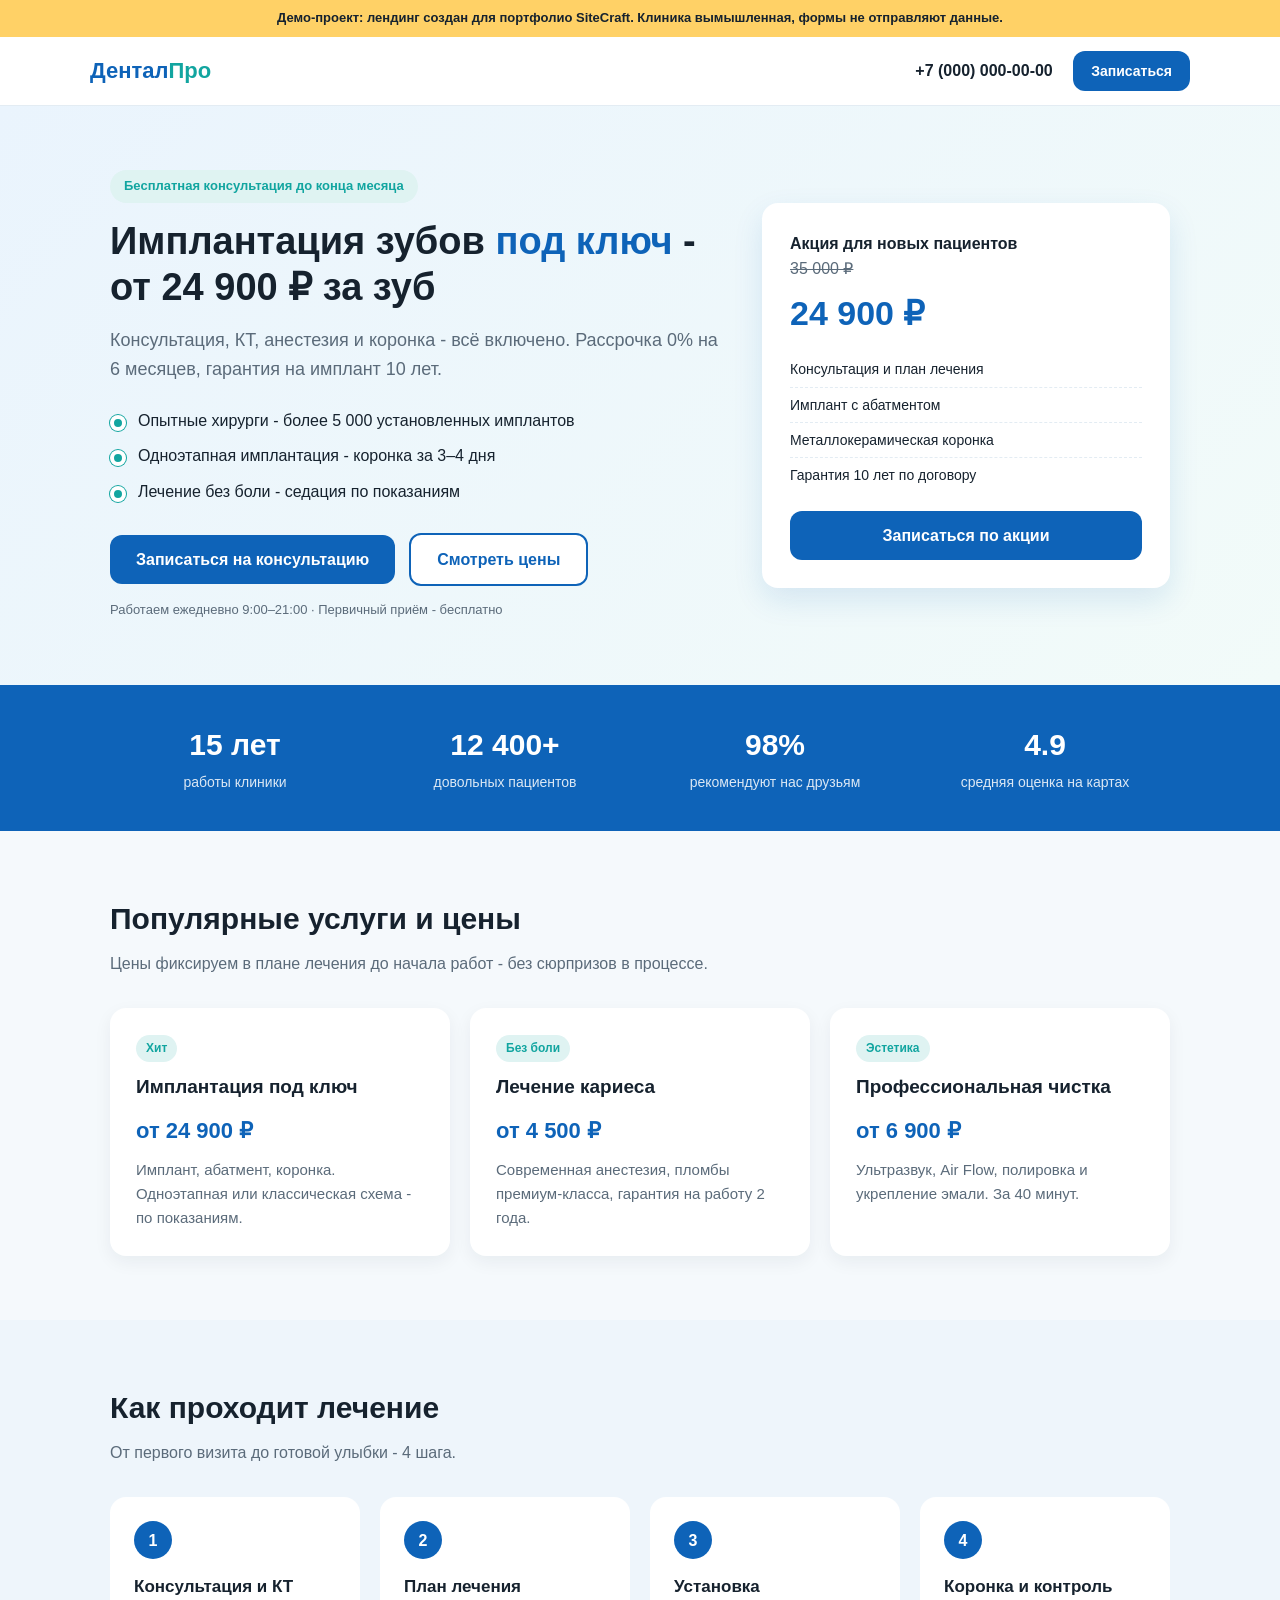
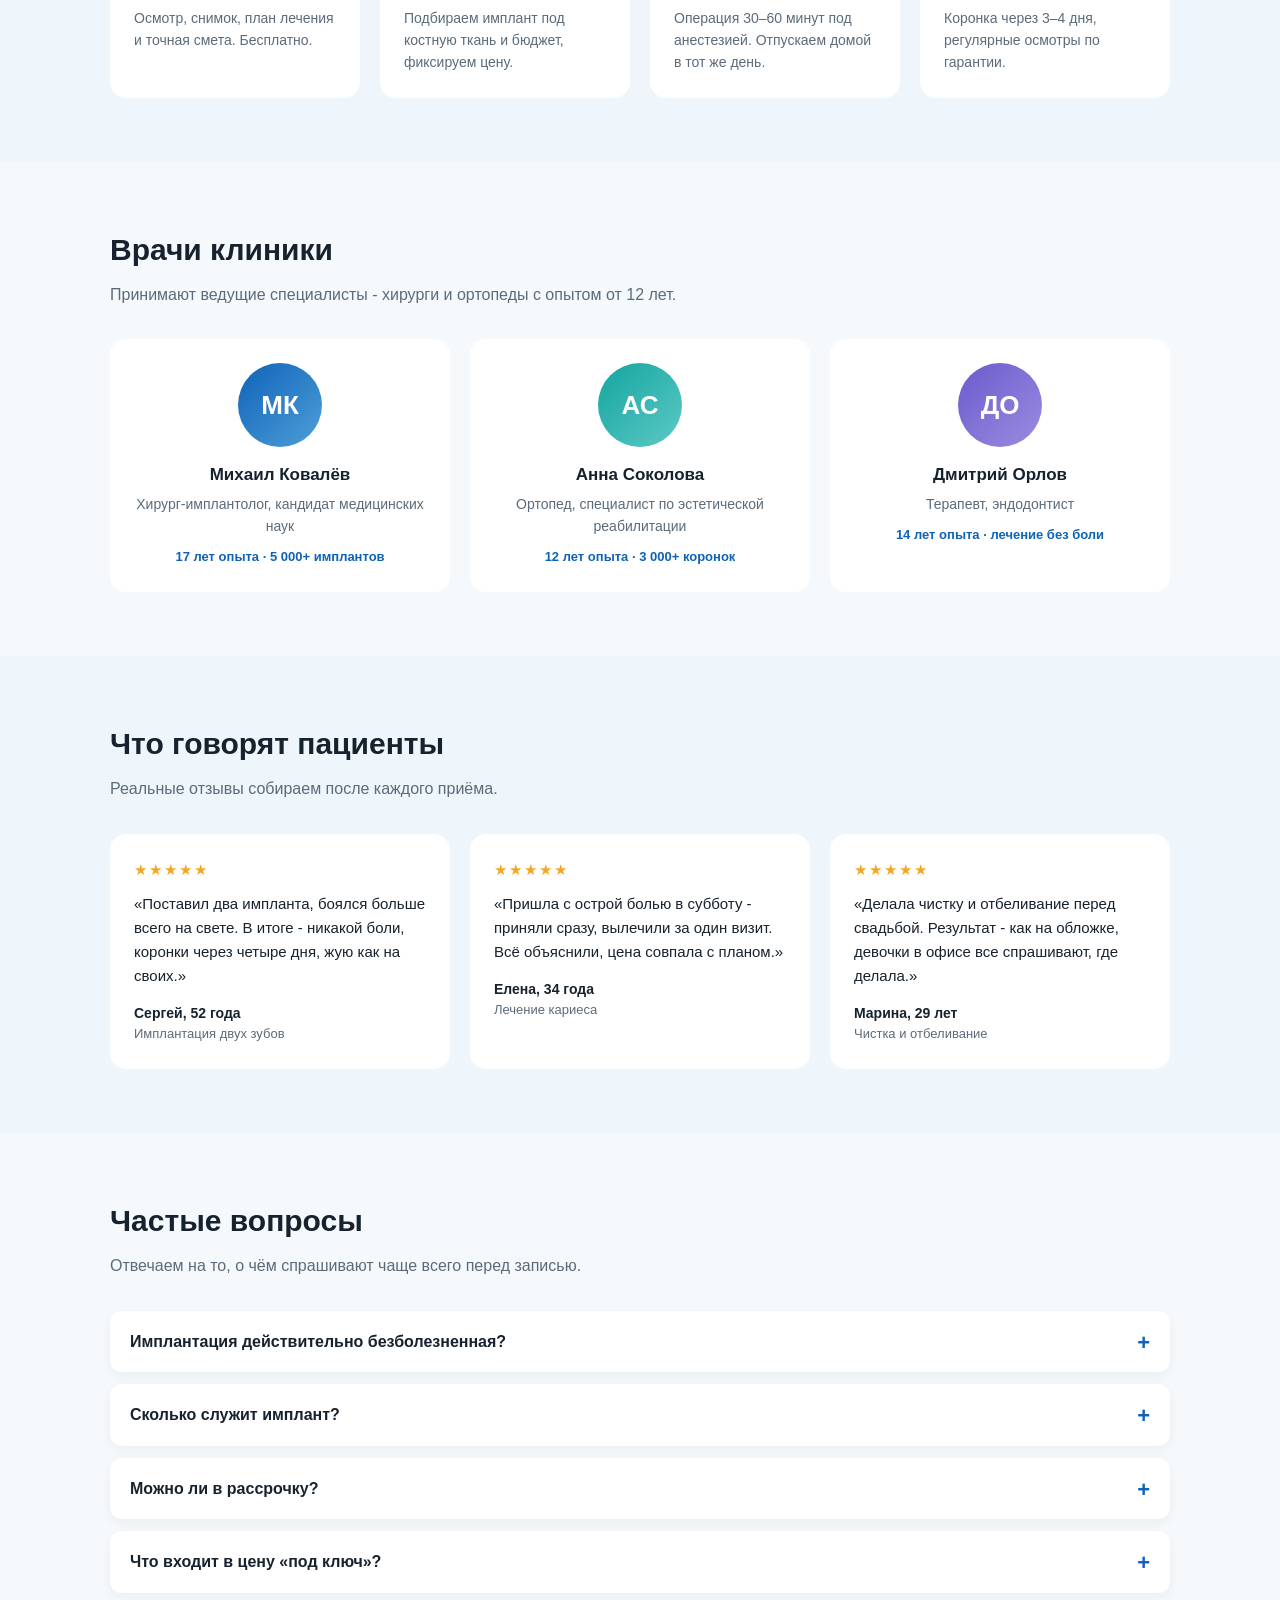
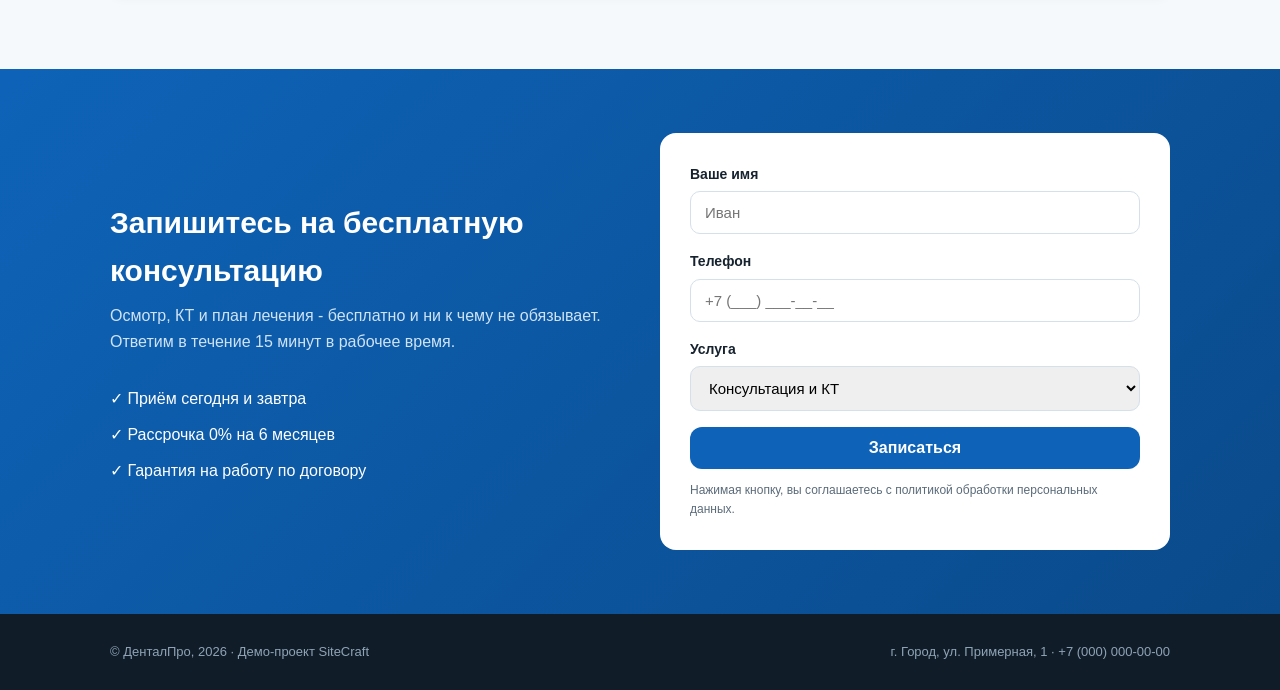
<file: cases/dentistry.html>
<!DOCTYPE html>
<html lang="ru">
<head>
<meta charset="UTF-8">
<meta name="viewport" content="width=device-width, initial-scale=1.0">
<title>ДенталПро - имплантация и лечение зубов | Демо-кейс SiteCraft</title>
<meta name="description" content="Демо-лендинг стоматологической клиники для рекламной кампании. Проект SiteCraft.">
<link rel="icon" href="data:image/svg+xml,%3Csvg xmlns='http://www.w3.org/2000/svg' viewBox='0 0 32 32'%3E%3Crect width='32' height='32' rx='9' fill='%232E6BFF'/%3E%3Cpath d='M18 5 L9 18 h6 l-3 9 L23 13 h-7 l3 -8 z' fill='white'/%3E%3C/svg%3E">
<link rel="canonical" href="https://fedotov1963-ux.github.io/SiteCraft/cases/dentistry.html">
<meta property="og:title" content="ДенталПро - имплантация и лечение зубов | Демо-кейс SiteCraft">
<meta property="og:description" content="Демо-лендинг стоматологической клиники для рекламной кампании. Проект SiteCraft.">
<meta property="og:type" content="website">
<meta property="og:url" content="https://fedotov1963-ux.github.io/SiteCraft/cases/dentistry.html">
<meta property="og:image" content="https://fedotov1963-ux.github.io/SiteCraft/assets/og-image.png">
<meta property="og:locale" content="ru_RU">
<meta property="og:site_name" content="SiteCraft">
<style>
  :root{
    --blue:#0e63b8; --blue-dark:#0a4a8a; --teal:#12a5a0; --ink:#16222e;
    --muted:#5b6b7a; --bg:#f5f9fc; --card:#ffffff; --radius:16px;
  }
  *{margin:0;padding:0;box-sizing:border-box}
  body{font-family:"Segoe UI",Arial,sans-serif;color:var(--ink);background:var(--bg);line-height:1.6}
  .container{max-width:1100px;margin:0 auto;padding:0 20px}
  a{color:var(--blue);text-decoration:none}
  h2{font-size:30px;margin-bottom:8px}
  .sub{color:var(--muted);margin-bottom:32px}

  /* Шапка */
  header{background:#fff;border-bottom:1px solid #e3ecf3;position:sticky;top:0;z-index:10}
  .header-in{display:flex;align-items:center;justify-content:space-between;padding:14px 0}
  .logo{font-size:22px;font-weight:700;color:var(--blue)}
  .logo span{color:var(--teal)}
  .header-in a.tel{font-weight:600;color:var(--ink)}
  .btn{display:inline-block;background:var(--blue);color:#fff;padding:12px 26px;border-radius:12px;font-weight:600;border:none;cursor:pointer;font-size:16px;transition:background .2s}
  .btn:hover{background:var(--blue-dark)}
  .btn.small{padding:9px 18px;font-size:14px}
  .btn.ghost{background:#fff;color:var(--blue);border:2px solid var(--blue)}

  /* Hero */
  .hero{background:linear-gradient(135deg,#eaf4fd 0%,#f2fbf9 100%);padding:64px 0}
  .hero-grid{display:grid;grid-template-columns:1.2fr .8fr;gap:40px;align-items:center}
  .badge{display:inline-block;background:#dff3f2;color:var(--teal);font-weight:600;padding:6px 14px;border-radius:999px;font-size:13px;margin-bottom:16px}
  .hero h1{font-size:38px;line-height:1.2;margin-bottom:16px}
  .hero h1 em{font-style:normal;color:var(--blue)}
  .hero p.lead{font-size:18px;color:var(--muted);margin-bottom:24px}
  .hero-points{list-style:none;margin-bottom:28px}
  .hero-points li{padding-left:28px;position:relative;margin-bottom:10px}
  .hero-points li::before{content:"";position:absolute;left:0;top:7px;width:16px;height:16px;border-radius:50%;background:var(--teal);box-shadow:inset 0 0 0 4px #fff,0 0 0 1px var(--teal)}
  .hero-cta{display:flex;gap:14px;flex-wrap:wrap;align-items:center}
  .hero-note{font-size:13px;color:var(--muted)}
  .hero-card{background:#fff;border-radius:var(--radius);padding:28px;box-shadow:0 12px 30px rgba(14,99,184,.12)}
  .hero-card .price-old{color:var(--muted);text-decoration:line-through}
  .hero-card .price{font-size:34px;font-weight:700;color:var(--blue);margin:4px 0 12px}
  .hero-card ul{list-style:none;font-size:14px;margin-bottom:18px}
  .hero-card ul li{padding:6px 0;border-bottom:1px dashed #e3ecf3}
  .hero-card ul li:last-child{border-bottom:none}

  /* Цифры */
  .stats{background:var(--blue);color:#fff;padding:36px 0}
  .stats-grid{display:grid;grid-template-columns:repeat(4,1fr);gap:20px;text-align:center}
  .stats b{font-size:30px;display:block}
  .stats span{font-size:14px;opacity:.85}

  /* Секции */
  section{padding:64px 0}
  .cards{display:grid;grid-template-columns:repeat(3,1fr);gap:20px}
  .card{background:var(--card);border-radius:var(--radius);padding:26px;box-shadow:0 6px 18px rgba(22,34,46,.06)}
  .card h3{font-size:19px;margin-bottom:8px}
  .card .card-price{font-size:22px;font-weight:700;color:var(--blue);margin:10px 0}
  .card p{color:var(--muted);font-size:15px}
  .card .tag{display:inline-block;font-size:12px;font-weight:600;color:var(--teal);background:#dff3f2;padding:4px 10px;border-radius:999px;margin-bottom:10px}

  /* Шаги */
  .steps{display:grid;grid-template-columns:repeat(4,1fr);gap:20px;counter-reset:step}
  .step{background:#fff;border-radius:var(--radius);padding:24px;position:relative;counter-increment:step}
  .step::before{content:counter(step);display:flex;align-items:center;justify-content:center;width:38px;height:38px;border-radius:50%;background:var(--blue);color:#fff;font-weight:700;margin-bottom:14px}
  .step h3{font-size:17px;margin-bottom:6px}
  .step p{font-size:14px;color:var(--muted)}

  /* Врачи */
  .docs{display:grid;grid-template-columns:repeat(3,1fr);gap:20px}
  .doc{background:#fff;border-radius:var(--radius);padding:24px;text-align:center}
  .doc .ava{width:84px;height:84px;border-radius:50%;margin:0 auto 14px;display:flex;align-items:center;justify-content:center;color:#fff;font-weight:700;font-size:26px}
  .doc .a1{background:linear-gradient(135deg,var(--blue),#4f9fd8)}
  .doc .a2{background:linear-gradient(135deg,var(--teal),#5ec9c4)}
  .doc .a3{background:linear-gradient(135deg,#6a5acd,#9b8de0)}
  .doc h3{font-size:17px;margin-bottom:4px}
  .doc p{font-size:14px;color:var(--muted)}
  .doc .exp{margin-top:10px;font-size:13px;font-weight:600;color:var(--blue)}

  /* Отзывы */
  .reviews{display:grid;grid-template-columns:repeat(3,1fr);gap:20px}
  .review{background:#fff;border-radius:var(--radius);padding:24px;font-size:15px}
  .review .stars{color:#f5a623;letter-spacing:2px;margin-bottom:10px}
  .review .who{margin-top:14px;font-weight:600;font-size:14px}
  .review .who span{display:block;font-weight:400;color:var(--muted);font-size:13px}

  /* FAQ */
  details{background:#fff;border-radius:12px;margin-bottom:12px;padding:0 20px;box-shadow:0 4px 12px rgba(22,34,46,.05)}
  summary{cursor:pointer;font-weight:600;padding:18px 0;list-style:none;position:relative;padding-right:32px}
  summary::after{content:"+";position:absolute;right:0;top:14px;font-size:22px;color:var(--blue)}
  details[open] summary::after{content:"−"}
  details p{padding:0 0 18px;color:var(--muted)}

  /* Форма */
  .cta{background:linear-gradient(135deg,var(--blue) 0%,var(--blue-dark) 100%);color:#fff}
  .cta-grid{display:grid;grid-template-columns:1fr 1fr;gap:40px;align-items:center}
  .cta h2{color:#fff}
  .cta .sub{color:#cfe3f5}
  form{background:#fff;border-radius:var(--radius);padding:30px;color:var(--ink)}
  form label{display:block;font-size:14px;font-weight:600;margin-bottom:6px}
  form input,form select{width:100%;padding:12px 14px;border:1px solid #d4e0ea;border-radius:10px;font-size:15px;margin-bottom:16px;font-family:inherit}
  form input:focus,form select:focus{outline:2px solid var(--blue);border-color:transparent}
  form .btn{width:100%}
  form .agree{font-size:12px;color:var(--muted);margin-top:12px;margin-bottom:0}

  footer{background:#101d29;color:#8fa3b5;padding:28px 0;font-size:13px}
  .foot{display:flex;justify-content:space-between;gap:20px;flex-wrap:wrap}
  .demo-note{background:#ffd166;color:#16222e;text-align:center;padding:8px 12px;font-size:13px;font-weight:600}

  @media(max-width:900px){
    .hero-grid,.cta-grid{grid-template-columns:1fr}
    .cards,.docs,.reviews{grid-template-columns:1fr}
    .steps,.stats-grid{grid-template-columns:repeat(2,1fr)}
    .hero h1{font-size:28px}
    h2{font-size:24px}
  }
</style>
</head>
<body>

<div class="demo-note">Демо-проект: лендинг создан для портфолио SiteCraft. Клиника вымышленная, формы не отправляют данные.</div>

<header>
  <div class="container header-in">
    <div class="logo">Дентал<span>Про</span></div>
    <div>
      <a class="tel" href="tel:+70000000000">+7 (000) 000-00-00</a>
      <a href="#zapis" class="btn small" style="margin-left:16px">Записаться</a>
    </div>
  </div>
</header>

<section class="hero" style="padding:64px 0">
  <div class="container hero-grid">
    <div>
      <span class="badge">Бесплатная консультация до конца месяца</span>
      <h1>Имплантация зубов <em>под ключ</em> - от 24 900 ₽ за зуб</h1>
      <p class="lead">Консультация, КТ, анестезия и коронка - всё включено. Рассрочка 0% на 6 месяцев, гарантия на имплант 10 лет.</p>
      <ul class="hero-points">
        <li>Опытные хирурги - более 5 000 установленных имплантов</li>
        <li>Одноэтапная имплантация - коронка за 3–4 дня</li>
        <li>Лечение без боли - седация по показаниям</li>
      </ul>
      <div class="hero-cta">
        <a href="#zapis" class="btn">Записаться на консультацию</a>
        <a href="#prices" class="btn ghost">Смотреть цены</a>
      </div>
      <p class="hero-note" style="margin-top:14px">Работаем ежедневно 9:00–21:00 · Первичный приём - бесплатно</p>
    </div>
    <div class="hero-card">
      <b>Акция для новых пациентов</b>
      <div class="price-old">35 000 ₽</div>
      <div class="price">24 900 ₽</div>
      <ul>
        <li>Консультация и план лечения</li>
        <li>Имплант с абатментом</li>
        <li>Металлокерамическая коронка</li>
        <li>Гарантия 10 лет по договору</li>
      </ul>
      <a href="#zapis" class="btn" style="width:100%;text-align:center">Записаться по акции</a>
    </div>
  </div>
</section>

<div class="stats">
  <div class="container stats-grid">
    <div><b>15 лет</b><span>работы клиники</span></div>
    <div><b>12 400+</b><span>довольных пациентов</span></div>
    <div><b>98%</b><span>рекомендуют нас друзьям</span></div>
    <div><b>4.9</b><span>средняя оценка на картах</span></div>
  </div>
</div>

<section id="prices">
  <div class="container">
    <h2>Популярные услуги и цены</h2>
    <p class="sub">Цены фиксируем в плане лечения до начала работ - без сюрпризов в процессе.</p>
    <div class="cards">
      <div class="card">
        <span class="tag">Хит</span>
        <h3>Имплантация под ключ</h3>
        <div class="card-price">от 24 900 ₽</div>
        <p>Имплант, абатмент, коронка. Одноэтапная или классическая схема - по показаниям.</p>
      </div>
      <div class="card">
        <span class="tag">Без боли</span>
        <h3>Лечение кариеса</h3>
        <div class="card-price">от 4 500 ₽</div>
        <p>Современная анестезия, пломбы премиум-класса, гарантия на работу 2 года.</p>
      </div>
      <div class="card">
        <span class="tag">Эстетика</span>
        <h3>Профессиональная чистка</h3>
        <div class="card-price">от 6 900 ₽</div>
        <p>Ультразвук, Air Flow, полировка и укрепление эмали. За 40 минут.</p>
      </div>
    </div>
  </div>
</section>

<section style="background:#eef5fb">
  <div class="container">
    <h2>Как проходит лечение</h2>
    <p class="sub">От первого визита до готовой улыбки - 4 шага.</p>
    <div class="steps">
      <div class="step"><h3>Консультация и КТ</h3><p>Осмотр, снимок, план лечения и точная смета. Бесплатно.</p></div>
      <div class="step"><h3>План лечения</h3><p>Подбираем имплант под костную ткань и бюджет, фиксируем цену.</p></div>
      <div class="step"><h3>Установка</h3><p>Операция 30–60 минут под анестезией. Отпускаем домой в тот же день.</p></div>
      <div class="step"><h3>Коронка и контроль</h3><p>Коронка через 3–4 дня, регулярные осмотры по гарантии.</p></div>
    </div>
  </div>
</section>

<section>
  <div class="container">
    <h2>Врачи клиники</h2>
    <p class="sub">Принимают ведущие специалисты - хирурги и ортопеды с опытом от 12 лет.</p>
    <div class="docs">
      <div class="doc">
        <div class="ava a1">МК</div>
        <h3>Михаил Ковалёв</h3>
        <p>Хирург-имплантолог, кандидат медицинских наук</p>
        <div class="exp">17 лет опыта · 5 000+ имплантов</div>
      </div>
      <div class="doc">
        <div class="ava a2">АС</div>
        <h3>Анна Соколова</h3>
        <p>Ортопед, специалист по эстетической реабилитации</p>
        <div class="exp">12 лет опыта · 3 000+ коронок</div>
      </div>
      <div class="doc">
        <div class="ava a3">ДО</div>
        <h3>Дмитрий Орлов</h3>
        <p>Терапевт, эндодонтист</p>
        <div class="exp">14 лет опыта · лечение без боли</div>
      </div>
    </div>
  </div>
</section>

<section style="background:#eef5fb">
  <div class="container">
    <h2>Что говорят пациенты</h2>
    <p class="sub">Реальные отзывы собираем после каждого приёма.</p>
    <div class="reviews">
      <div class="review">
        <div class="stars">★★★★★</div>
        «Поставил два импланта, боялся больше всего на свете. В итоге - никакой боли, коронки через четыре дня, жую как на своих.»
        <div class="who">Сергей, 52 года<span>Имплантация двух зубов</span></div>
      </div>
      <div class="review">
        <div class="stars">★★★★★</div>
        «Пришла с острой болью в субботу - приняли сразу, вылечили за один визит. Всё объяснили, цена совпала с планом.»
        <div class="who">Елена, 34 года<span>Лечение кариеса</span></div>
      </div>
      <div class="review">
        <div class="stars">★★★★★</div>
        «Делала чистку и отбеливание перед свадьбой. Результат - как на обложке, девочки в офисе все спрашивают, где делала.»
        <div class="who">Марина, 29 лет<span>Чистка и отбеливание</span></div>
      </div>
    </div>
  </div>
</section>

<section>
  <div class="container">
    <h2>Частые вопросы</h2>
    <p class="sub">Отвечаем на то, о чём спрашивают чаще всего перед записью.</p>
    <details>
      <summary>Имплантация действительно безболезненная?</summary>
      <p>Да. Операция проводится под местной анестезией, при тревожности - с седацией. Большинство пациентов отмечают, что перенесли процедуру легче, чем ожидали.</p>
    </details>
    <details>
      <summary>Сколько служит имплант?</summary>
      <p>При правильной гигиене и регулярных осмотрах - всю жизнь. На имплант даём гарантию 10 лет по договору.</p>
    </details>
    <details>
      <summary>Можно ли в рассрочку?</summary>
      <p>Да, рассрочка 0% на 6 месяцев без банка - оформляем прямо в клинике за 10 минут.</p>
    </details>
    <details>
      <summary>Что входит в цену «под ключ»?</summary>
      <p>Имплант, абатмент, коронка, консультация, КТ, анестезия и все контрольные осмотры. Смета фиксируется до начала лечения и не меняется.</p>
    </details>
  </div>
</section>

<section class="cta" id="zapis">
  <div class="container cta-grid">
    <div>
      <h2>Запишитесь на бесплатную консультацию</h2>
      <p class="sub">Осмотр, КТ и план лечения - бесплатно и ни к чему не обязывает. Ответим в течение 15 минут в рабочее время.</p>
      <ul style="list-style:none">
        <li style="margin-bottom:10px">✓ Приём сегодня и завтра</li>
        <li style="margin-bottom:10px">✓ Рассрочка 0% на 6 месяцев</li>
        <li>✓ Гарантия на работу по договору</li>
      </ul>
    </div>
    <form onsubmit="event.preventDefault();alert('Демо-режим: форма не отправляет данные.');">
      <label for="name">Ваше имя</label>
      <input id="name" type="text" placeholder="Иван" required>
      <label for="phone">Телефон</label>
      <input id="phone" type="tel" placeholder="+7 (___) ___-__-__" required>
      <label for="service">Услуга</label>
      <select id="service">
        <option>Консультация и КТ</option>
        <option>Имплантация зубов</option>
        <option>Лечение кариеса</option>
        <option>Чистка и отбеливание</option>
      </select>
      <button class="btn" type="submit">Записаться</button>
      <p class="agree">Нажимая кнопку, вы соглашаетесь с политикой обработки персональных данных.</p>
    </form>
  </div>
</section>

<footer>
  <div class="container foot">
    <div>© ДенталПро, 2026 · Демо-проект SiteCraft</div>
    <div>г. Город, ул. Примерная, 1 · +7 (000) 000-00-00</div>
  </div>
</footer>

</body>
</html>
</file>
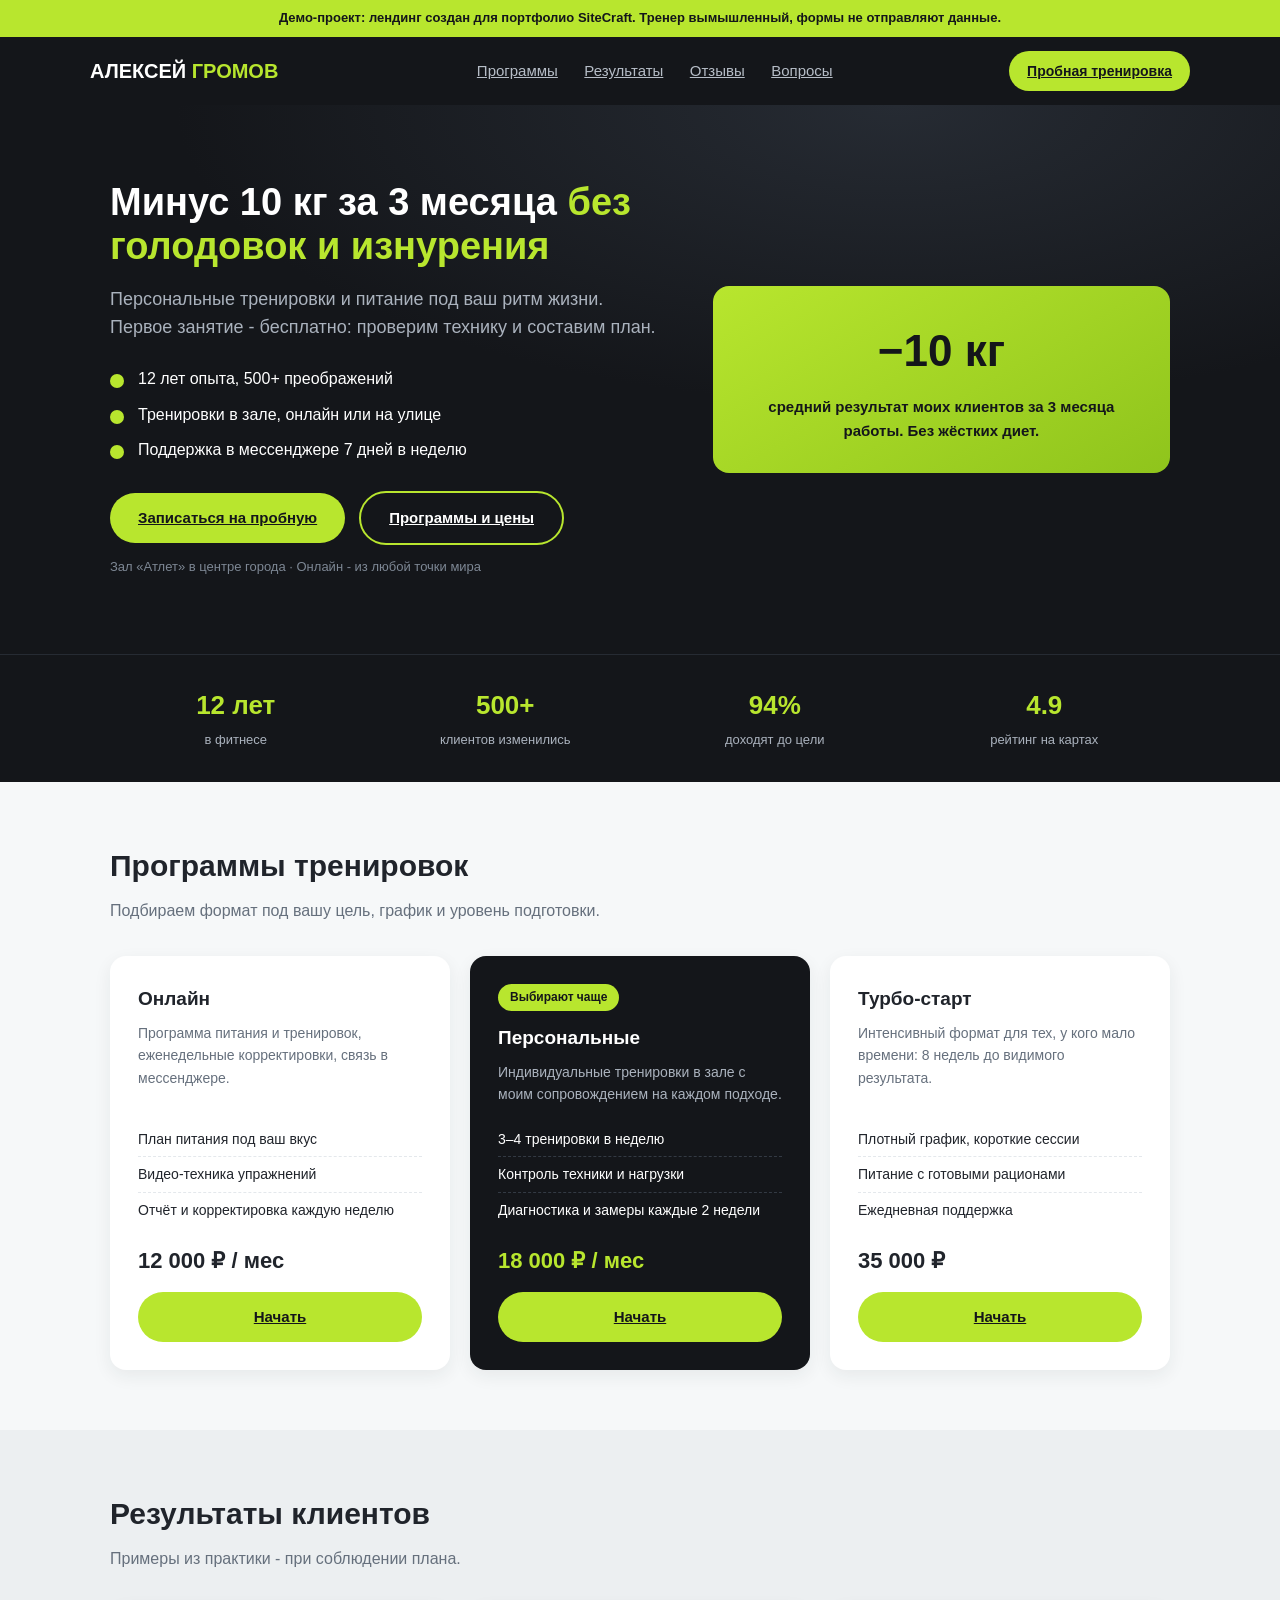
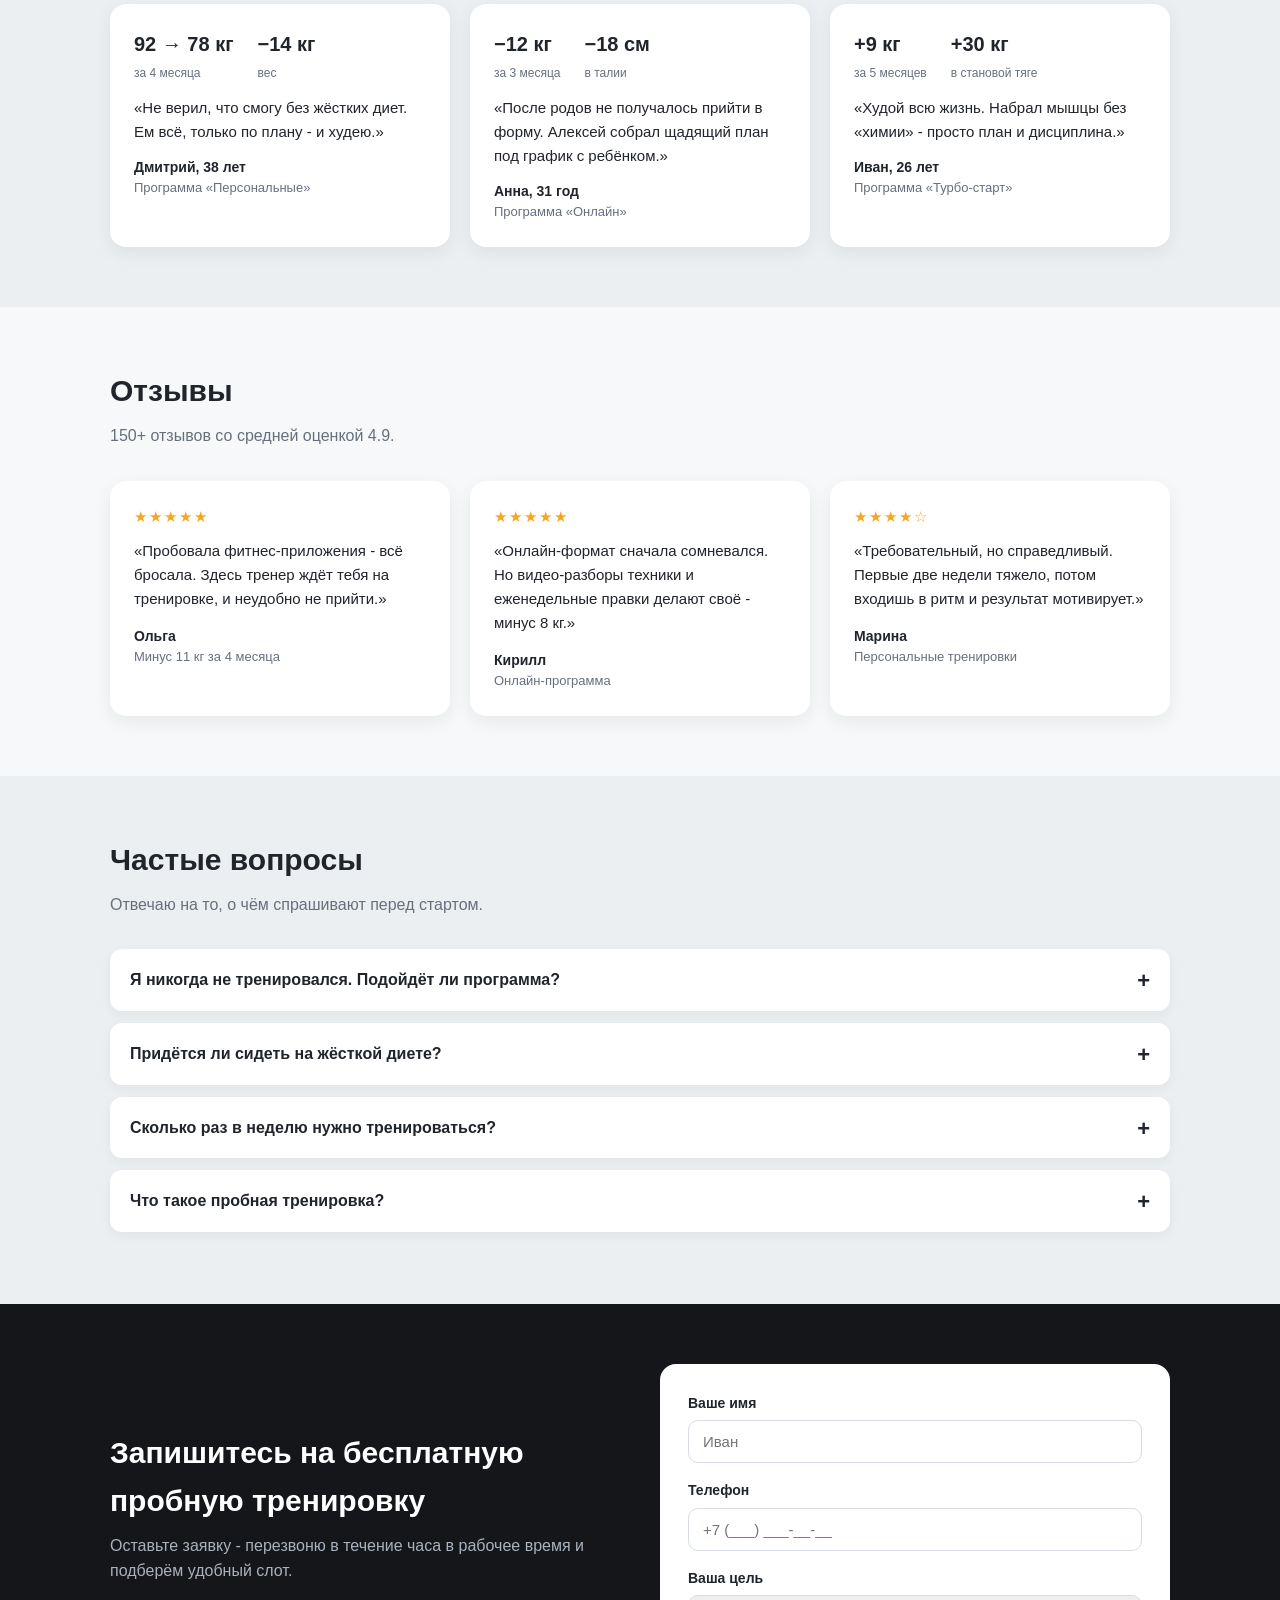
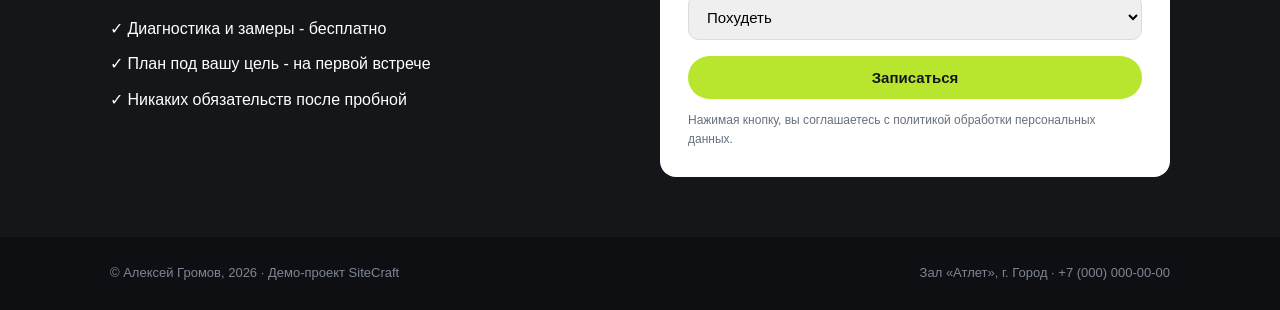
<file: cases/fitness.html>
<!DOCTYPE html>
<html lang="ru">
<head>
<meta charset="UTF-8">
<meta name="viewport" content="width=device-width, initial-scale=1.0">
<title>Алексей Громов - персональный тренер | Демо-кейс SiteCraft</title>
<meta name="description" content="Демо-лендинг персонального тренера. Проект SiteCraft.">
<link rel="icon" href="data:image/svg+xml,%3Csvg xmlns='http://www.w3.org/2000/svg' viewBox='0 0 32 32'%3E%3Crect width='32' height='32' rx='9' fill='%232E6BFF'/%3E%3Cpath d='M18 5 L9 18 h6 l-3 9 L23 13 h-7 l3 -8 z' fill='white'/%3E%3C/svg%3E">
<link rel="canonical" href="https://fedotov1963-ux.github.io/SiteCraft/cases/fitness.html">
<meta property="og:title" content="Алексей Громов - персональный тренер | Демо-кейс SiteCraft">
<meta property="og:description" content="Демо-лендинг персонального тренера. Проект SiteCraft.">
<meta property="og:type" content="website">
<meta property="og:url" content="https://fedotov1963-ux.github.io/SiteCraft/cases/fitness.html">
<meta property="og:image" content="https://fedotov1963-ux.github.io/SiteCraft/assets/og-image.png">
<meta property="og:locale" content="ru_RU">
<meta property="og:site_name" content="SiteCraft">
<style>
  :root{
    --dark:#14161a; --lime:#b8e62e; --ink:#20242b; --muted:#66707d;
    --bg:#f6f8f9; --card:#fff; --radius:16px;
  }
  *{margin:0;padding:0;box-sizing:border-box}
  body{font-family:"Segoe UI",Arial,sans-serif;background:var(--bg);color:var(--ink);line-height:1.6}
  .container{max-width:1100px;margin:0 auto;padding:0 20px}
  a{color:var(--ink)}
  h2{font-size:30px;margin-bottom:8px}
  .sub{color:var(--muted);margin-bottom:32px}
  .btn{display:inline-block;background:var(--lime);color:#14161a;padding:13px 28px;border-radius:999px;font-weight:700;border:none;cursor:pointer;font-size:15px}
  .btn:hover{filter:brightness(.95)}
  .btn.small{padding:9px 18px;font-size:14px}
  .btn.ghost{background:transparent;color:#fff;border:2px solid var(--lime)}

  header{background:var(--dark);position:sticky;top:0;z-index:10}
  .header-in{display:flex;align-items:center;justify-content:space-between;padding:14px 0}
  .logo{font-size:20px;font-weight:700;color:#fff}
  .logo span{color:var(--lime)}
  nav a{color:#b6bdc7;margin-left:22px;font-size:15px}
  nav a:hover{color:#fff}

  .hero{background:radial-gradient(1200px 500px at 70% 0%,#262b33 0%,#14161a 60%);color:#fff;padding:76px 0}
  .hero-grid{display:grid;grid-template-columns:1.1fr .9fr;gap:44px;align-items:center}
  .hero h1{font-size:38px;line-height:1.15;margin-bottom:16px}
  .hero h1 span{color:var(--lime)}
  .hero p.lead{font-size:18px;color:#aab2bd;margin-bottom:24px}
  .hero-points{list-style:none;margin-bottom:28px}
  .hero-points li{padding-left:28px;position:relative;margin-bottom:10px}
  .hero-points li::before{content:"";position:absolute;left:0;top:8px;width:14px;height:14px;border-radius:50%;background:var(--lime)}
  .hero-cta{display:flex;gap:14px;flex-wrap:wrap;align-items:center}
  .hero-note{font-size:13px;color:#7d8794;margin-top:12px}
  .hero-card{background:linear-gradient(150deg,#b8e62e,#8fc41c);color:#14161a;border-radius:var(--radius);padding:30px;text-align:center;font-weight:600}
  .hero-card .big{font-size:44px;font-weight:800;display:block}
  .hero-card p{font-size:15px;margin-top:8px}

  .stats{background:var(--dark);color:#fff;padding:30px 0;border-top:1px solid #262b33}
  .stats-grid{display:grid;grid-template-columns:repeat(4,1fr);gap:18px;text-align:center}
  .stats b{font-size:26px;display:block;color:var(--lime)}
  .stats span{font-size:13px;color:#aab2bd}

  section{padding:60px 0}
  .programs{display:grid;grid-template-columns:repeat(3,1fr);gap:20px}
  .program{background:var(--card);border-radius:var(--radius);padding:28px;box-shadow:0 6px 18px rgba(32,36,43,.07);display:flex;flex-direction:column}
  .program h3{font-size:19px;margin-bottom:8px}
  .program p{font-size:14px;color:var(--muted);flex:1}
  .program ul{list-style:none;margin:16px 0;font-size:14px}
  .program ul li{padding:6px 0;border-bottom:1px dashed #e4e8ec}
  .program ul li:last-child{border-bottom:none}
  .program .cost{font-size:22px;font-weight:800;margin-bottom:14px}
  .program .btn{width:100%;text-align:center}
  .program.hot{background:var(--dark);color:#fff}
  .program.hot p{color:#aab2bd}
  .program.hot ul li{border-color:#333a44}
  .program.hot .cost{color:var(--lime)}
  .program .tag{display:inline-block;background:var(--lime);color:#14161a;font-size:12px;font-weight:700;padding:4px 12px;border-radius:999px;margin-bottom:12px;align-self:flex-start}

  .results{display:grid;grid-template-columns:repeat(3,1fr);gap:20px}
  .result{background:#fff;border-radius:var(--radius);padding:24px;box-shadow:0 6px 18px rgba(32,36,43,.07);font-size:15px}
  .result .nums{display:flex;gap:24px;margin-bottom:12px}
  .result .nums div b{font-size:20px;display:block}
  .result .nums div span{font-size:12px;color:var(--muted)}
  .result .who{font-weight:600;font-size:14px;margin-top:12px}
  .result .who span{display:block;font-weight:400;color:var(--muted);font-size:13px}

  .reviews{display:grid;grid-template-columns:repeat(3,1fr);gap:20px}
  .review{background:#fff;border-radius:var(--radius);padding:24px;font-size:15px;box-shadow:0 6px 18px rgba(32,36,43,.07)}
  .review .stars{color:#f5a623;letter-spacing:2px;margin-bottom:10px}
  .review .who{margin-top:14px;font-weight:600;font-size:14px}
  .review .who span{display:block;font-weight:400;color:var(--muted);font-size:13px}

  details{background:#fff;border-radius:12px;margin-bottom:12px;padding:0 20px;box-shadow:0 4px 12px rgba(32,36,43,.05)}
  summary{cursor:pointer;font-weight:600;padding:18px 0;list-style:none;position:relative;padding-right:32px}
  summary::after{content:"+";position:absolute;right:0;top:14px;font-size:22px;color:var(--ink)}
  details[open] summary::after{content:"−"}
  details p{padding:0 0 18px;color:var(--muted)}

  .cta{background:var(--dark);color:#fff}
  .cta-grid{display:grid;grid-template-columns:1fr 1fr;gap:40px;align-items:center}
  .cta .sub{color:#aab2bd}
  form{background:#fff;border-radius:var(--radius);padding:28px;color:var(--ink)}
  form label{display:block;font-size:14px;font-weight:600;margin-bottom:6px}
  form input,form select{width:100%;padding:12px 14px;border:1px solid #d7dde3;border-radius:10px;font-size:15px;margin-bottom:16px;font-family:inherit}
  form input:focus,form select:focus{outline:2px solid var(--lime);border-color:transparent}
  form .btn{width:100%}
  form .agree{font-size:12px;color:var(--muted);margin-top:12px;margin-bottom:0}

  footer{background:#0d0f12;color:#7d8794;padding:26px 0;font-size:13px}
  .foot{display:flex;justify-content:space-between;gap:20px;flex-wrap:wrap}
  .demo-note{background:var(--lime);color:#14161a;text-align:center;padding:8px 12px;font-size:13px;font-weight:700}

  @media(max-width:900px){
    .hero-grid,.cta-grid{grid-template-columns:1fr}
    .programs,.results,.reviews{grid-template-columns:1fr}
    .stats-grid{grid-template-columns:repeat(2,1fr)}
    .hero h1{font-size:29px}
    h2{font-size:24px}
    nav{display:none}
  }
</style>
</head>
<body>

<div class="demo-note">Демо-проект: лендинг создан для портфолио SiteCraft. Тренер вымышленный, формы не отправляют данные.</div>

<header>
  <div class="container header-in">
    <div class="logo">АЛЕКСЕЙ <span>ГРОМОВ</span></div>
    <nav>
      <a href="#programs">Программы</a>
      <a href="#results">Результаты</a>
      <a href="#reviews">Отзывы</a>
      <a href="#faq">Вопросы</a>
    </nav>
    <a href="#trial" class="btn small">Пробная тренировка</a>
  </div>
</header>

<section class="hero" style="padding:76px 0">
  <div class="container hero-grid">
    <div>
      <h1>Минус 10 кг за 3 месяца <span>без голодовок и изнурения</span></h1>
      <p class="lead">Персональные тренировки и питание под ваш ритм жизни. Первое занятие - бесплатно: проверим технику и составим план.</p>
      <ul class="hero-points">
        <li>12 лет опыта, 500+ преображений</li>
        <li>Тренировки в зале, онлайн или на улице</li>
        <li>Поддержка в мессенджере 7 дней в неделю</li>
      </ul>
      <div class="hero-cta">
        <a href="#trial" class="btn">Записаться на пробную</a>
        <a href="#programs" class="btn ghost">Программы и цены</a>
      </div>
      <p class="hero-note">Зал «Атлет» в центре города · Онлайн - из любой точки мира</p>
    </div>
    <div class="hero-card">
      <span class="big">−10 кг</span>
      <p>средний результат моих клиентов за 3 месяца работы. Без жёстких диет.</p>
    </div>
  </div>
</section>

<div class="stats">
  <div class="container stats-grid">
    <div><b>12 лет</b><span>в фитнесе</span></div>
    <div><b>500+</b><span>клиентов изменились</span></div>
    <div><b>94%</b><span>доходят до цели</span></div>
    <div><b>4.9</b><span>рейтинг на картах</span></div>
  </div>
</div>

<section id="programs">
  <div class="container">
    <h2>Программы тренировок</h2>
    <p class="sub">Подбираем формат под вашу цель, график и уровень подготовки.</p>
    <div class="programs">
      <div class="program">
        <h3>Онлайн</h3>
        <p>Программа питания и тренировок, еженедельные корректировки, связь в мессенджере.</p>
        <ul>
          <li>План питания под ваш вкус</li>
          <li>Видео-техника упражнений</li>
          <li>Отчёт и корректировка каждую неделю</li>
        </ul>
        <div class="cost">12 000 ₽ / мес</div>
        <a href="#trial" class="btn">Начать</a>
      </div>
      <div class="program hot">
        <span class="tag">Выбирают чаще</span>
        <h3>Персональные</h3>
        <p>Индивидуальные тренировки в зале с моим сопровождением на каждом подходе.</p>
        <ul>
          <li>3–4 тренировки в неделю</li>
          <li>Контроль техники и нагрузки</li>
          <li>Диагностика и замеры каждые 2 недели</li>
        </ul>
        <div class="cost">18 000 ₽ / мес</div>
        <a href="#trial" class="btn">Начать</a>
      </div>
      <div class="program">
        <h3>Турбо-старт</h3>
        <p>Интенсивный формат для тех, у кого мало времени: 8 недель до видимого результата.</p>
        <ul>
          <li>Плотный график, короткие сессии</li>
          <li>Питание с готовыми рационами</li>
          <li>Ежедневная поддержка</li>
        </ul>
        <div class="cost">35 000 ₽</div>
        <a href="#trial" class="btn">Начать</a>
      </div>
    </div>
  </div>
</section>

<section id="results" style="background:#eceff1">
  <div class="container">
    <h2>Результаты клиентов</h2>
    <p class="sub">Примеры из практики - при соблюдении плана.</p>
    <div class="results">
      <div class="result">
        <div class="nums"><div><b>92 → 78 кг</b><span>за 4 месяца</span></div><div><b>−14 кг</b><span>вес</span></div></div>
        «Не верил, что смогу без жёстких диет. Ем всё, только по плану - и худею.»
        <div class="who">Дмитрий, 38 лет<span>Программа «Персональные»</span></div>
      </div>
      <div class="result">
        <div class="nums"><div><b>−12 кг</b><span>за 3 месяца</span></div><div><b>−18 см</b><span>в талии</span></div></div>
        «После родов не получалось прийти в форму. Алексей собрал щадящий план под график с ребёнком.»
        <div class="who">Анна, 31 год<span>Программа «Онлайн»</span></div>
      </div>
      <div class="result">
        <div class="nums"><div><b>+9 кг</b><span>за 5 месяцев</span></div><div><b>+30 кг</b><span>в становой тяге</span></div></div>
        «Худой всю жизнь. Набрал мышцы без «химии» - просто план и дисциплина.»
        <div class="who">Иван, 26 лет<span>Программа «Турбо-старт»</span></div>
      </div>
    </div>
  </div>
</section>

<section id="reviews">
  <div class="container">
    <h2>Отзывы</h2>
    <p class="sub">150+ отзывов со средней оценкой 4.9.</p>
    <div class="reviews">
      <div class="review">
        <div class="stars">★★★★★</div>
        «Пробовала фитнес-приложения - всё бросала. Здесь тренер ждёт тебя на тренировке, и неудобно не прийти.»
        <div class="who">Ольга<span>Минус 11 кг за 4 месяца</span></div>
      </div>
      <div class="review">
        <div class="stars">★★★★★</div>
        «Онлайн-формат сначала сомневался. Но видео-разборы техники и еженедельные правки делают своё - минус 8 кг.»
        <div class="who">Кирилл<span>Онлайн-программа</span></div>
      </div>
      <div class="review">
        <div class="stars">★★★★☆</div>
        «Требовательный, но справедливый. Первые две недели тяжело, потом входишь в ритм и результат мотивирует.»
        <div class="who">Марина<span>Персональные тренировки</span></div>
      </div>
    </div>
  </div>
</section>

<section id="faq" style="background:#eceff1">
  <div class="container">
    <h2>Частые вопросы</h2>
    <p class="sub">Отвечаю на то, о чём спрашивают перед стартом.</p>
    <details>
      <summary>Я никогда не тренировался. Подойдёт ли программа?</summary>
      <p>Да. Начинаем с диагностики и базовой техники, нагрузку наращиваем постепенно. 60% моих клиентов приходят с нулевым опытом.</p>
    </details>
    <details>
      <summary>Придётся ли сидеть на жёсткой диете?</summary>
      <p>Нет. Питание строим на ваших привычках: убираем лишнее, добавляем нужное. Жёсткие запреты дают срывы - поэтому их нет.</p>
    </details>
    <details>
      <summary>Сколько раз в неделю нужно тренироваться?</summary>
      <p>Минимум 3 сессии по 45–60 минут. Онлайн-формат допускает 2 домашние тренировки + 1 прогулка.</p>
    </details>
    <details>
      <summary>Что такое пробная тренировка?</summary>
      <p>Бесплатное занятие 40 минут: смотрим технику, замеры, обсуждаем цель. После него решаете, готовы ли начать. Никаких обязательств.</p>
    </details>
  </div>
</section>

<section class="cta" id="trial">
  <div class="container cta-grid">
    <div>
      <h2>Запишитесь на бесплатную пробную тренировку</h2>
      <p class="sub">Оставьте заявку - перезвоню в течение часа в рабочее время и подберём удобный слот.</p>
      <ul style="list-style:none">
        <li style="margin-bottom:10px">✓ Диагностика и замеры - бесплатно</li>
        <li style="margin-bottom:10px">✓ План под вашу цель - на первой встрече</li>
        <li>✓ Никаких обязательств после пробной</li>
      </ul>
    </div>
    <form onsubmit="event.preventDefault();alert('Демо-режим: форма не отправляет данные.');">
      <label for="name">Ваше имя</label>
      <input id="name" type="text" placeholder="Иван" required>
      <label for="phone">Телефон</label>
      <input id="phone" type="tel" placeholder="+7 (___) ___-__-__" required>
      <label for="goal">Ваша цель</label>
      <select id="goal">
        <option>Похудеть</option>
        <option>Набрать мышечную массу</option>
        <option>Прийти в тонус</option>
        <option>Вернуть форму после перерыва</option>
      </select>
      <button class="btn" type="submit">Записаться</button>
      <p class="agree">Нажимая кнопку, вы соглашаетесь с политикой обработки персональных данных.</p>
    </form>
  </div>
</section>

<footer>
  <div class="container foot">
    <div>© Алексей Громов, 2026 · Демо-проект SiteCraft</div>
    <div>Зал «Атлет», г. Город · +7 (000) 000-00-00</div>
  </div>
</footer>

</body>
</html>
</file>
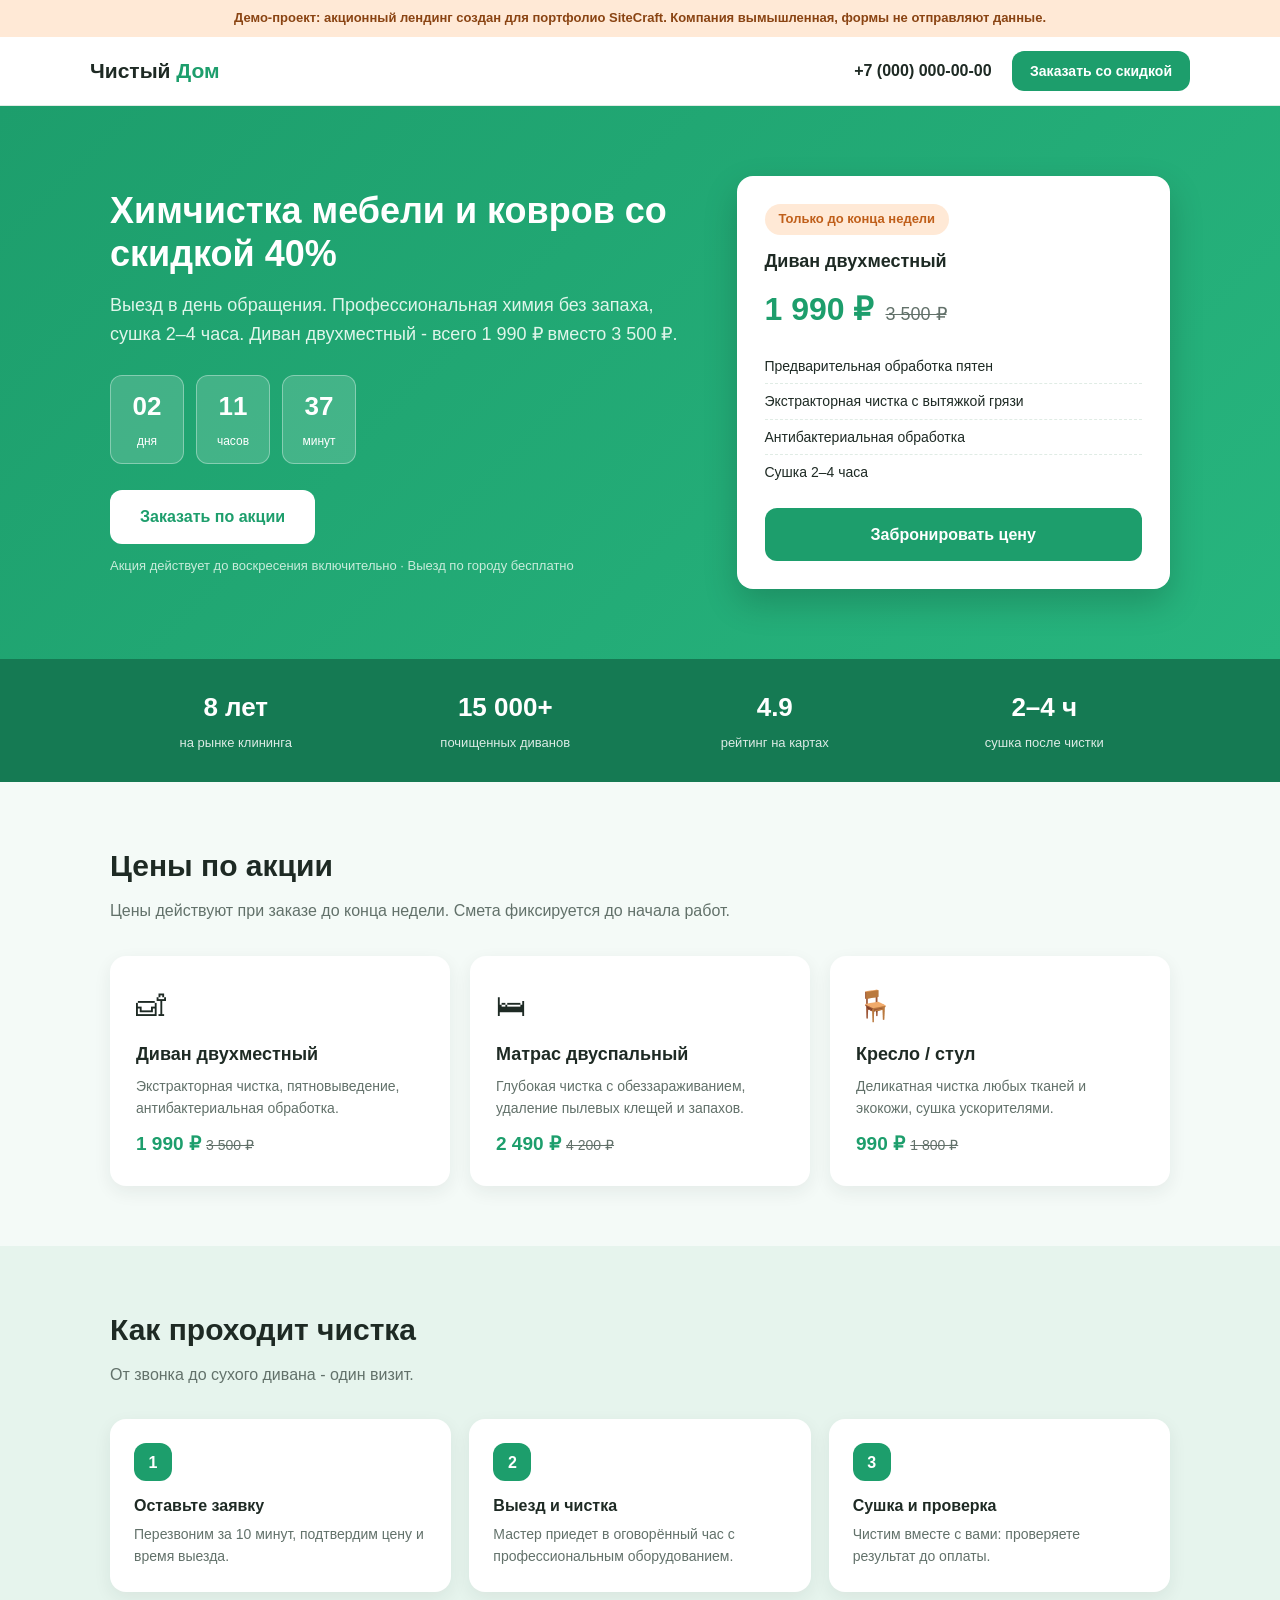
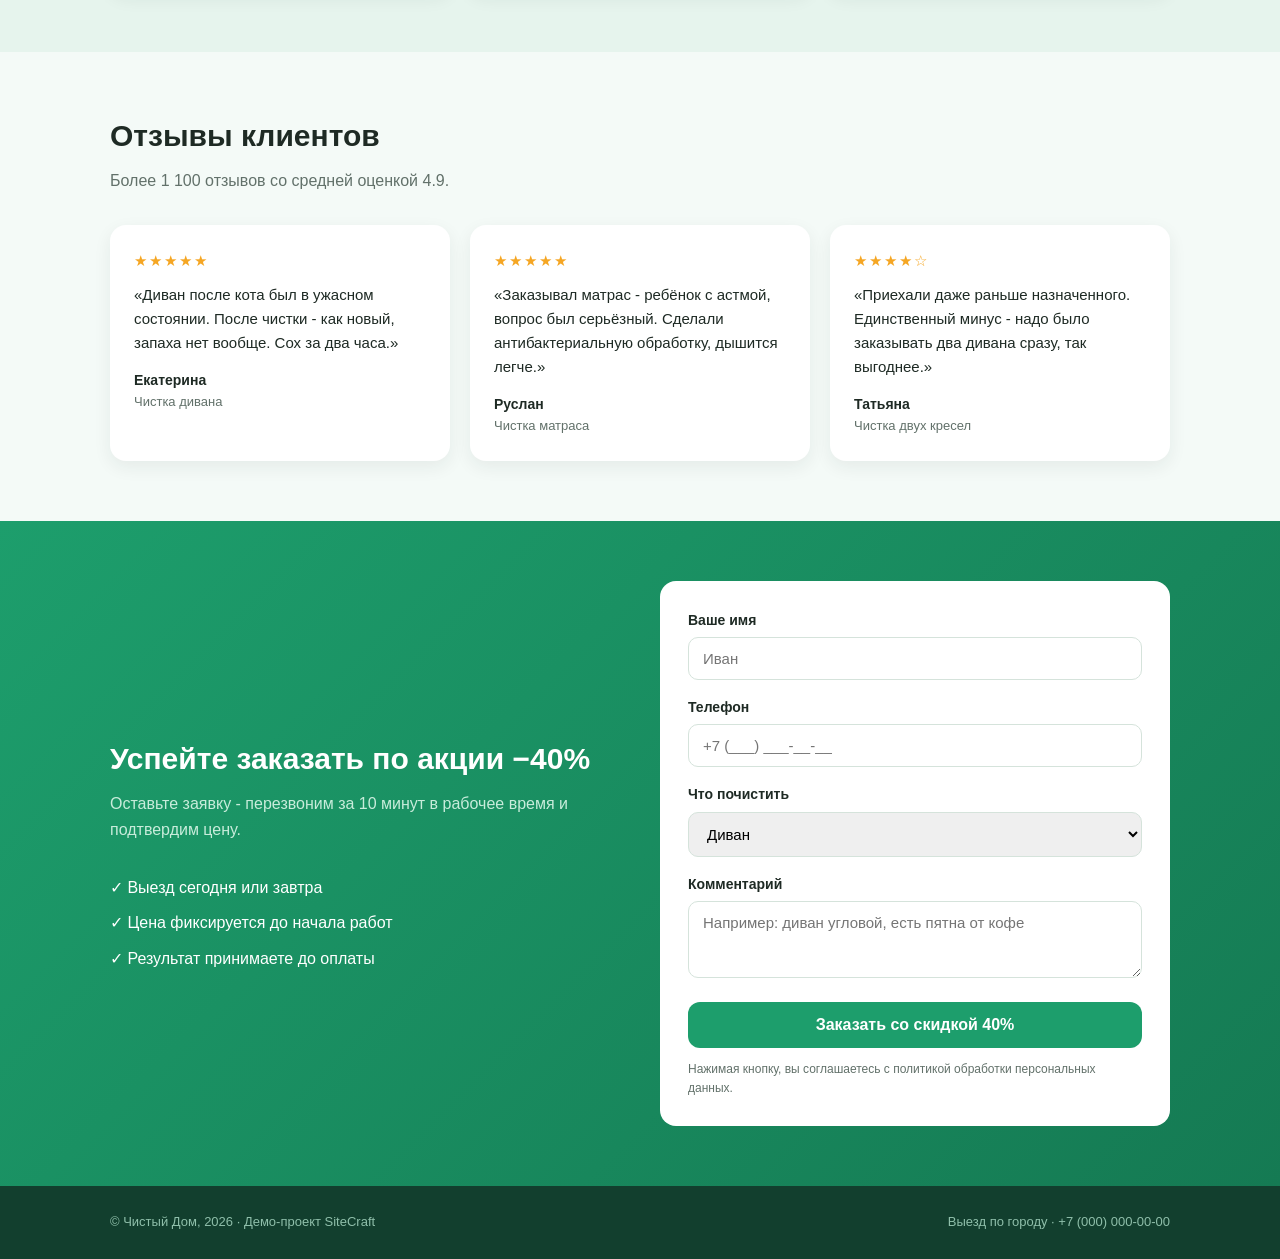
<file: cases/promo.html>
<!DOCTYPE html>
<html lang="ru">
<head>
<meta charset="UTF-8">
<meta name="viewport" content="width=device-width, initial-scale=1.0">
<title>Химчистка мебели - скидка 40% до конца недели | Демо-кейс SiteCraft</title>
<meta name="description" content="Демо-акционный лендинг услуги. Проект SiteCraft.">
<link rel="icon" href="data:image/svg+xml,%3Csvg xmlns='http://www.w3.org/2000/svg' viewBox='0 0 32 32'%3E%3Crect width='32' height='32' rx='9' fill='%232E6BFF'/%3E%3Cpath d='M18 5 L9 18 h6 l-3 9 L23 13 h-7 l3 -8 z' fill='white'/%3E%3C/svg%3E">
<link rel="canonical" href="https://fedotov1963-ux.github.io/SiteCraft/cases/promo.html">
<meta property="og:title" content="Химчистка мебели - скидка 40% до конца недели | Демо-кейс SiteCraft">
<meta property="og:description" content="Демо-акционный лендинг услуги. Проект SiteCraft.">
<meta property="og:type" content="website">
<meta property="og:url" content="https://fedotov1963-ux.github.io/SiteCraft/cases/promo.html">
<meta property="og:image" content="https://fedotov1963-ux.github.io/SiteCraft/assets/og-image.png">
<meta property="og:locale" content="ru_RU">
<meta property="og:site_name" content="SiteCraft">
<style>
  :root{
    --green:#1d9e6c; --green-dark:#157a53; --ink:#1e2a24; --muted:#62716a;
    --bg:#f4faf7; --card:#fff; --radius:16px;
  }
  *{margin:0;padding:0;box-sizing:border-box}
  body{font-family:"Segoe UI",Arial,sans-serif;background:var(--bg);color:var(--ink);line-height:1.6}
  .container{max-width:1100px;margin:0 auto;padding:0 20px}
  a{color:var(--green);text-decoration:none}
  h2{font-size:30px;margin-bottom:8px}
  .sub{color:var(--muted);margin-bottom:32px}
  .btn{display:inline-block;background:var(--green);color:#fff;padding:14px 30px;border-radius:12px;font-weight:700;border:none;cursor:pointer;font-size:16px;transition:background .2s}
  .btn:hover{background:var(--green-dark)}
  .btn.small{padding:9px 18px;font-size:14px}
  .btn.ghost{background:#fff;color:var(--green);border:2px solid var(--green)}

  header{background:#fff;border-bottom:1px solid #e0ece5;position:sticky;top:0;z-index:10}
  .header-in{display:flex;align-items:center;justify-content:space-between;padding:14px 0}
  .logo{font-size:21px;font-weight:700;color:var(--ink)}
  .logo span{color:var(--green)}
  .header-in a.tel{font-weight:700;color:var(--ink)}

  .hero{background:linear-gradient(135deg,#1d9e6c 0%,#27b57e 100%);color:#fff;padding:70px 0}
  .hero-grid{display:grid;grid-template-columns:1.15fr .85fr;gap:40px;align-items:center}
  .hero h1{font-size:36px;line-height:1.2;margin-bottom:16px}
  .hero p.lead{font-size:18px;color:#dff5ea;margin-bottom:26px}
  .timer{display:flex;gap:12px;margin-bottom:26px}
  .timer div{background:rgba(255,255,255,.16);border:1px solid rgba(255,255,255,.35);border-radius:12px;padding:10px 16px;text-align:center;min-width:74px}
  .timer b{font-size:26px;display:block}
  .timer span{font-size:12px}
  .hero-cta{display:flex;gap:14px;flex-wrap:wrap;align-items:center}
  .hero-note{font-size:13px;color:#c8ecdb;margin-top:12px}
  .hero-card{background:#fff;color:var(--ink);border-radius:var(--radius);padding:28px;box-shadow:0 14px 34px rgba(0,0,0,.18)}
  .hero-card .tag{display:inline-block;background:#ffe9d6;color:#c05f1a;font-weight:700;font-size:13px;padding:5px 14px;border-radius:999px;margin-bottom:12px}
  .hero-card h3{font-size:18px;margin-bottom:8px}
  .hero-card .price{display:flex;align-items:baseline;gap:12px;margin-bottom:14px}
  .hero-card .price b{font-size:32px;color:var(--green)}
  .hero-card .price s{color:var(--muted);font-size:18px}
  .hero-card ul{list-style:none;font-size:14px;margin-bottom:18px}
  .hero-card ul li{padding:6px 0;border-bottom:1px dashed #e0ece5}
  .hero-card ul li:last-child{border-bottom:none}
  .hero-card .btn{width:100%;text-align:center}

  .stats{background:#157a53;color:#fff;padding:28px 0}
  .stats-grid{display:grid;grid-template-columns:repeat(4,1fr);gap:18px;text-align:center}
  .stats b{font-size:26px;display:block}
  .stats span{font-size:13px;opacity:.85}

  section{padding:60px 0}
  .cards{display:grid;grid-template-columns:repeat(3,1fr);gap:20px}
  .card{background:var(--card);border-radius:var(--radius);padding:26px;box-shadow:0 6px 18px rgba(30,42,36,.07)}
  .card .ic{font-size:30px;margin-bottom:10px}
  .card h3{font-size:18px;margin-bottom:6px}
  .card p{font-size:14px;color:var(--muted)}

  .steps{display:grid;grid-template-columns:repeat(3,1fr);gap:18px;counter-reset:step}
  .step{background:#fff;border-radius:var(--radius);padding:24px;counter-increment:step;box-shadow:0 6px 18px rgba(30,42,36,.07)}
  .step::before{content:counter(step);display:flex;align-items:center;justify-content:center;width:38px;height:38px;border-radius:12px;background:var(--green);color:#fff;font-weight:700;margin-bottom:12px}
  .step h3{font-size:16px;margin-bottom:4px}
  .step p{font-size:14px;color:var(--muted)}

  .reviews{display:grid;grid-template-columns:repeat(3,1fr);gap:20px}
  .review{background:#fff;border-radius:var(--radius);padding:24px;font-size:15px;box-shadow:0 6px 18px rgba(30,42,36,.07)}
  .review .stars{color:#f5a623;letter-spacing:2px;margin-bottom:10px}
  .review .who{margin-top:14px;font-weight:600;font-size:14px}
  .review .who span{display:block;font-weight:400;color:var(--muted);font-size:13px}

  .cta{background:linear-gradient(135deg,var(--green),var(--green-dark));color:#fff}
  .cta-grid{display:grid;grid-template-columns:1fr 1fr;gap:40px;align-items:center}
  .cta .sub{color:#c8ecdb}
  form{background:#fff;border-radius:var(--radius);padding:28px;color:var(--ink)}
  form label{display:block;font-size:14px;font-weight:600;margin-bottom:6px}
  form input,form select,form textarea{width:100%;padding:12px 14px;border:1px solid #d5e3db;border-radius:10px;font-size:15px;margin-bottom:16px;font-family:inherit}
  form input:focus,form select:focus,form textarea:focus{outline:2px solid var(--green);border-color:transparent}
  form .btn{width:100%}
  form .agree{font-size:12px;color:var(--muted);margin-top:12px;margin-bottom:0}

  footer{background:#123f2e;color:#8fbfaa;padding:26px 0;font-size:13px}
  .foot{display:flex;justify-content:space-between;gap:20px;flex-wrap:wrap}
  .demo-note{background:#ffe9d6;color:#8a4413;text-align:center;padding:8px 12px;font-size:13px;font-weight:700}

  @media(max-width:900px){
    .hero-grid,.cta-grid{grid-template-columns:1fr}
    .cards,.reviews,.steps{grid-template-columns:1fr}
    .stats-grid{grid-template-columns:repeat(2,1fr)}
    .hero h1{font-size:28px}
    h2{font-size:24px}
  }
</style>
</head>
<body>

<div class="demo-note">Демо-проект: акционный лендинг создан для портфолио SiteCraft. Компания вымышленная, формы не отправляют данные.</div>

<header>
  <div class="container header-in">
    <div class="logo">Чистый <span>Дом</span></div>
    <div>
      <a class="tel" href="tel:+70000000000">+7 (000) 000-00-00</a>
      <a href="#order" class="btn small" style="margin-left:16px">Заказать со скидкой</a>
    </div>
  </div>
</header>

<section class="hero" style="padding:70px 0">
  <div class="container hero-grid">
    <div>
      <h1>Химчистка мебели и ковров со скидкой 40%</h1>
      <p class="lead">Выезд в день обращения. Профессиональная химия без запаха, сушка 2–4 часа. Диван двухместный - всего 1 990 ₽ вместо 3 500 ₽.</p>
      <div class="timer" aria-label="До конца акции">
        <div><b>02</b><span>дня</span></div>
        <div><b>11</b><span>часов</span></div>
        <div><b>37</b><span>минут</span></div>
      </div>
      <div class="hero-cta">
        <a href="#order" class="btn" style="background:#fff;color:var(--green)">Заказать по акции</a>
      </div>
      <p class="hero-note">Акция действует до воскресения включительно · Выезд по городу бесплатно</p>
    </div>
    <div class="hero-card">
      <span class="tag">Только до конца недели</span>
      <h3>Диван двухместный</h3>
      <div class="price"><b>1 990 ₽</b><s>3 500 ₽</s></div>
      <ul>
        <li>Предварительная обработка пятен</li>
        <li>Экстракторная чистка с вытяжкой грязи</li>
        <li>Антибактериальная обработка</li>
        <li>Сушка 2–4 часа</li>
      </ul>
      <a href="#order" class="btn">Забронировать цену</a>
    </div>
  </div>
</section>

<div class="stats">
  <div class="container stats-grid">
    <div><b>8 лет</b><span>на рынке клининга</span></div>
    <div><b>15 000+</b><span>почищенных диванов</span></div>
    <div><b>4.9</b><span>рейтинг на картах</span></div>
    <div><b>2–4 ч</b><span>сушка после чистки</span></div>
  </div>
</div>

<section>
  <div class="container">
    <h2>Цены по акции</h2>
    <p class="sub">Цены действуют при заказе до конца недели. Смета фиксируется до начала работ.</p>
    <div class="cards">
      <div class="card">
        <div class="ic">🛋</div>
        <h3>Диван двухместный</h3>
        <p>Экстракторная чистка, пятновыведение, антибактериальная обработка.</p>
        <p style="font-size:19px;font-weight:700;color:var(--green);margin-top:10px">1 990 ₽ <s style="color:var(--muted);font-size:14px;font-weight:400">3 500 ₽</s></p>
      </div>
      <div class="card">
        <div class="ic">🛏</div>
        <h3>Матрас двуспальный</h3>
        <p>Глубокая чистка с обеззараживанием, удаление пылевых клещей и запахов.</p>
        <p style="font-size:19px;font-weight:700;color:var(--green);margin-top:10px">2 490 ₽ <s style="color:var(--muted);font-size:14px;font-weight:400">4 200 ₽</s></p>
      </div>
      <div class="card">
        <div class="ic">🪑</div>
        <h3>Кресло / стул</h3>
        <p>Деликатная чистка любых тканей и экокожи, сушка ускорителями.</p>
        <p style="font-size:19px;font-weight:700;color:var(--green);margin-top:10px">990 ₽ <s style="color:var(--muted);font-size:14px;font-weight:400">1 800 ₽</s></p>
      </div>
    </div>
  </div>
</section>

<section style="background:#e6f4ed">
  <div class="container">
    <h2>Как проходит чистка</h2>
    <p class="sub">От звонка до сухого дивана - один визит.</p>
    <div class="steps">
      <div class="step"><h3>Оставьте заявку</h3><p>Перезвоним за 10 минут, подтвердим цену и время выезда.</p></div>
      <div class="step"><h3>Выезд и чистка</h3><p>Мастер приедет в оговорённый час с профессиональным оборудованием.</p></div>
      <div class="step"><h3>Сушка и проверка</h3><p>Чистим вместе с вами: проверяете результат до оплаты.</p></div>
    </div>
  </div>
</section>

<section>
  <div class="container">
    <h2>Отзывы клиентов</h2>
    <p class="sub">Более 1 100 отзывов со средней оценкой 4.9.</p>
    <div class="reviews">
      <div class="review">
        <div class="stars">★★★★★</div>
        «Диван после кота был в ужасном состоянии. После чистки - как новый, запаха нет вообще. Сох за два часа.»
        <div class="who">Екатерина<span>Чистка дивана</span></div>
      </div>
      <div class="review">
        <div class="stars">★★★★★</div>
        «Заказывал матрас - ребёнок с астмой, вопрос был серьёзный. Сделали антибактериальную обработку, дышится легче.»
        <div class="who">Руслан<span>Чистка матраса</span></div>
      </div>
      <div class="review">
        <div class="stars">★★★★☆</div>
        «Приехали даже раньше назначенного. Единственный минус - надо было заказывать два дивана сразу, так выгоднее.»
        <div class="who">Татьяна<span>Чистка двух кресел</span></div>
      </div>
    </div>
  </div>
</section>

<section class="cta" id="order">
  <div class="container cta-grid">
    <div>
      <h2>Успейте заказать по акции −40%</h2>
      <p class="sub">Оставьте заявку - перезвоним за 10 минут в рабочее время и подтвердим цену.</p>
      <ul style="list-style:none">
        <li style="margin-bottom:10px">✓ Выезд сегодня или завтра</li>
        <li style="margin-bottom:10px">✓ Цена фиксируется до начала работ</li>
        <li>✓ Результат принимаете до оплаты</li>
      </ul>
    </div>
    <form onsubmit="event.preventDefault();alert('Демо-режим: форма не отправляет данные.');">
      <label for="name">Ваше имя</label>
      <input id="name" type="text" placeholder="Иван" required>
      <label for="phone">Телефон</label>
      <input id="phone" type="tel" placeholder="+7 (___) ___-__-__" required>
      <label for="svc">Что почистить</label>
      <select id="svc">
        <option>Диван</option>
        <option>Матрас</option>
        <option>Кресло / стул</option>
        <option>Ковёр</option>
        <option>Несколько вещей</option>
      </select>
      <label for="comment">Комментарий</label>
      <textarea id="comment" rows="3" placeholder="Например: диван угловой, есть пятна от кофе"></textarea>
      <button class="btn" type="submit">Заказать со скидкой 40%</button>
      <p class="agree">Нажимая кнопку, вы соглашаетесь с политикой обработки персональных данных.</p>
    </form>
  </div>
</section>

<footer>
  <div class="container foot">
    <div>© Чистый Дом, 2026 · Демо-проект SiteCraft</div>
    <div>Выезд по городу · +7 (000) 000-00-00</div>
  </div>
</footer>

</body>
</html>
</file>
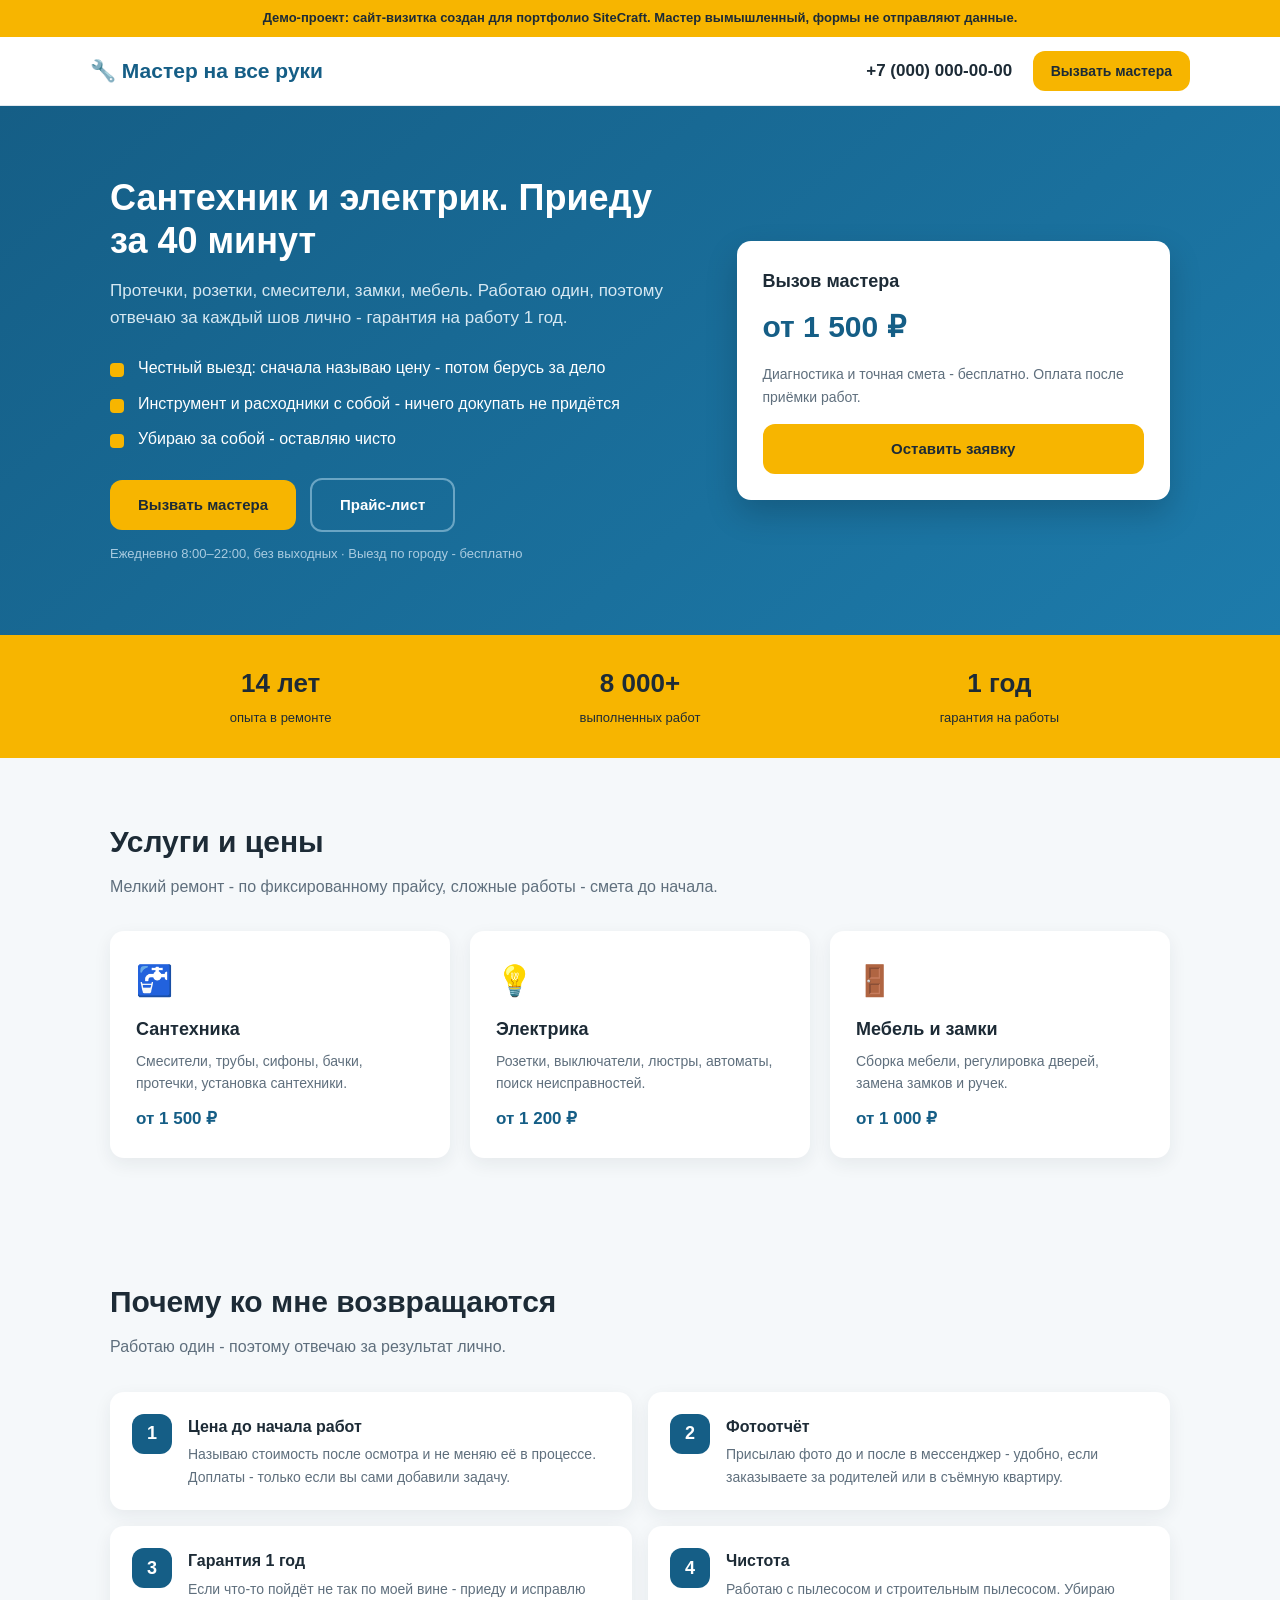
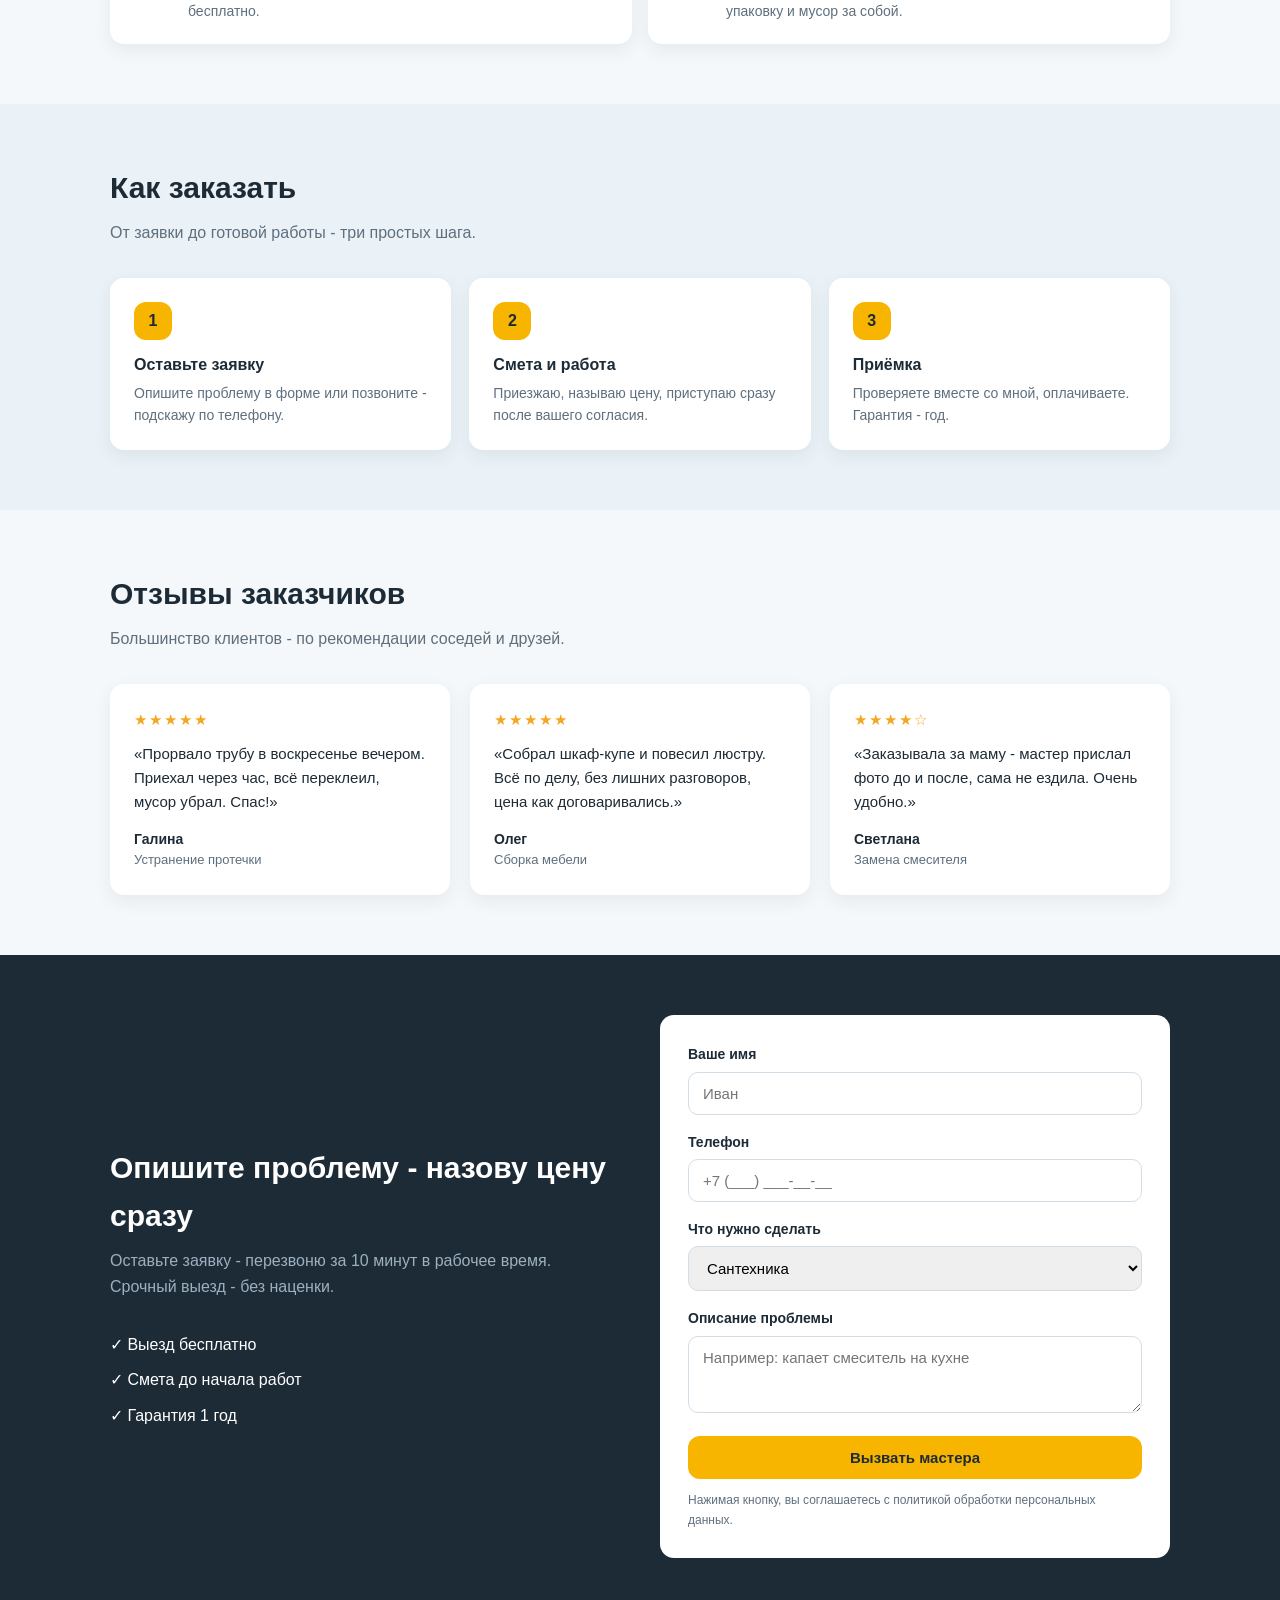
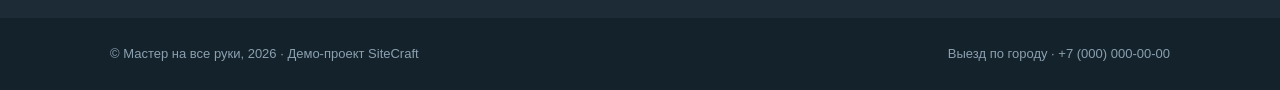
<file: cases/repair.html>
<!DOCTYPE html>
<html lang="ru">
<head>
<meta charset="UTF-8">
<meta name="viewport" content="width=device-width, initial-scale=1.0">
<title>Мастер на все руки - сантехник и электрик | Демо-кейс SiteCraft</title>
<meta name="description" content="Демо-сайт-визитка мастера по ремонту. Проект SiteCraft.">
<link rel="icon" href="data:image/svg+xml,%3Csvg xmlns='http://www.w3.org/2000/svg' viewBox='0 0 32 32'%3E%3Crect width='32' height='32' rx='9' fill='%232E6BFF'/%3E%3Cpath d='M18 5 L9 18 h6 l-3 9 L23 13 h-7 l3 -8 z' fill='white'/%3E%3C/svg%3E">
<link rel="canonical" href="https://fedotov1963-ux.github.io/SiteCraft/cases/repair.html">
<meta property="og:title" content="Мастер на все руки - сантехник и электрик | Демо-кейс SiteCraft">
<meta property="og:description" content="Демо-сайт-визитка мастера по ремонту. Проект SiteCraft.">
<meta property="og:type" content="website">
<meta property="og:url" content="https://fedotov1963-ux.github.io/SiteCraft/cases/repair.html">
<meta property="og:image" content="https://fedotov1963-ux.github.io/SiteCraft/assets/og-image.png">
<meta property="og:locale" content="ru_RU">
<meta property="og:site_name" content="SiteCraft">
<style>
  :root{
    --blue:#155e86; --yellow:#f7b500; --ink:#1d2b36; --muted:#5f6f7d;
    --bg:#f5f8fa; --card:#fff; --radius:14px;
  }
  *{margin:0;padding:0;box-sizing:border-box}
  body{font-family:"Segoe UI",Arial,sans-serif;background:var(--bg);color:var(--ink);line-height:1.6}
  .container{max-width:1100px;margin:0 auto;padding:0 20px}
  a{color:var(--blue);text-decoration:none}
  h2{font-size:30px;margin-bottom:8px}
  .sub{color:var(--muted);margin-bottom:32px}
  .btn{display:inline-block;background:var(--yellow);color:var(--ink);padding:13px 28px;border-radius:12px;font-weight:700;border:none;cursor:pointer;font-size:15px;transition:filter .2s}
  .btn:hover{filter:brightness(.94)}
  .btn.small{padding:9px 18px;font-size:14px}
  .btn.ghost{background:#fff;color:var(--blue);border:2px solid var(--blue)}

  header{background:#fff;border-bottom:1px solid #e2e9ef;position:sticky;top:0;z-index:10}
  .header-in{display:flex;align-items:center;justify-content:space-between;padding:14px 0}
  .logo{font-size:21px;font-weight:700;color:var(--blue)}
  .header-in a.tel{font-weight:700;color:var(--ink);font-size:17px}

  .hero{background:linear-gradient(140deg,#155e86 0%,#1d7bab 100%);color:#fff;padding:70px 0}
  .hero-grid{display:grid;grid-template-columns:1.15fr .85fr;gap:40px;align-items:center}
  .hero h1{font-size:36px;line-height:1.2;margin-bottom:14px}
  .hero p.lead{font-size:17px;color:#d6e8f2;margin-bottom:24px}
  .hero-points{list-style:none;margin-bottom:26px}
  .hero-points li{padding-left:28px;position:relative;margin-bottom:10px}
  .hero-points li::before{content:"";position:absolute;left:0;top:8px;width:14px;height:14px;border-radius:4px;background:var(--yellow)}
  .hero-cta{display:flex;gap:14px;flex-wrap:wrap;align-items:center}
  .hero-note{font-size:13px;color:#a9cbe0;margin-top:12px}
  .hero-card{background:#fff;color:var(--ink);border-radius:var(--radius);padding:26px;box-shadow:0 14px 32px rgba(0,0,0,.18)}
  .hero-card h3{font-size:18px;margin-bottom:8px}
  .hero-card .price{font-size:30px;font-weight:700;color:var(--blue);margin-bottom:12px}
  .hero-card p{font-size:14px;color:var(--muted);margin-bottom:16px}

  .stats{background:var(--yellow);color:var(--ink);padding:28px 0}
  .stats-grid{display:grid;grid-template-columns:repeat(3,1fr);gap:18px;text-align:center}
  .stats b{font-size:26px;display:block}
  .stats span{font-size:13px}

  section{padding:60px 0}
  .cards{display:grid;grid-template-columns:repeat(3,1fr);gap:20px}
  .card{background:var(--card);border-radius:var(--radius);padding:26px;box-shadow:0 6px 18px rgba(29,43,54,.07)}
  .card .ic{font-size:30px;margin-bottom:10px}
  .card h3{font-size:18px;margin-bottom:6px}
  .card p{font-size:14px;color:var(--muted);margin-bottom:10px}
  .card .cost{font-size:17px;font-weight:700;color:var(--blue)}

  .why{display:grid;grid-template-columns:1fr 1fr;gap:16px}
  .why-item{background:#fff;border-radius:var(--radius);padding:22px;box-shadow:0 6px 18px rgba(29,43,54,.07);display:flex;gap:16px}
  .why-item .n{flex:0 0 40px;width:40px;height:40px;border-radius:12px;background:var(--blue);color:#fff;display:flex;align-items:center;justify-content:center;font-weight:700;font-size:18px}
  .why-item b{display:block;margin-bottom:4px}
  .why-item p{font-size:14px;color:var(--muted)}

  .steps{counter-reset:step;background:#eaf2f7}
  .steps-grid{display:grid;grid-template-columns:repeat(3,1fr);gap:18px}
  .step{background:#fff;border-radius:var(--radius);padding:24px;counter-increment:step;box-shadow:0 6px 18px rgba(29,43,54,.07)}
  .step::before{content:counter(step);display:flex;align-items:center;justify-content:center;width:38px;height:38px;border-radius:12px;background:var(--yellow);color:var(--ink);font-weight:700;margin-bottom:12px}
  .step h3{font-size:16px;margin-bottom:4px}
  .step p{font-size:14px;color:var(--muted)}

  .reviews{display:grid;grid-template-columns:repeat(3,1fr);gap:20px}
  .review{background:#fff;border-radius:var(--radius);padding:24px;font-size:15px;box-shadow:0 6px 18px rgba(29,43,54,.07)}
  .review .stars{color:#f5a623;letter-spacing:2px;margin-bottom:10px}
  .review .who{margin-top:14px;font-weight:600;font-size:14px}
  .review .who span{display:block;font-weight:400;color:var(--muted);font-size:13px}

  .cta{background:var(--ink);color:#fff}
  .cta-grid{display:grid;grid-template-columns:1fr 1fr;gap:40px;align-items:center}
  .cta .sub{color:#9db0bf}
  form{background:#fff;border-radius:var(--radius);padding:28px;color:var(--ink)}
  form label{display:block;font-size:14px;font-weight:600;margin-bottom:6px}
  form input,form select,form textarea{width:100%;padding:12px 14px;border:1px solid #d3dde5;border-radius:10px;font-size:15px;margin-bottom:16px;font-family:inherit}
  form input:focus,form select:focus,form textarea:focus{outline:2px solid var(--blue);border-color:transparent}
  form .btn{width:100%}
  form .agree{font-size:12px;color:var(--muted);margin-top:12px;margin-bottom:0}

  footer{background:#14222c;color:#8ba0af;padding:26px 0;font-size:13px}
  .foot{display:flex;justify-content:space-between;gap:20px;flex-wrap:wrap}
  .demo-note{background:var(--yellow);color:var(--ink);text-align:center;padding:8px 12px;font-size:13px;font-weight:700}

  @media(max-width:900px){
    .hero-grid,.cta-grid,.why{grid-template-columns:1fr}
    .cards,.reviews,.steps-grid{grid-template-columns:1fr}
    .stats-grid{grid-template-columns:1fr}
    .hero h1{font-size:28px}
    h2{font-size:24px}
  }
</style>
</head>
<body>

<div class="demo-note">Демо-проект: сайт-визитка создан для портфолио SiteCraft. Мастер вымышленный, формы не отправляют данные.</div>

<header>
  <div class="container header-in">
    <div class="logo">🔧 Мастер на все руки</div>
    <div>
      <a class="tel" href="tel:+70000000000">+7 (000) 000-00-00</a>
      <a href="#zapis" class="btn small" style="margin-left:16px">Вызвать мастера</a>
    </div>
  </div>
</header>

<section class="hero" style="padding:70px 0">
  <div class="container hero-grid">
    <div>
      <h1>Сантехник и электрик. Приеду за 40 минут</h1>
      <p class="lead">Протечки, розетки, смесители, замки, мебель. Работаю один, поэтому отвечаю за каждый шов лично - гарантия на работу 1 год.</p>
      <ul class="hero-points">
        <li>Честный выезд: сначала называю цену - потом берусь за дело</li>
        <li>Инструмент и расходники с собой - ничего докупать не придётся</li>
        <li>Убираю за собой - оставляю чисто</li>
      </ul>
      <div class="hero-cta">
        <a href="#zapis" class="btn">Вызвать мастера</a>
        <a href="#prices" class="btn ghost" style="background:transparent;color:#fff;border-color:#6aa5c4">Прайс-лист</a>
      </div>
      <p class="hero-note">Ежедневно 8:00–22:00, без выходных · Выезд по городу - бесплатно</p>
    </div>
    <div class="hero-card">
      <h3>Вызов мастера</h3>
      <div class="price">от 1 500 ₽</div>
      <p>Диагностика и точная смета - бесплатно. Оплата после приёмки работ.</p>
      <a href="#zapis" class="btn" style="width:100%;text-align:center">Оставить заявку</a>
    </div>
  </div>
</section>

<div class="stats">
  <div class="container stats-grid">
    <div><b>14 лет</b><span>опыта в ремонте</span></div>
    <div><b>8 000+</b><span>выполненных работ</span></div>
    <div><b>1 год</b><span>гарантия на работы</span></div>
  </div>
</div>

<section id="prices">
  <div class="container">
    <h2>Услуги и цены</h2>
    <p class="sub">Мелкий ремонт - по фиксированному прайсу, сложные работы - смета до начала.</p>
    <div class="cards">
      <div class="card">
        <div class="ic">🚰</div>
        <h3>Сантехника</h3>
        <p>Смесители, трубы, сифоны, бачки, протечки, установка сантехники.</p>
        <div class="cost">от 1 500 ₽</div>
      </div>
      <div class="card">
        <div class="ic">💡</div>
        <h3>Электрика</h3>
        <p>Розетки, выключатели, люстры, автоматы, поиск неисправностей.</p>
        <div class="cost">от 1 200 ₽</div>
      </div>
      <div class="card">
        <div class="ic">🚪</div>
        <h3>Мебель и замки</h3>
        <p>Сборка мебели, регулировка дверей, замена замков и ручек.</p>
        <div class="cost">от 1 000 ₽</div>
      </div>
    </div>
  </div>
</section>

<section>
  <div class="container">
    <h2>Почему ко мне возвращаются</h2>
    <p class="sub">Работаю один - поэтому отвечаю за результат лично.</p>
    <div class="why">
      <div class="why-item"><div class="n">1</div><div><b>Цена до начала работ</b><p>Называю стоимость после осмотра и не меняю её в процессе. Доплаты - только если вы сами добавили задачу.</p></div></div>
      <div class="why-item"><div class="n">2</div><div><b>Фотоотчёт</b><p>Присылаю фото до и после в мессенджер - удобно, если заказываете за родителей или в съёмную квартиру.</p></div></div>
      <div class="why-item"><div class="n">3</div><div><b>Гарантия 1 год</b><p>Если что-то пойдёт не так по моей вине - приеду и исправлю бесплатно.</p></div></div>
      <div class="why-item"><div class="n">4</div><div><b>Чистота</b><p>Работаю с пылесосом и строительным пылесосом. Убираю упаковку и мусор за собой.</p></div></div>
    </div>
  </div>
</section>

<section class="steps">
  <div class="container">
    <h2>Как заказать</h2>
    <p class="sub">От заявки до готовой работы - три простых шага.</p>
    <div class="steps-grid">
      <div class="step"><h3>Оставьте заявку</h3><p>Опишите проблему в форме или позвоните - подскажу по телефону.</p></div>
      <div class="step"><h3>Смета и работа</h3><p>Приезжаю, называю цену, приступаю сразу после вашего согласия.</p></div>
      <div class="step"><h3>Приёмка</h3><p>Проверяете вместе со мной, оплачиваете. Гарантия - год.</p></div>
    </div>
  </div>
</section>

<section>
  <div class="container">
    <h2>Отзывы заказчиков</h2>
    <p class="sub">Большинство клиентов - по рекомендации соседей и друзей.</p>
    <div class="reviews">
      <div class="review">
        <div class="stars">★★★★★</div>
        «Прорвало трубу в воскресенье вечером. Приехал через час, всё переклеил, мусор убрал. Спас!»
        <div class="who">Галина<span>Устранение протечки</span></div>
      </div>
      <div class="review">
        <div class="stars">★★★★★</div>
        «Собрал шкаф-купе и повесил люстру. Всё по делу, без лишних разговоров, цена как договаривались.»
        <div class="who">Олег<span>Сборка мебели</span></div>
      </div>
      <div class="review">
        <div class="stars">★★★★☆</div>
        «Заказывала за маму - мастер прислал фото до и после, сама не ездила. Очень удобно.»
        <div class="who">Светлана<span>Замена смесителя</span></div>
      </div>
    </div>
  </div>
</section>

<section class="cta" id="zapis">
  <div class="container cta-grid">
    <div>
      <h2>Опишите проблему - назову цену сразу</h2>
      <p class="sub">Оставьте заявку - перезвоню за 10 минут в рабочее время. Срочный выезд - без наценки.</p>
      <ul style="list-style:none">
        <li style="margin-bottom:10px">✓ Выезд бесплатно</li>
        <li style="margin-bottom:10px">✓ Смета до начала работ</li>
        <li>✓ Гарантия 1 год</li>
      </ul>
    </div>
    <form onsubmit="event.preventDefault();alert('Демо-режим: форма не отправляет данные.');">
      <label for="name">Ваше имя</label>
      <input id="name" type="text" placeholder="Иван" required>
      <label for="phone">Телефон</label>
      <input id="phone" type="tel" placeholder="+7 (___) ___-__-__" required>
      <label for="svc">Что нужно сделать</label>
      <select id="svc">
        <option>Сантехника</option>
        <option>Электрика</option>
        <option>Мебель и замки</option>
        <option>Другое</option>
      </select>
      <label for="comment">Описание проблемы</label>
      <textarea id="comment" rows="3" placeholder="Например: капает смеситель на кухне"></textarea>
      <button class="btn" type="submit">Вызвать мастера</button>
      <p class="agree">Нажимая кнопку, вы соглашаетесь с политикой обработки персональных данных.</p>
    </form>
  </div>
</section>

<footer>
  <div class="container foot">
    <div>© Мастер на все руки, 2026 · Демо-проект SiteCraft</div>
    <div>Выезд по городу · +7 (000) 000-00-00</div>
  </div>
</footer>

</body>
</html>
</file>
<file: css/style.css>
:root {
  --blue: #2E6BFF;
  --blue-dark: #2456CC;
  --lime: #A8F53A;
  --ink: #0E1526;
  --text: #1A1D26;
  --muted: #5C6478;
  --cloud: #F5F7FB;
  --line: #E2E7F0;
  --white: #FFFFFF;
  --green: #1FA97A;
  --txt: 17px;
}

* { margin: 0; padding: 0; box-sizing: border-box; }
html { scroll-behavior: smooth; scroll-snap-type: y proximity; -webkit-text-size-adjust: 100%; }
body { overflow-x: hidden; }
body {
  font-family: 'Golos Text', 'Segoe UI', Arial, sans-serif;
  color: var(--text);
  background: var(--white);
  font-size: 17px;
  line-height: 1.6;
  -webkit-font-smoothing: antialiased;
}
h1, h2, h3 { font-family: 'Unbounded', 'Golos Text', sans-serif; }
.container { max-width: 1120px; margin: 0 auto; padding: 0 24px; }
section { padding: 100px 0; scroll-snap-align: start; scroll-margin-top: 76px; }
footer { scroll-snap-align: end; }

/* ---------- Шапка ---------- */
header {
  position: fixed; top: 0; left: 0; right: 0; z-index: 50;
  transition: background .3s, border-color .3s;
  border-bottom: 1px solid transparent;
}
header.scrolled {
  background: rgba(14, 21, 38, .92);
  border-bottom-color: rgba(255,255,255,.08);
}
.nav {
  display: flex; align-items: center; justify-content: space-between;
  height: 76px; max-width: 1240px; margin: 0 auto; padding: 0 32px;
}
.nav-logo { display: flex; align-items: center; gap: 12px; text-decoration: none; }
.nav-logo .mark {
  width: 38px; height: 38px; border-radius: 11px;
  background: linear-gradient(135deg, #2E6BFF, #6D3DF5);
  display: grid; place-items: center; flex: none;
}
.nav-logo .mark svg { width: 19px; height: 19px; }
.nav-logo span {
  font-family: 'Unbounded', sans-serif; font-weight: 600; font-size: 14px;
  color: var(--white); letter-spacing: .02em;
}
.nav-right { display: flex; align-items: center; gap: 14px; }
.pill {
  display: inline-flex; align-items: center; gap: 10px;
  background: var(--white); color: var(--ink);
  font-family: 'Golos Text', sans-serif; font-weight: 500; font-size: 15px;
  padding: 11px 14px 11px 22px; border-radius: 100px;
  text-decoration: none; border: none; cursor: pointer;
  transition: box-shadow .2s, transform .1s;
}
.pill:hover { box-shadow: 0 6px 20px rgba(0,0,0,.3); }
.pill:active { transform: scale(.98); }
.pill .circle {
  width: 30px; height: 30px; border-radius: 50%;
  background: linear-gradient(135deg, #2E6BFF, #6D3DF5);
  box-shadow: 0 4px 12px rgba(46,107,255,.4);
  display: grid; place-items: center; flex: none;
}
.pill .circle svg { width: 14px; height: 14px; stroke: #fff; }
.burger {
  display: grid; place-items: center;
  width: 42px; height: 42px; border-radius: 50%;
  background: rgba(255,255,255,.12); border: none; cursor: pointer;
}
.burger svg { width: 17px; height: 17px; stroke: #fff; }
.mobile-menu {
  display: none; flex-direction: column; gap: 4px;
  background: rgba(14,21,38,.97); padding: 12px 32px 24px;
  border-bottom: 1px solid rgba(255,255,255,.1);
}
.mobile-menu.open { display: flex; }
.mobile-menu a {
  color: rgba(255,255,255,.85); text-decoration: none; font-size: 16px; padding: 12px 0;
}

/* ---------- Hero ---------- */
.hero {
  position: relative; min-height: 100vh;
  display: flex; flex-direction: column;
  color: var(--white);
  overflow: hidden;
}
.hero-bg {
  position: absolute; inset: 0;
  background: url('../assets/hero-bg.jpg') center / cover no-repeat, var(--ink);
}
.hero-bg::after {
  content: ""; position: absolute; inset: 0;
  background: linear-gradient(180deg, rgba(14,21,38,.45) 0%, rgba(14,21,38,.15) 45%, rgba(14,21,38,.72) 100%);
}
.hero-inner {
  position: relative; z-index: 1; flex: 1;
  display: flex; flex-direction: column; justify-content: center;
  padding: 84px 0 20px;
}
.hero-top {
  position: relative; z-index: 1;
  text-align: center; padding: 0 24px 20px;
}
.hero h1 {
  font-size: clamp(32px, 5vw, 56px); font-weight: 500;
  letter-spacing: -.015em; line-height: 1.12;
  max-width: 900px; margin: 0 auto 16px;
}
/* Вторая строка заголовка - переливающийся градиент */
.grad-text {
  background: linear-gradient(110deg, #A8F53A 0%, #6FD6FF 50%, #A8F53A 100%);
  background-size: 200% 100%;
  -webkit-background-clip: text; background-clip: text;
  color: transparent;
  animation: gradflow 6s ease-in-out infinite;
}
@keyframes gradflow {
  0%, 100% { background-position: 0% 0; }
  50% { background-position: 100% 0; }
}

/* Свечения, плывущие за контентом hero */
.orb {
  position: absolute; border-radius: 50%;
  filter: blur(90px); pointer-events: none;
}
.orb-1 {
  width: 480px; height: 480px; top: -140px; left: -120px;
  background: rgba(46,107,255,.38);
  animation: drift1 14s ease-in-out infinite;
}
.orb-2 {
  width: 420px; height: 420px; bottom: -80px; right: -100px;
  background: rgba(109,61,245,.32);
  animation: drift2 18s ease-in-out infinite;
}
@keyframes drift1 {
  0%, 100% { transform: translate(0, 0); }
  50% { transform: translate(70px, 50px); }
}
@keyframes drift2 {
  0%, 100% { transform: translate(0, 0); }
  50% { transform: translate(-60px, -40px); }
}
.hero .sub {
  display: inline-block;
  font-size: clamp(16px, 2vw, 21px); font-weight: 500;
  line-height: 1.5; color: rgba(255,255,255,.92);
  max-width: 680px; margin: 0 auto;
  background: linear-gradient(120deg, rgba(46,107,255,.16) 0%, rgba(109,61,245,.14) 50%, rgba(46,107,255,.16) 100%);
  background-size: 200% 100%;
  animation: subflow 7s ease-in-out infinite,
             platefloat 6s ease-in-out infinite,
             plateglow 5s ease-in-out infinite;
  backdrop-filter: blur(10px); -webkit-backdrop-filter: blur(10px);
  border: 1px solid rgba(255,255,255,.22);
  border-radius: 16px;
  padding: 13px 22px;
  box-shadow: 0 8px 28px rgba(46,107,255,.18);
}
/* плашка слегка парит над фоном */
@keyframes platefloat {
  0%, 100% { transform: translateY(0); }
  50% { transform: translateY(-4px); }
}
/* мягкое пульсирование свечения и рамки */
@keyframes plateglow {
  0%, 100% {
    box-shadow: 0 8px 28px rgba(46,107,255,.18);
    border-color: rgba(255,255,255,.22);
  }
  50% {
    box-shadow: 0 12px 36px rgba(109,61,245,.35), 0 0 18px rgba(168,245,58,.12);
    border-color: rgba(168,245,58,.4);
  }
}
@keyframes subflow {
  0%, 100% { background-position: 0% 0; }
  50% { background-position: 100% 0; }
}

/* Калькулятор */
.calc-wrap { position: relative; z-index: 1; padding: 0 24px 36px; }
.calc {
  max-width: 780px; margin: 0 auto;
  display: grid; grid-template-columns: 1.15fr 1fr;
  border-radius: 20px; overflow: hidden;
  box-shadow: 0 30px 80px rgba(5,10,25,.5);
}
.calc-input {
  background: rgba(255,255,255,.97);
  padding: 24px 32px;
}
.calc-input h3 {
  font-family: 'Golos Text', sans-serif; font-size: 15px; font-weight: 500;
  color: var(--muted); margin-bottom: 14px;
}
.stepper-row {
  display: flex; align-items: center; justify-content: space-between; gap: 12px;
  padding: 10px 0; border-top: 1px solid var(--line);
}
.stepper-row:first-of-type { border-top: none; }
.stepper-row .lbl { font-size: 15px; color: var(--muted); }
.stepper { display: flex; align-items: center; gap: 16px; }
.stepper button {
  width: 34px; height: 34px; border-radius: 50%;
  border: 1.5px solid var(--line); background: var(--white);
  font-size: 19px; color: var(--text); cursor: pointer; line-height: 1;
  transition: border-color .2s, background .2s;
  display: grid; place-items: center;
}
.stepper button:hover { border-color: var(--blue); color: var(--blue); }
.stepper .val {
  font-family: 'Unbounded', sans-serif; font-size: 15px; font-weight: 600;
  min-width: 118px; text-align: center; white-space: nowrap;
  color: var(--text);
}
.calc-input .hint { margin-top: 12px; font-size: 12.5px; color: var(--muted); }
.calc-out {
  background: rgba(14,21,38,.55);
  backdrop-filter: blur(14px); -webkit-backdrop-filter: blur(14px);
  border-left: 1px solid rgba(255,255,255,.14);
  padding: 24px 32px; color: var(--white);
  display: flex; flex-direction: column; justify-content: center;
}
.calc-out .lbl { font-size: 13px; color: rgba(255,255,255,.6); margin-bottom: 4px; }
.calc-out .big {
  font-family: 'Unbounded', sans-serif; font-size: 34px; font-weight: 600;
  line-height: 1.15; margin-bottom: 6px;
}
.calc-out .big small { font-size: 16px; font-weight: 500; color: rgba(255,255,255,.6); }
#termOut { font-size: 26px; }
.calc-out .note { font-size: 12.5px; color: rgba(255,255,255,.55); margin-top: 10px; }
.calc-out .btn { margin-top: 16px; align-self: flex-start; }

.btn {
  display: inline-block; border: none; cursor: pointer; text-decoration: none;
  font-family: 'Golos Text', sans-serif; font-weight: 500; font-size: 15px;
  padding: 13px 26px; border-radius: 12px;
  transition: background .2s, box-shadow .2s, transform .1s;
}
.btn-primary {
  position: relative; overflow: hidden;
  background: linear-gradient(120deg, #2E6BFF 0%, #6D3DF5 50%, #2E6BFF 100%);
  background-size: 200% 100%;
  background-position: 0% 0;
  color: var(--white);
  box-shadow: 0 8px 24px rgba(46,107,255,.35), 0 2px 8px rgba(109,61,245,.25);
  transition: background-position .5s ease, box-shadow .2s, transform .1s, filter .2s;
}
.btn-primary:hover {
  background-position: 100% 0;
  box-shadow: 0 12px 32px rgba(46,107,255,.5), 0 4px 12px rgba(109,61,245,.35);
}
.btn-primary:active { transform: scale(.98); }
/* блик, пробегающий по кнопке при наведении */
.btn-primary::after {
  content: ""; position: absolute; top: 0; left: -80%;
  width: 50%; height: 100%;
  background: linear-gradient(100deg, transparent, rgba(255,255,255,.35), transparent);
  transform: skewX(-20deg);
  transition: left .6s ease;
  pointer-events: none;
}
.btn-primary:hover::after { left: 130%; }
.btn-ghost-dark {
  background: transparent; color: var(--white);
  border: 1.5px solid rgba(255,255,255,.4);
}
.btn-ghost-dark:hover { background: rgba(255,255,255,.1); }

/* ---------- Секции ---------- */
.section-head { text-align: center; max-width: 640px; margin: 0 auto 64px; }
.section-label { font-size: 15px; color: var(--blue); font-weight: 500; margin-bottom: 14px; }
h2 { font-size: clamp(25px, 3.4vw, 38px); font-weight: 600; line-height: 1.22; }
.section-sub { color: var(--muted); margin-top: 16px; font-size: var(--txt); }

/* Этапы */
.steps-grid { display: grid; grid-template-columns: repeat(3, 1fr); gap: 40px; }
.step { border-top: 2px solid var(--ink); padding-top: 22px; }
.step .num {
  font-family: 'Unbounded', sans-serif; font-size: 14px; font-weight: 600;
  color: var(--blue); display: block; margin-bottom: 14px;
}
.step h3 { font-size: 19px; font-weight: 600; margin-bottom: 10px; }
.step p { color: var(--muted); font-size: var(--txt); }

/* Услуги */
.services { background: var(--cloud); }
.svc-list { max-width: 880px; margin: 0 auto; }
.svc {
  display: grid; grid-template-columns: 56px 1fr auto; gap: 28px; align-items: start;
  padding: 32px 8px; border-top: 1px solid var(--line);
  transition: background .2s;
}
.svc:hover { background: rgba(46,107,255,.03); }
.svc:last-child { border-bottom: 1px solid var(--line); }
.svc .icon {
  width: 52px; height: 52px; border-radius: 14px;
  background: var(--white); border: 1px solid var(--line);
  display: grid; place-items: center;
}
.svc .icon svg { width: 24px; height: 24px; stroke: var(--blue); }
.svc h3 { font-size: 19px; font-weight: 600; margin-bottom: 8px; }
.svc p { color: var(--muted); font-size: var(--txt); max-width: 560px; }
.svc .tag {
  font-family: 'Unbounded', sans-serif; font-size: 13px; font-weight: 600;
  color: var(--blue); white-space: nowrap; padding-top: 6px;
}

/* Кейсы */
.cases { display: grid; grid-template-columns: repeat(3, 1fr); gap: 24px; }
.case { border: 1px solid var(--line); border-radius: 18px; padding: 32px 30px; transition: border-color .2s; }
.case:hover { border-color: #C6D2E8; }
.case .who { font-size: 14px; color: var(--muted); margin-bottom: 22px; }
.case .metric { font-family: 'Unbounded', sans-serif; font-size: 30px; font-weight: 600; color: var(--blue); }
.case .what { margin-top: 10px; font-size: var(--txt); }
.case .term { margin-top: 18px; font-size: 13px; color: var(--muted); border-top: 1px solid var(--line); padding-top: 14px; }
.cases-note { max-width: 720px; margin: 26px auto 0; text-align: center; font-size: 13.5px; color: var(--muted); }

/* Автор */
.author { background: var(--cloud); }
.author-box {
  max-width: 880px; margin: 0 auto;
  display: grid; grid-template-columns: 300px 1fr; gap: 52px; align-items: start;
  background: var(--white); border: 1px solid var(--line); border-radius: 20px;
  padding: 48px;
}
.author-photo {
  aspect-ratio: 1; border-radius: 16px;
  background: linear-gradient(135deg, #2E6BFF, #6D3DF5);
  display: grid; place-items: center;
  font-family: 'Unbounded', sans-serif; font-size: 62px; font-weight: 600; color: var(--white);
}
.author-box h3 { font-size: 23px; margin-bottom: 12px; }
.author-box p { color: var(--muted); margin-bottom: 12px; font-size: var(--txt); }
.requisites { list-style: none; margin-top: 20px; font-size: 14px; color: var(--muted); }
.requisites li { padding: 9px 0; border-top: 1px solid var(--line); }
.requisites b { color: var(--text); font-weight: 500; }

/* Цены */
.pricing { display: grid; grid-template-columns: repeat(3, 1fr); gap: 24px; }
.price-card {
  border: 1px solid var(--line); border-radius: 18px; padding: 36px 30px;
  display: flex; flex-direction: column; transition: border-color .2s;
}
.price-card:hover { border-color: #C6D2E8; }
.price-card.featured { background: var(--ink); color: var(--white); border-color: var(--ink); }
.price-card h3 { font-size: 18px; margin-bottom: 8px; }
.price-card .for { font-size: 14px; color: var(--muted); margin-bottom: 24px; }
.price-card.featured .for { color: rgba(255,255,255,.55); }
.price { font-family: 'Unbounded', sans-serif; font-size: 25px; font-weight: 600; margin-bottom: 24px; }
.price small { font-family: 'Golos Text', sans-serif; font-size: 14px; font-weight: 400; color: var(--muted); }
.price-card.featured .price small { color: rgba(255,255,255,.55); }
.price-card ul { list-style: none; margin-bottom: 30px; flex: 1; }
.price-card li { padding: 8px 0 8px 26px; position: relative; font-size: var(--txt); }
.price-card li::before {
  content: ""; position: absolute; left: 0; top: 15px;
  width: 13px; height: 7px;
  border-left: 2px solid var(--green); border-bottom: 2px solid var(--green);
  transform: rotate(-45deg);
}
.price-card .btn { text-align: center; }
.price-card.featured .btn-primary {
  background: linear-gradient(120deg, #A8F53A 0%, #6FE32E 50%, #A8F53A 100%);
  background-size: 200% 100%;
  background-position: 0% 0;
  color: var(--ink);
  box-shadow: 0 8px 24px rgba(168,245,58,.35), 0 2px 8px rgba(168,245,58,.2);
  transition: background-position .5s ease, box-shadow .2s, transform .1s;
}
.price-card.featured .btn-primary:hover {
  background-position: 100% 0;
  box-shadow: 0 12px 32px rgba(168,245,58,.5);
}

/* FAQ */
.faq { max-width: 760px; margin: 0 auto; }
details { border-bottom: 1px solid var(--line); padding: 22px 4px; }
summary {
  cursor: pointer; font-weight: 500; font-size: 17px; list-style: none;
  display: flex; justify-content: space-between; align-items: center; gap: 16px;
}
summary::-webkit-details-marker { display: none; }
summary::after {
  content: ""; flex: none; width: 11px; height: 11px;
  border-right: 2px solid var(--blue); border-bottom: 2px solid var(--blue);
  transform: rotate(45deg); transition: transform .25s;
}
details[open] summary::after { transform: rotate(-135deg); }
details p { color: var(--muted); padding-top: 14px; max-width: 660px; font-size: var(--txt); }

/* Финальный CTA */
.final { background: var(--ink); color: var(--white); text-align: center; position: relative; overflow: hidden; }
.final::before {
  content: ""; position: absolute; width: 760px; height: 760px;
  top: -480px; left: 50%; transform: translateX(-50%);
  background: radial-gradient(circle, rgba(46,107,255,.4), transparent 62%);
  filter: blur(70px);
}
.final .container { position: relative; z-index: 1; }
.final h2 { margin: 0 auto 20px; max-width: 620px; }
.final p { color: rgba(255,255,255,.65); max-width: 500px; margin: 0 auto 36px; font-size: var(--txt); }
.final .actions { display: flex; gap: 16px; justify-content: center; flex-wrap: wrap; }
.final .fine { margin-top: 22px; font-size: 14px; color: rgba(255,255,255,.45); }

/* Подвал - сливово-фиолетовый градиент, отличается от тёмно-синего блока CTA */
footer {
  background: linear-gradient(180deg, #1B1240 0%, #120C26 100%);
  border-top: 1px solid rgba(109,61,245,.35);
  color: rgba(255,255,255,.6); padding: 46px 0; font-size: 14px;
}
.footer-grid { display: flex; justify-content: space-between; gap: 32px; flex-wrap: wrap; }
footer a { color: rgba(255,255,255,.7); text-decoration: none; }
footer a:hover { color: var(--white); }
.footer-links { display: flex; gap: 24px; list-style: none; flex-wrap: wrap; }

:focus-visible { outline: 2px solid var(--blue); outline-offset: 3px; border-radius: 4px; }

@media (max-width: 900px) {
  :root { --txt: 15px; }
  /* каждый блок целиком на экране, жёсткое прилипание к границе экрана */
  html { scroll-snap-type: y mandatory; }
  /* подвал - тоже полноценный экран */
  footer {
    min-height: 100svh; scroll-snap-align: start;
    display: flex; flex-direction: column; justify-content: center;
    padding: 76px 0 12px;
  }
  footer .footer-grid { flex-direction: column; gap: 26px; }
  section { padding: 68px 0; }
  .nav { padding: 0 20px; height: 64px; }
  .nav-logo .mark { width: 32px; height: 32px; border-radius: 9px; }
  .nav-right .pill span { display: none; }
  .nav-right .pill { padding: 8px; }
  /* hero целиком в один экран телефона */
  .hero { min-height: 100svh; }
  .hero-inner { padding: 76px 0 10px; }
  .hero-top { padding: 0 16px 12px; }
  .hero h1 { font-size: clamp(23px, 7vw, 28px); margin-bottom: 8px; }
  .hero .sub { font-size: 12.5px; padding: 8px 12px; line-height: 1.4; }
  .calc-wrap { padding: 0 16px 8px; }
  .calc { grid-template-columns: 1fr; border-radius: 16px; }
  .calc-input { padding: 10px 14px; }
  .calc-input h3 { font-size: 12.5px; margin-bottom: 4px; }
  .stepper-row { flex-wrap: nowrap; padding: 5px 0; gap: 8px; }
  .stepper-row .lbl { font-size: 13px; }
  .stepper { gap: 8px; margin-left: auto; flex: none; }
  .stepper button { width: 28px; height: 28px; font-size: 16px; }
  .stepper .val { min-width: 68px; font-size: 12px; }
  .calc-input .hint { margin-top: 6px; font-size: 10.5px; line-height: 1.35; }
  /* оценка и срок - в одну строку, кнопка во всю ширину, всё видно без скролла */
  .calc-out {
    padding: 10px 16px 12px; border-left: none; border-top: 1px solid rgba(255,255,255,.14);
    display: grid; grid-template-columns: auto 1fr; column-gap: 14px; align-items: center;
  }
  .calc-out .lbl { font-size: 11px; margin-bottom: 0; }
  .calc-out .big { font-size: 20px; margin-bottom: 0; justify-self: end; }
  .calc-out .big small { font-size: 11px; }
  .calc-out .note {
    grid-column: 1 / -1; font-size: 10.5px; margin-top: 6px; line-height: 1.35;
    display: -webkit-box; -webkit-line-clamp: 2; -webkit-box-orient: vertical; overflow: hidden;
  }
  .calc-out .btn {
    grid-column: 1 / -1; justify-self: stretch; text-align: center;
    margin-top: 8px; padding: 9px 16px; font-size: 13.5px;
  }
  /* на совсем низких экранах убираем второстепенные подписи */
  @media (max-height: 680px) {
    .calc-input .hint, .calc-out .note { display: none; }
    .hero-inner { padding-top: 70px; }
  }
  /* один блок - один экран телефона, блок по центру экрана.
     Верхний отступ = высота шапки: текст никогда не уходит под бренд */
  section {
    min-height: 100svh; scroll-margin-top: 0;
    display: flex; flex-direction: column; justify-content: center;
    padding: 76px 0 12px;
  }
  section > .container { width: 100%; }
  .section-head { margin-bottom: 26px; }
  .section-label { font-size: 12.5px; margin-bottom: 8px; }
  h2 { font-size: clamp(20px, 5.4vw, 26px); }
  .section-sub { margin-top: 10px; line-height: 1.5; }
  /* этапы */
  .steps-grid { grid-template-columns: 1fr; gap: 20px; }
  .step { padding-top: 12px; }
  .step .num { font-size: 12px; margin-bottom: 6px; }
  .step h3 { font-size: 16px; margin-bottom: 4px; }
  .step p { line-height: 1.5; }
  /* услуги */
  .cases { grid-template-columns: 1fr; gap: 12px; }
  .svc { grid-template-columns: 36px 1fr; gap: 12px; padding: 10px 4px; }
  .svc .icon { width: 34px; height: 34px; border-radius: 9px; }
  .svc .icon svg { width: 17px; height: 17px; }
  .svc h3 { font-size: 14.5px; margin-bottom: 2px; }
  .svc p { font-size: var(--txt); line-height: 1.45; }
  .svc .tag { grid-column: 2; font-size: 11px; padding-top: 2px; }
  /* кейсы */
  .case { padding: 14px 16px; border-radius: 14px; }
  .case .who { font-size: 12px; margin-bottom: 6px; }
  .case .metric { font-size: 22px; }
  .case .what { margin-top: 4px; line-height: 1.4; font-size: var(--txt); }
  .case .term { font-size: 11px; margin-top: 8px; padding-top: 6px; }
  .cases-note { font-size: 11.5px; margin-top: 10px; }
  /* автор */
  .author-box { grid-template-columns: 1fr; padding: 20px; gap: 16px; }
  .author-photo { max-width: 110px; font-size: 34px; border-radius: 12px; }
  .author-box h3 { font-size: 18px; margin-bottom: 6px; }
  .author-box p { line-height: 1.5; margin-bottom: 8px; font-size: var(--txt); }
  .requisites { font-size: 12px; margin-top: 10px; }
  .requisites li { padding: 6px 0; }
  /* цены - карточки листаются горизонтально, каждая на экран */
  .pricing {
    display: flex; gap: 14px;
    overflow-x: auto; scroll-snap-type: x mandatory;
    padding: 4px 2px 12px;
    -webkit-overflow-scrolling: touch; scrollbar-width: none;
  }
  .pricing::-webkit-scrollbar { display: none; }
  .price-card { min-width: min(84%, 330px); scroll-snap-align: center; padding: 22px 20px; }
  .price-card .for { font-size: 12.5px; margin-bottom: 14px; }
  .price { font-size: 20px; margin-bottom: 14px; }
  .price-card ul { margin-bottom: 16px; }
  .price-card li { padding: 5px 0 5px 24px; font-size: var(--txt); }
  .price-card li::before { top: 12px; }
  .price-card .btn { padding: 11px; font-size: 14px; }
  /* faq */
  details { padding: 13px 4px; }
  summary { font-size: 14.5px; }
  details p { padding-top: 8px; font-size: var(--txt); }
  /* финальный блок с формой */
  .final { padding: 76px 0 12px; }
  .final h2 { font-size: clamp(18px, 5vw, 22px); margin-bottom: 12px; }
  .final h2 + p { margin: 0 auto 16px; }
  .final p { font-size: var(--txt); }
  .final form { gap: 8px; margin-bottom: 14px; }
  .final input[type="text"], .final input[type="tel"], .final textarea { padding: 10px 14px; font-size: 14px; }
  .final form .btn { padding: 10px; min-width: 200px; }
  .final .actions { gap: 10px; margin-bottom: 0; }
  .final .fine { margin-top: 12px; font-size: 12.5px; }
}

/* ---------- Компьютер: один блок - один экран ---------- */
@media (min-width: 901px) {
  :root { --txt: clamp(17px, 1.35vw, 26px); }
  /* секции прилипают к самому верху окна: фиксированная шапка плавает
     поверх верхнего отступа секции, а контент центрируется строго
     в видимой области под шапкой - без обрезки низа */
  html { scroll-snap-type: y mandatory; scroll-padding-top: 0; }
  /* каждая секция целиком на экране; padding-top = высоте шапки */
  body > section:not(.hero) {
    min-height: 100vh; scroll-margin-top: 0;
    display: flex; flex-direction: column; justify-content: center;
    padding: 76px 0 24px;
  }
  body > section:not(.hero) > .container { width: 100%; }
  /* блок с формой заявки и подвал - один общий экран */
  .tail {
    min-height: 100vh; scroll-snap-align: start; scroll-margin-top: 0;
    display: flex; flex-direction: column; justify-content: center;
    padding: 76px 0 24px;
    background: var(--ink);
  }
  .tail .final { min-height: 0; padding: 0; scroll-snap-align: none; }
  /* блок с формой компактнее, чтобы подвал получился шире */
  .tail .final h2 { margin-bottom: 14px; }
  .tail .final h2 + p { margin: 0 auto 24px; }
  .tail .final form { margin-bottom: 22px; }
  .tail .final .fine { margin-top: 16px; }
  /* подвал - широкая полоса внизу общего экрана */
  .tail footer {
    scroll-snap-align: none; margin-top: 28px;
    padding: 26px 0 24px; font-size: 15px;
    border-top: 1px solid rgba(255,255,255,.14);
  }
  .tail .footer-grid { width: 100%; align-items: flex-start; }
  .tail .footer-links { gap: 30px; }
  /* ---------- Крупный текст, соразмерный ширине окна ---------- */
  body { font-size: clamp(17px, 1.35vw, 26px); }
  .container { max-width: 1280px; }
  .nav-logo span { font-size: 16px; }
  .pill { font-size: 15px; padding: 10px 12px 10px 20px; }
  .pill .circle { width: 28px; height: 28px; }
  .pill .circle svg { width: 13px; height: 13px; }
  /* кнопка "Смотреть, что входит" - во всю ширину блока оценки */
  .calc-out .btn {
    align-self: stretch; text-align: center;
    font-size: 17px; padding: 15px 26px;
  }
  .section-head { max-width: 840px; margin-bottom: 30px; }
  .section-label { font-size: clamp(17px, 1.3vw, 23px); margin-bottom: 10px; }
  h2 { font-size: clamp(30px, 3.6vw, 52px); }
  .section-sub { font-size: var(--txt); margin-top: 12px; }
  /* этапы */
  .step .num { font-size: 16px; }
  .step h3 { font-size: clamp(19px, 1.5vw, 25px); }
  .step p { font-size: var(--txt); }
  /* услуги - три колонки, последняя карточка шире: два ряда вместо трёх,
     секция целиком влезает в экран, текст полного размера без зума */
  .svc-list { max-width: none; display: grid; grid-template-columns: 1fr 1fr 1fr; gap: 16px; }
  .svc {
    grid-template-columns: 52px 1fr; gap: 20px; align-items: start;
    padding: 16px 24px; border: 1px solid var(--line); border-radius: 18px;
  }
  .svc .icon { width: 48px; height: 48px; }
  .svc .icon svg { width: 22px; height: 22px; }
  .svc h3 { font-size: clamp(19px, 1.5vw, 25px); margin-bottom: 4px; }
  .svc p { font-size: var(--txt); max-width: none; line-height: 1.5; }
  .svc .tag { grid-column: 2; font-size: clamp(15px, 1.15vw, 19px); padding-top: 4px; }
  .svc:last-child { grid-column: auto / span 2; justify-self: stretch; max-width: none; width: auto; }
  /* кейсы */
  .case .who { font-size: clamp(15px, 1.1vw, 18px); }
  .case .metric { font-size: clamp(30px, 2.4vw, 42px); }
  .case .what { font-size: var(--txt); }
  .case .term { font-size: clamp(14px, 1vw, 17px); }
  .cases-note { font-size: clamp(14px, 1.05vw, 17px); }
  /* автор - карточка на всю ширину страницы, вертикально компактнее:
     на обычных экранах масштаб не нужен, текст - как в "Как работаем" */
  #author { padding: 76px 0 20px; }
  .author-box { max-width: none; padding: 24px 36px; grid-template-columns: 240px 1fr; gap: 32px; }
  .author-box h3 { font-size: clamp(23px, 1.8vw, 30px); margin-bottom: 8px; }
  .author-box p { font-size: var(--txt); margin-bottom: 8px; }
  .author-photo { font-size: 50px; }
  .requisites { font-size: clamp(15px, 1.15vw, 18.5px); margin-top: 12px; }
  .requisites li { padding: 6px 0; }
  /* цены - карточки шире, текст крупнее, кнопка компактная */
  .price-card { padding: 16px 28px; }
  .price-card h3 { font-size: clamp(20px, 1.5vw, 26px); }
  .price-card .for { font-size: clamp(15.5px, 1.15vw, 19px); margin-bottom: 8px; }
  .price { font-size: clamp(26px, 2.1vw, 36px); margin-bottom: 8px; }
  .price small { font-size: clamp(14px, 1.05vw, 17.5px); }
  .price-card ul { margin-bottom: 8px; }
  .price-card li { font-size: var(--txt); padding: 3px 0 3px 30px; line-height: 1.38; }
  .price-card li::before { top: 12px; width: 15px; height: 9px; }
  .price-card .btn {
    align-self: center; font-size: clamp(16px, 1.2vw, 20px); padding: 10px 26px;
  }
  /* faq */
  .faq { max-width: 940px; }
  summary { font-size: clamp(18px, 1.4vw, 23px); }
  details { padding: 16px 4px; }
  details p { font-size: var(--txt); max-width: none; }
  /* форма обратной связи - шире, текст крупнее */
  .final h2 { max-width: 820px; font-size: clamp(28px, 2.8vw, 44px); }
  .final p { max-width: 700px; font-size: var(--txt); }
  /* подвал */
  .tail footer { font-size: 18px; }
  .tail .footer-links { gap: 36px; }
}

/* Плавное появление блоков (всплывают на экране) */
/* лёгкое появление: короткое и незаметное - при пролистывании блоки
   не "плывут", а аккуратно проявляются */
.reveal { opacity: 0; transform: translateY(10px); transition: opacity .35s ease, transform .35s ease; }
.reveal.visible { opacity: 1; transform: none; }

/* Форма заявки в финальном блоке */
.final form { max-width: 520px; margin: 0 auto 30px; display: flex; flex-direction: column; gap: 12px; }
.final input[type="text"], .final input[type="tel"], .final input[type="email"], .final textarea {
  width: 100%; background: rgba(255,255,255,.08);
  border: 1.5px solid rgba(255,255,255,.25); border-radius: 12px;
  color: var(--white); font: inherit; font-size: 15px;
  padding: 12px 16px; resize: vertical;
}
.final input::placeholder, .final textarea::placeholder { color: rgba(255,255,255,.45); }
.final input:focus, .final textarea:focus { outline: none; border-color: var(--lime); }
.final .consent {
  display: flex; align-items: center; justify-content: center; gap: 8px;
  font-size: 12.5px; color: rgba(255,255,255,.6); cursor: pointer; text-align: left;
}
.final .consent input { width: 16px; height: 16px; accent-color: var(--lime); flex: none; }
.final form .btn { align-self: center; min-width: 240px; }
.final p.form-status { margin: 0 auto; }
.form-status { margin: 0; font-size: 14px; min-height: 20px; }
.form-status.ok { color: var(--lime); }
.form-status.err { color: #FF9A9A; }

/* Подсветка карточки, к которой ведёт кнопка калькулятора */
.price-card { transition: border-color .3s, box-shadow .3s; }
.price-card.flash {
  border-color: var(--lime);
  box-shadow: 0 0 0 3px rgba(168,245,58,.4), 0 20px 50px rgba(46,107,255,.25);
}
.price-card.featured.flash {
  border-color: var(--lime);
  box-shadow: 0 0 0 3px rgba(168,245,58,.5), 0 20px 50px rgba(168,245,58,.25);
}

/* Низкие экраны телефонов (браузерная панель съедает высоту) - ещё компактнее */
@media (max-width: 900px) and (max-height: 760px) {
  :root { --txt: 13px; }
  section { padding: 76px 0 10px; }
  .section-head { margin-bottom: 18px; }
  h2 { font-size: clamp(18px, 5vw, 23px); }
  .section-sub { margin-top: 8px; }
  /* этапы */
  .steps-grid { gap: 12px; }
  .step { padding-top: 8px; }
  .step .num { font-size: 11.5px; margin-bottom: 4px; }
  .step h3 { font-size: 15px; margin-bottom: 2px; }
  .step p { line-height: 1.45; }
  /* услуги */
  .svc { padding: 6px 4px; gap: 10px; }
  .svc .icon { width: 32px; height: 32px; border-radius: 8px; }
  .svc .icon svg { width: 16px; height: 16px; }
  .svc h3 { font-size: 14px; margin-bottom: 1px; }
  .svc .tag { font-size: 10.5px; padding-top: 1px; }
  /* кейсы */
  .cases { gap: 8px; }
  .case { padding: 10px 14px; }
  .case .who {
    font-size: 11.5px; margin-bottom: 4px;
    display: -webkit-box; -webkit-line-clamp: 1; -webkit-box-orient: vertical; overflow: hidden;
  }
  .case .metric { font-size: 20px; }
  .case .what { margin-top: 2px; line-height: 1.4; }
  .case .term { font-size: 10.5px; margin-top: 6px; padding-top: 5px; }
  .cases-note { font-size: 11px; margin-top: 8px; }
  /* автор */
  .author-photo { display: none; }
  .author-box { padding: 16px; gap: 10px; }
  .author-box h3 { font-size: 16px; margin-bottom: 4px; }
  .author-box p { line-height: 1.45; margin-bottom: 6px; }
  .requisites { font-size: 11.5px; margin-top: 6px; }
  .requisites li { padding: 4px 0; }
  /* цены */
  .price-card { padding: 16px 18px; }
  .price-card .for { font-size: 12px; margin-bottom: 10px; }
  .price { font-size: 18px; margin-bottom: 10px; }
  .price-card ul { margin-bottom: 12px; }
  .price-card li { padding: 4px 0 4px 22px; }
  .price-card li::before { top: 10px; }
  .price-card .btn { padding: 9px; font-size: 13px; }
  /* faq */
  details { padding: 10px 4px; }
  summary { font-size: 13.5px; }
  details p { padding-top: 6px; }
  /* контакты с формой */
  .final { padding: 76px 0 10px; }
  .final h2 { font-size: 18px; margin-bottom: 8px; }
  .final h2 + p { margin: 0 auto 10px; }
  .final form { gap: 7px; margin-bottom: 10px; }
  .final input[type="text"], .final input[type="tel"], .final textarea { padding: 8px 14px; font-size: 13.5px; }
  .final .consent { font-size: 11.5px; }
  .final form .btn { padding: 9px; min-width: 180px; font-size: 13.5px; }
  .final .actions { gap: 8px; }
  .final .actions .btn { padding: 10px 18px; font-size: 13.5px; }
  .final .fine { margin-top: 8px; font-size: 11.5px; }
}

/* ---------- Компьютер: форма обратной связи крупная и широкая ---------- */
@media (min-width: 901px) {
  .final form { max-width: 820px; }
  .final input[type="text"], .final input[type="tel"], .final input[type="email"], .final textarea { font-size: 18px; padding: 15px 20px; }
  .final .consent { font-size: 15px; }
  .final .fine { font-size: 16px; }
  .final form .btn { min-width: 360px; font-size: 18px; padding: 17px 34px; }
  .final .actions .btn { font-size: 18px; padding: 16px 34px; }
  .form-status { font-size: 17px; }
}

/* Компьютер с невысоким окном: форма с подвалом компактнее, чтобы всё помещалось */
@media (min-width: 901px) and (max-height: 980px) {
  .tail { padding: 80px 0 16px; }
  .tail .final h2 { font-size: clamp(22px, 2.1vw, 32px); margin-bottom: 10px; }
  .tail .final h2 + p { margin-bottom: 16px; }
  .tail .final form { gap: 9px; margin-bottom: 14px; }
  .tail .final input[type="text"], .tail .final input[type="tel"], .tail .final input[type="email"], .tail .final textarea { padding: 11px 16px; font-size: 16px; }
  .tail .final .consent { font-size: 13.5px; }
  .tail .final form .btn { padding: 13px 28px; min-width: 320px; font-size: 17px; }
  .tail .final .actions .btn { padding: 12px 26px; font-size: 17px; }
  .tail .final .fine { margin-top: 10px; font-size: 14px; }
  .tail footer { margin-top: 22px; padding: 20px 0 16px; font-size: 15.5px; }
}

@media (prefers-reduced-motion: reduce) {
  html { scroll-behavior: auto; }
  * { transition: none !important; animation: none !important; }
}
</file>
